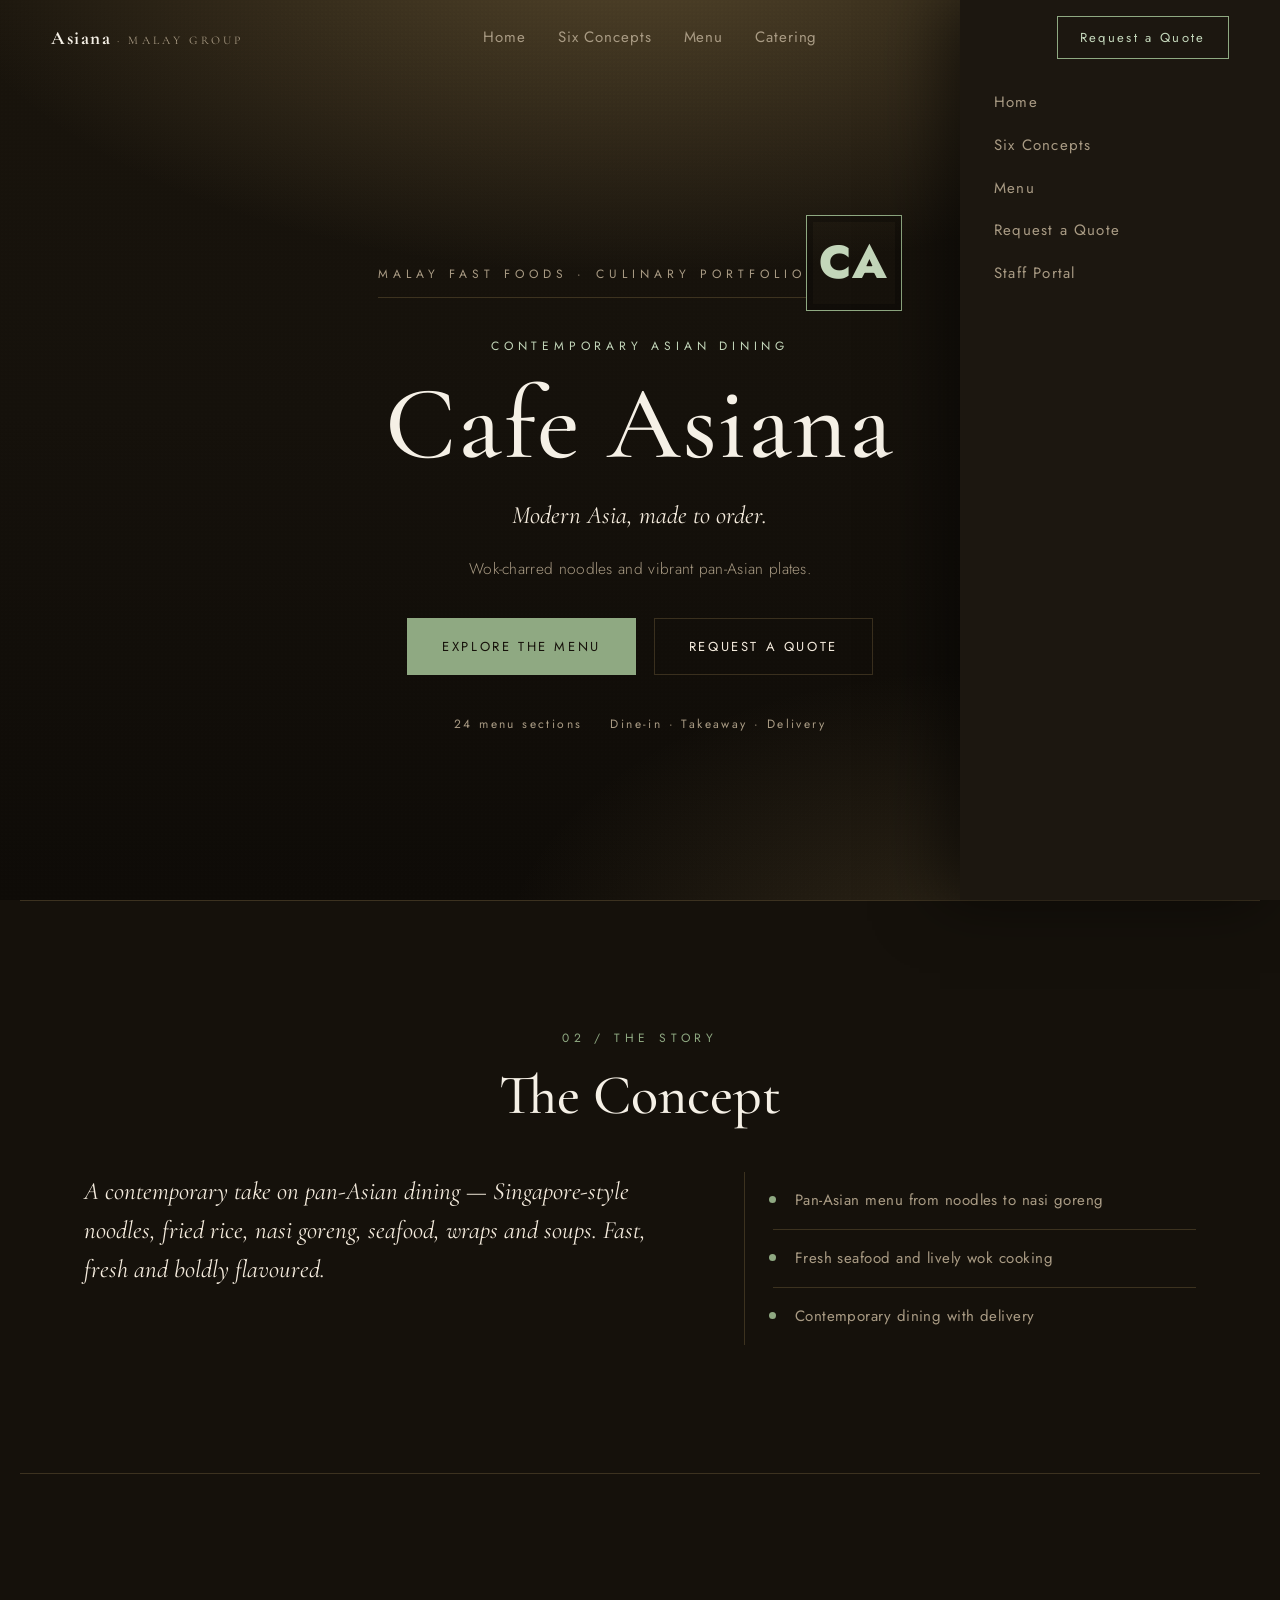
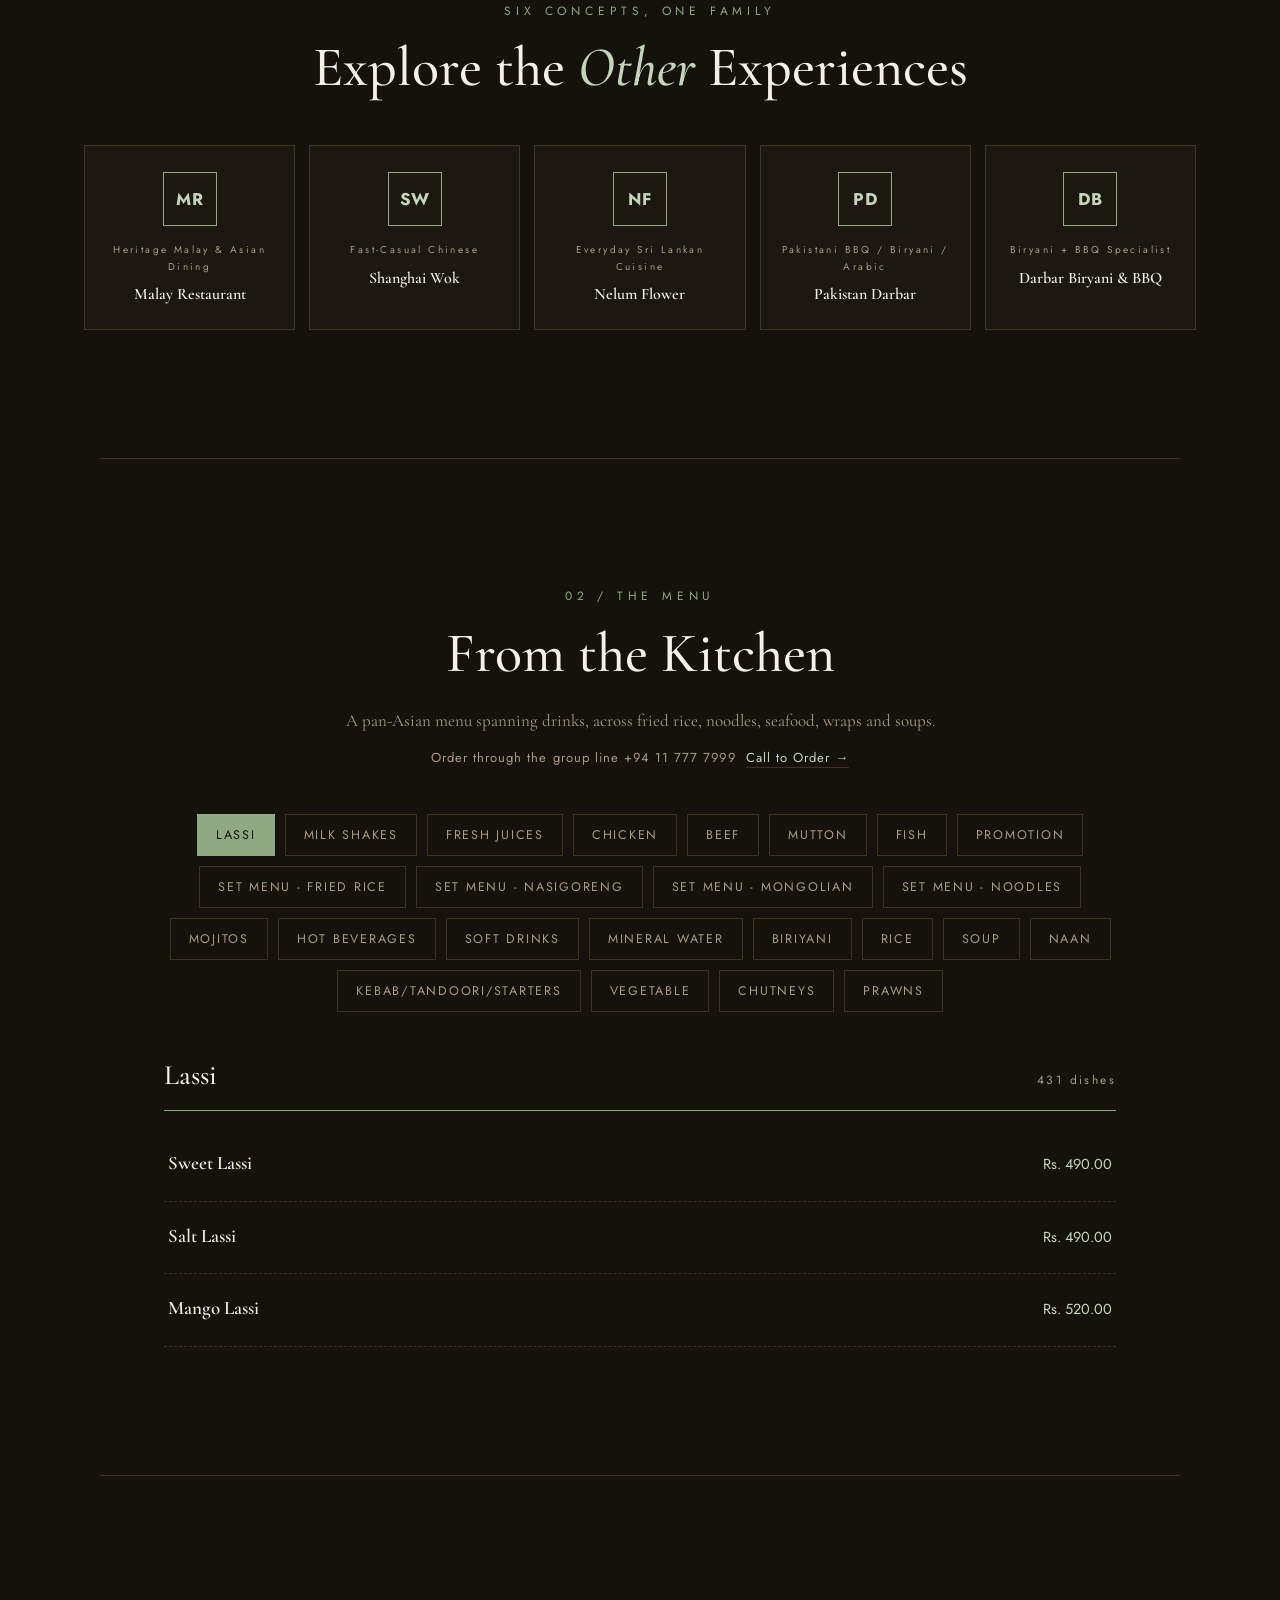
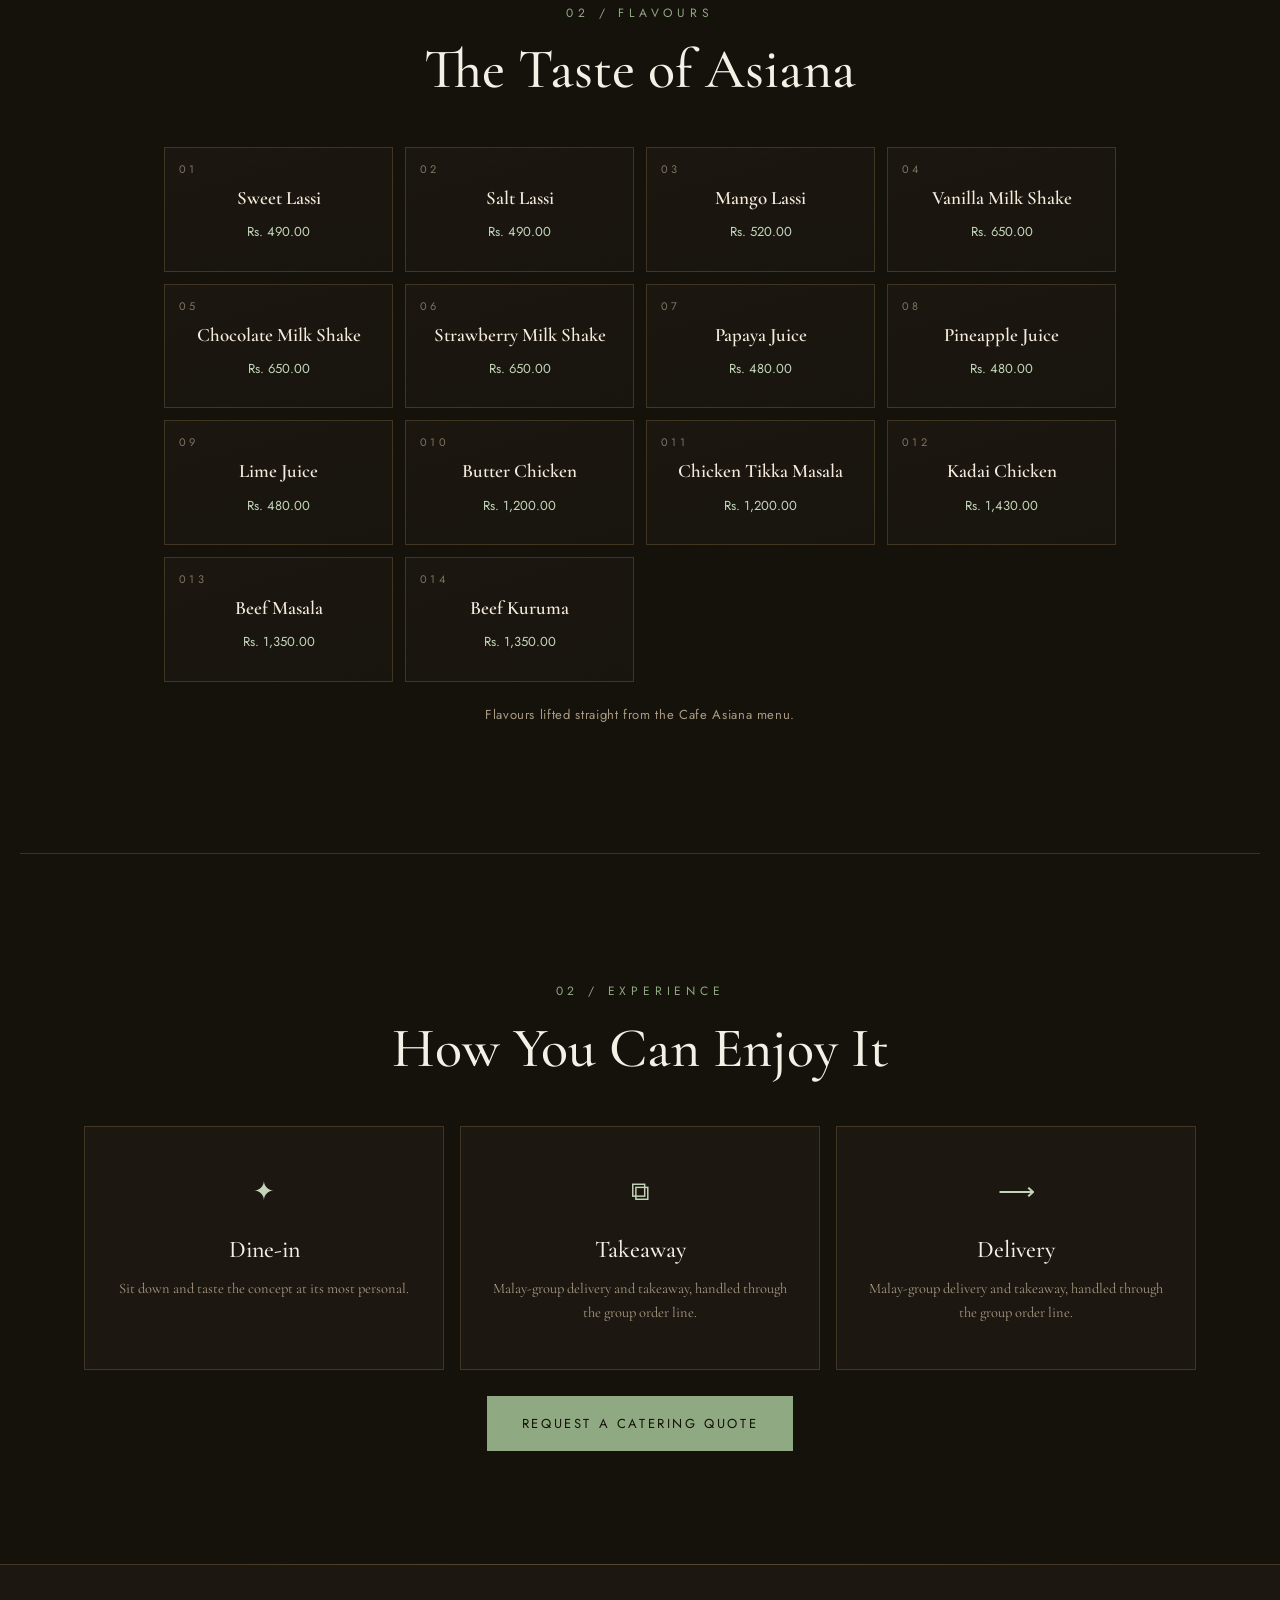
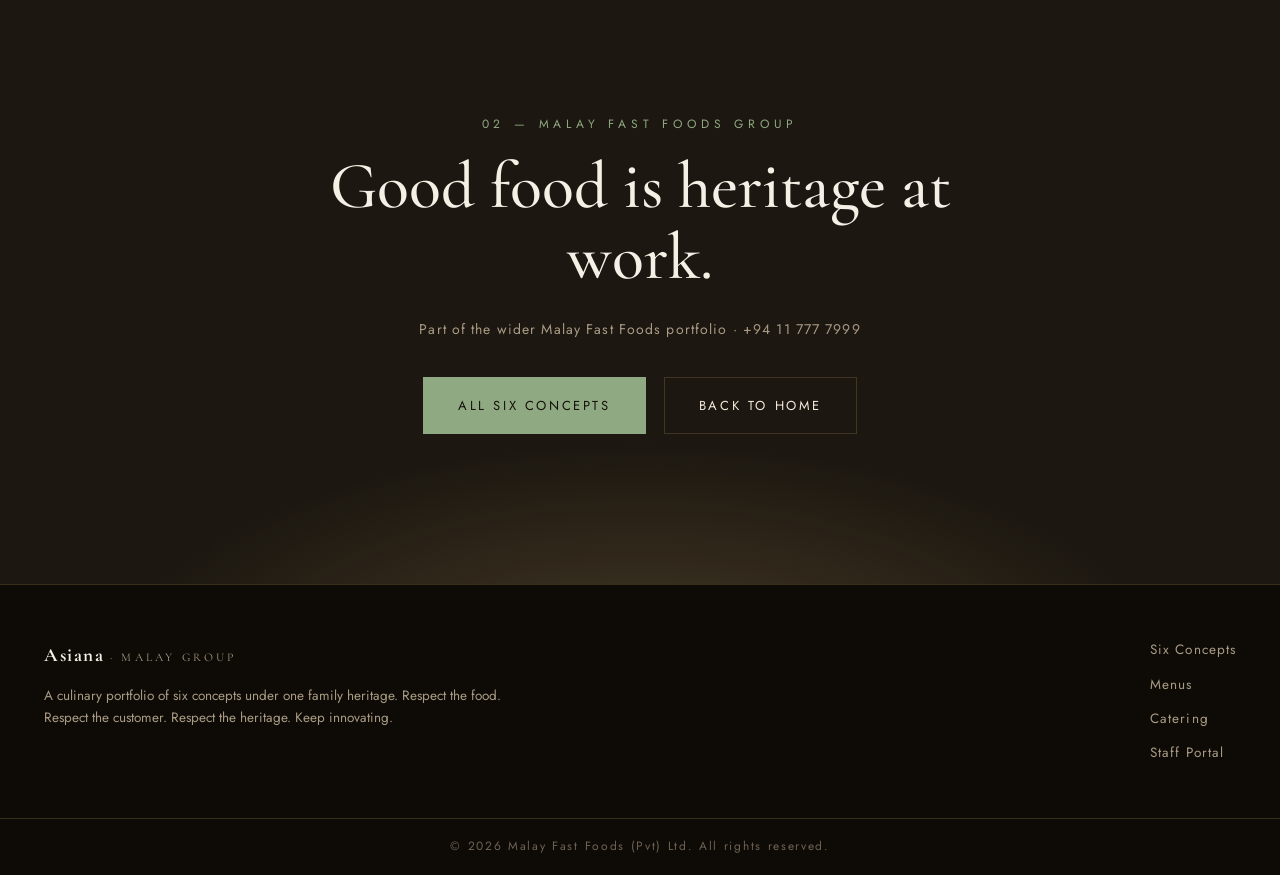
<file: cafe-asiana/index.html>
<!DOCTYPE html>
<html lang="en">
<head>
<meta charset="UTF-8">
<meta name="viewport" content="width=device-width, initial-scale=1.0">
<title>Cafe Asiana — Contemporary Asian Dining | Malay Fast Foods</title>
<meta name="description" content="A contemporary pan-Asian concept from the Malay Fast Foods portfolio — Singapore noodles, nasi goreng, seafood, wraps and soups, cooked fast and fresh.">
<link rel="icon" href="data:image/svg+xml,<svg xmlns='http://www.w3.org/2000/svg' viewBox='0 0 100 100'><text y='.9em' font-size='90'>&#127836;</text></svg>">
<link rel="preconnect" href="https://fonts.googleapis.com">
<link rel="preconnect" href="https://fonts.gstatic.com" crossorigin>
<link rel="stylesheet" href="https://fonts.googleapis.com/css2?family=Cormorant+Garamond:ital,wght@0,400;0,500;0,600;1,400;1,500&family=Jost:wght@300;400;500;600&display=swap">
<link rel="stylesheet" href="/css/brand.css">
<script>window.BRAND = 'cafe-asiana';</script>
<script src="/js/brand-data.js"></script>
<script src="/js/menu-data.js"></script>
<script src="/js/brand.js"></script>
</head>
<body>
<div id="brandRoot"></div>
</body>
</html>
</file>
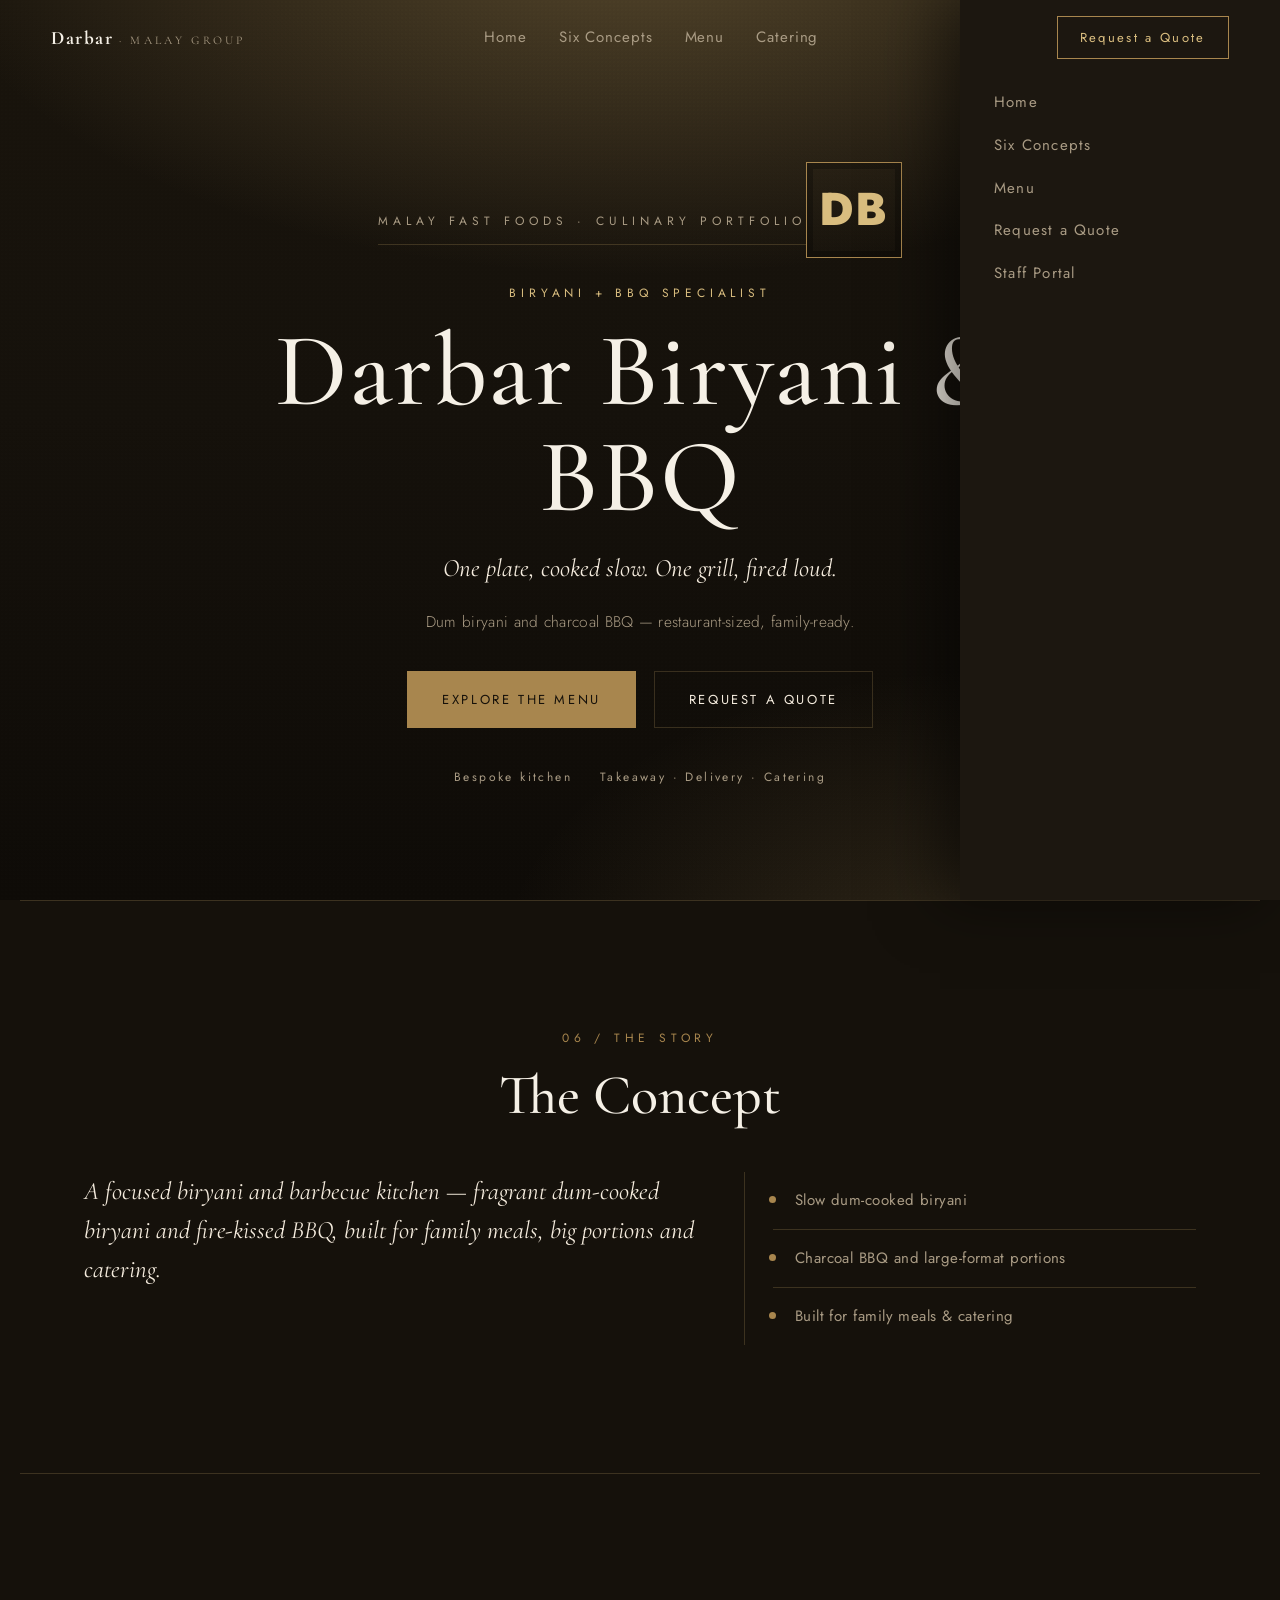
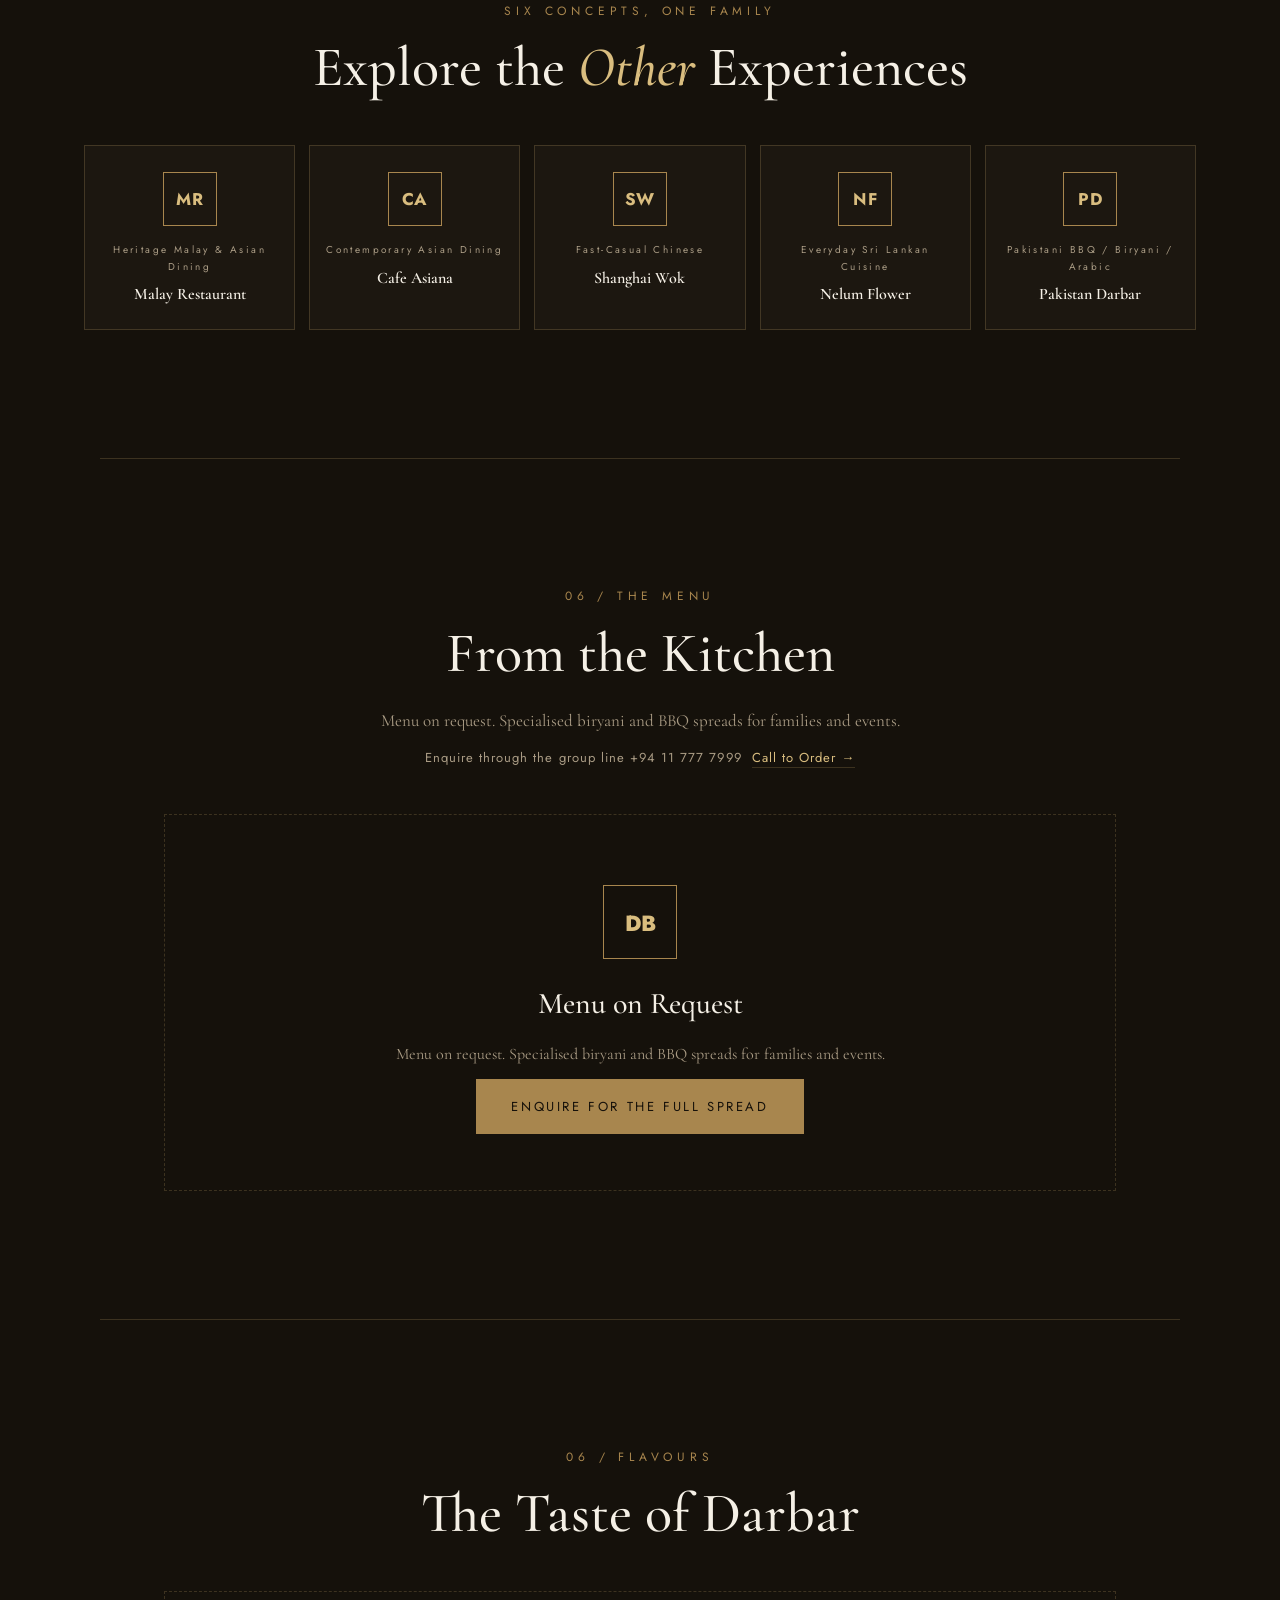
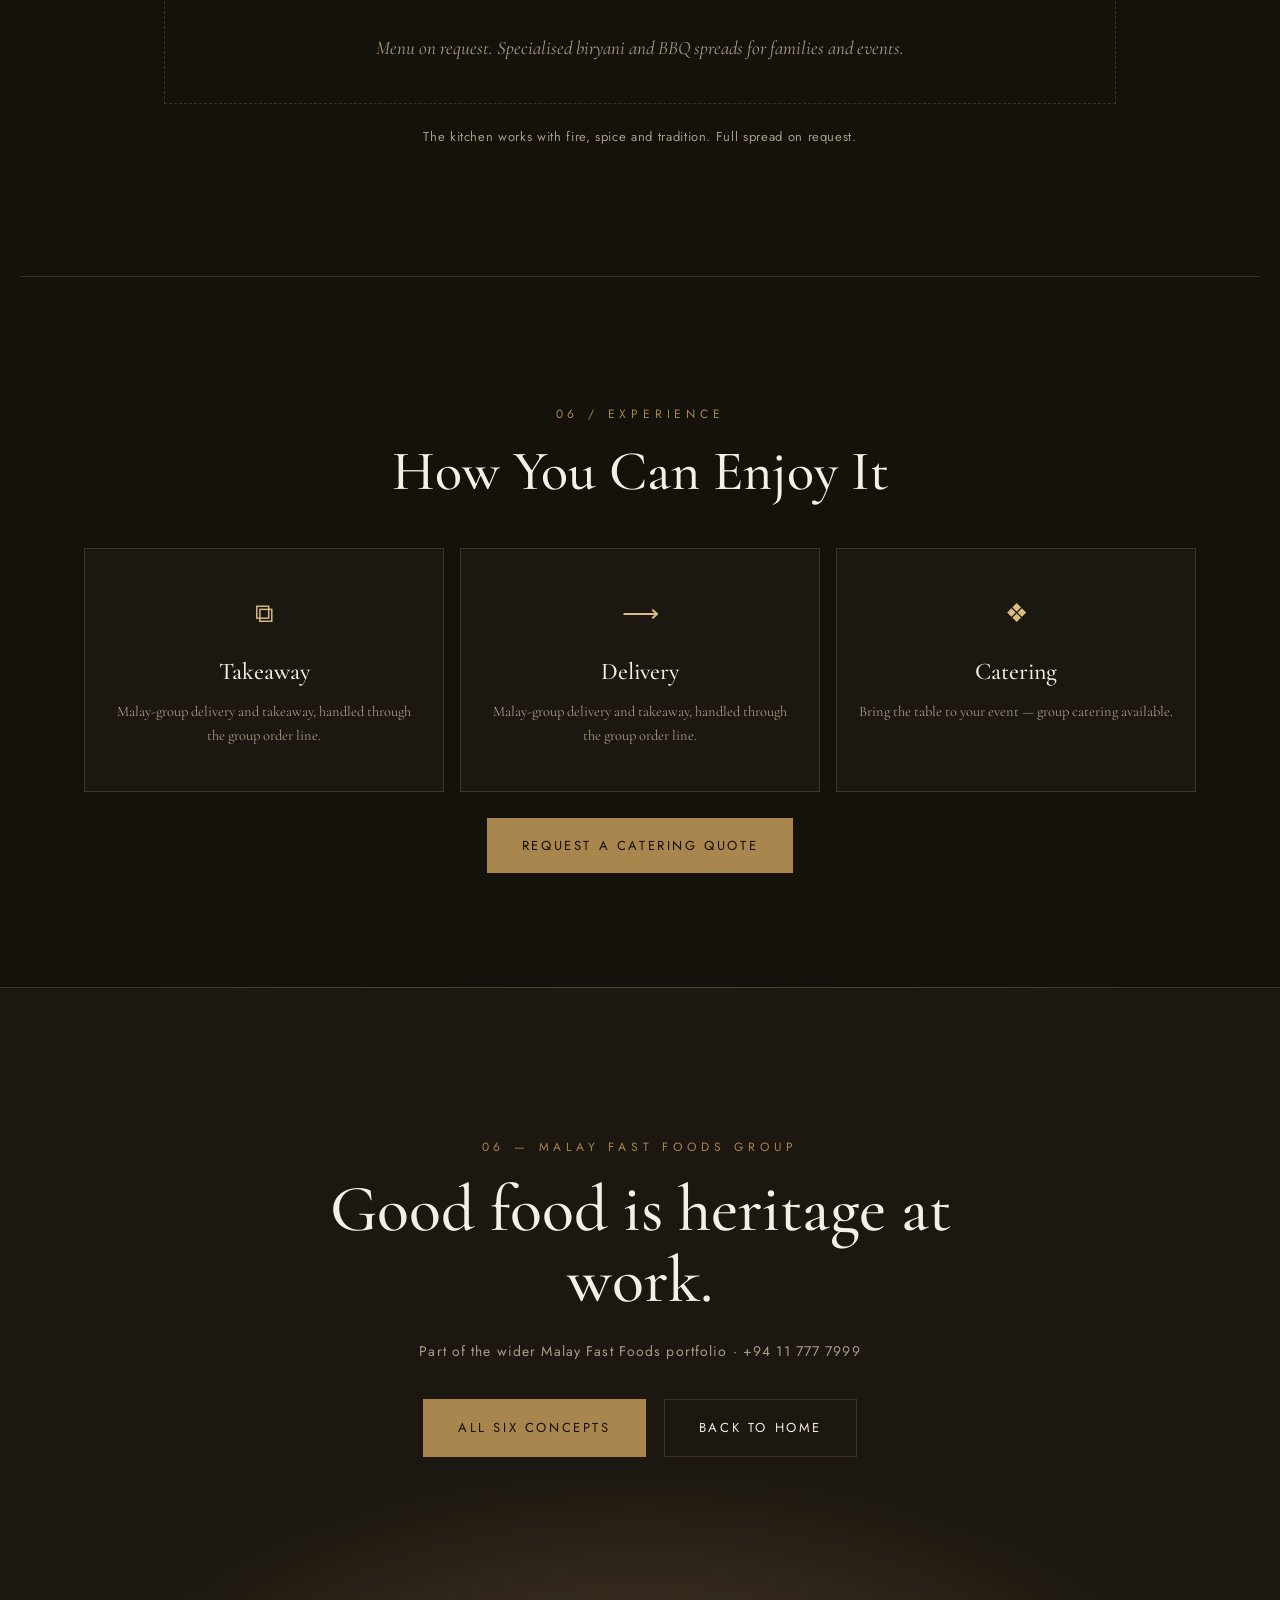
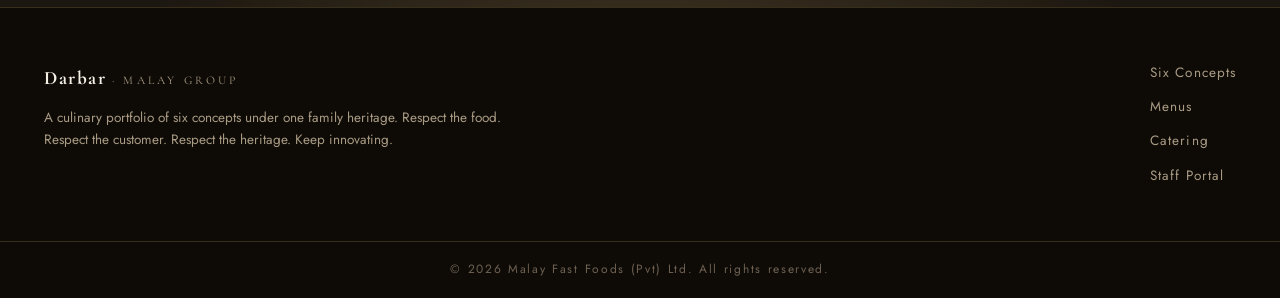
<file: darbar-biryani-bbq/index.html>
<!DOCTYPE html>
<html lang="en">
<head>
<meta charset="UTF-8">
<meta name="viewport" content="width=device-width, initial-scale=1.0">
<title>Darbar Biryani &amp; BBQ — Biryani + BBQ Specialist | Malay Fast Foods</title>
<meta name="description" content="A biryani and barbecue specialist concept from the Malay Fast Foods portfolio — slow dum-cooked biryani and charcoal BBQ for families, big portions and catering.">
<link rel="icon" href="data:image/svg+xml,<svg xmlns='http://www.w3.org/2000/svg' viewBox='0 0 100 100'><text y='.9em' font-size='90'>&#127859;</text></svg>">
<link rel="preconnect" href="https://fonts.googleapis.com">
<link rel="preconnect" href="https://fonts.gstatic.com" crossorigin>
<link rel="stylesheet" href="https://fonts.googleapis.com/css2?family=Cormorant+Garamond:ital,wght@0,400;0,500;0,600;1,400;1,500&family=Jost:wght@300;400;500;600&display=swap">
<link rel="stylesheet" href="/css/brand.css">
<script>window.BRAND = 'darbar-biryani-bbq';</script>
<script src="/js/brand-data.js"></script>
<script src="/js/menu-data.js"></script>
<script src="/js/brand.js"></script>
</head>
<body>
<div id="brandRoot"></div>
</body>
</html>
</file>
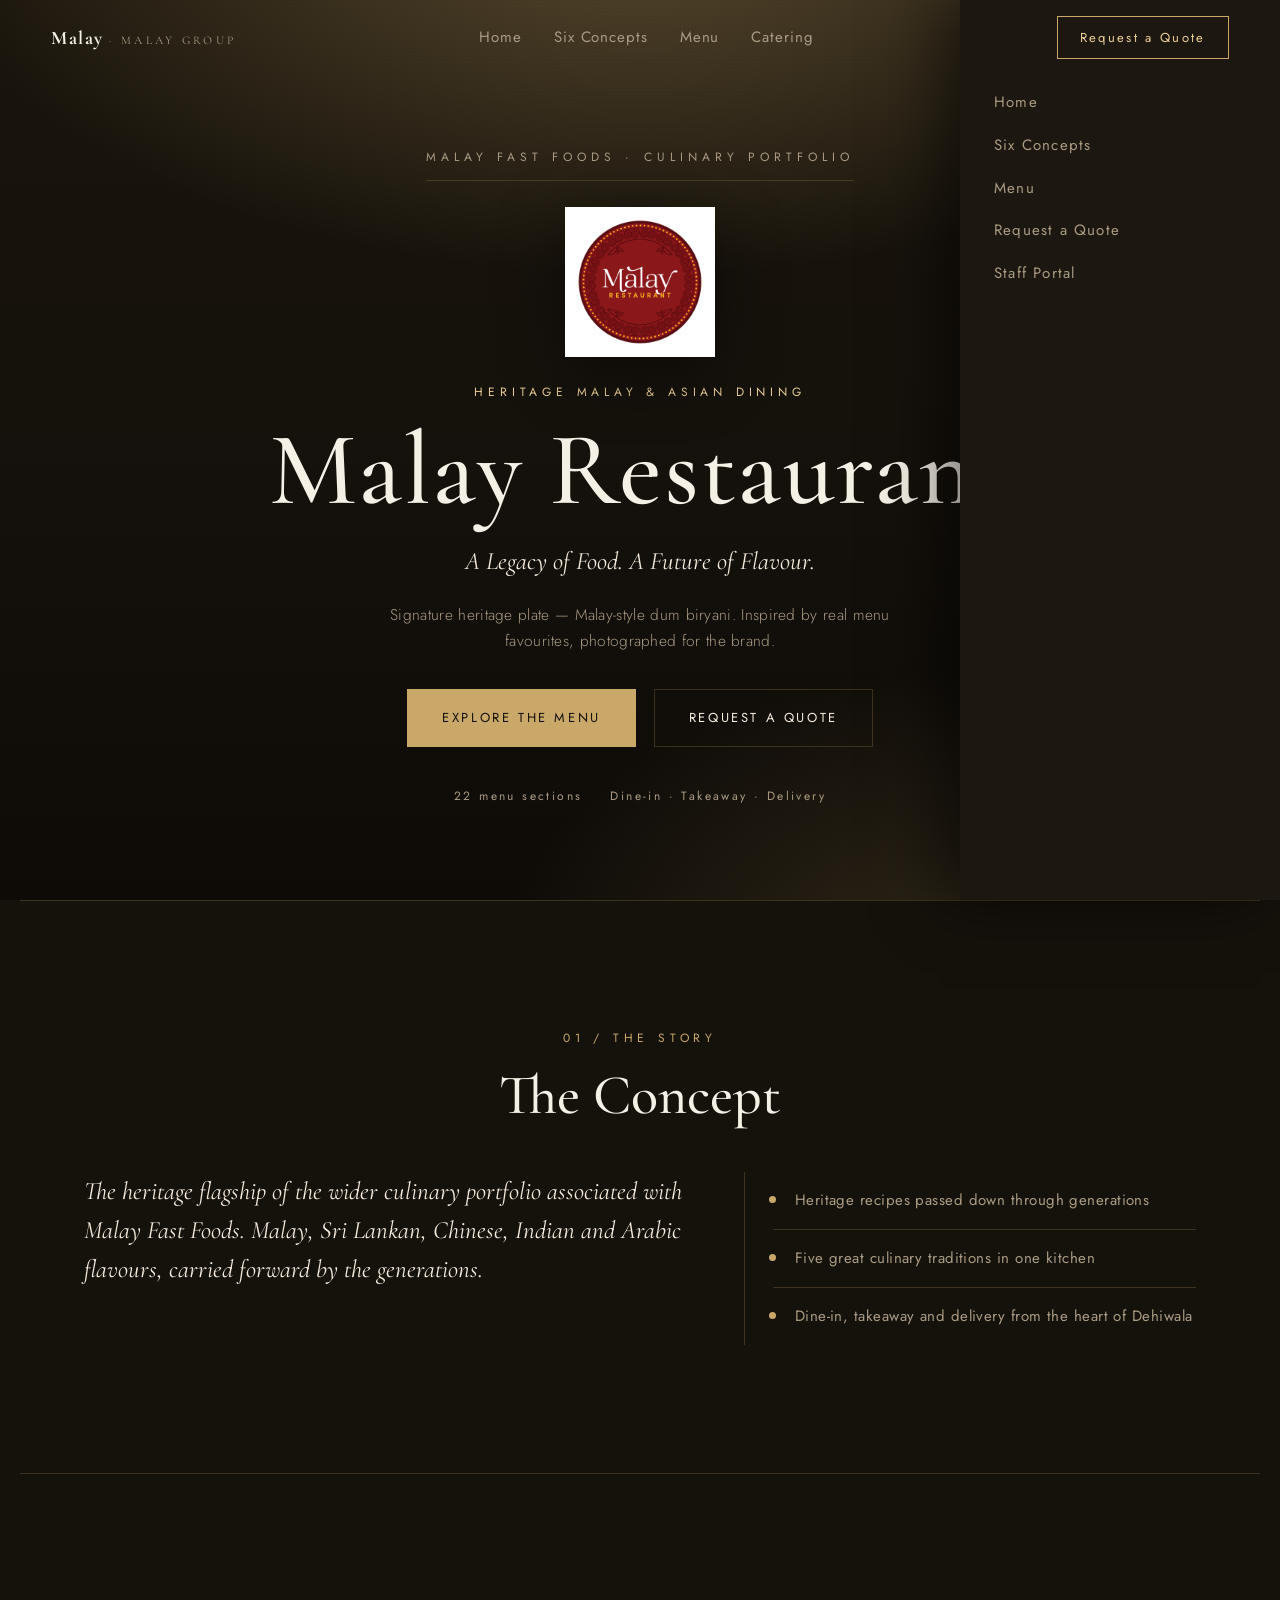
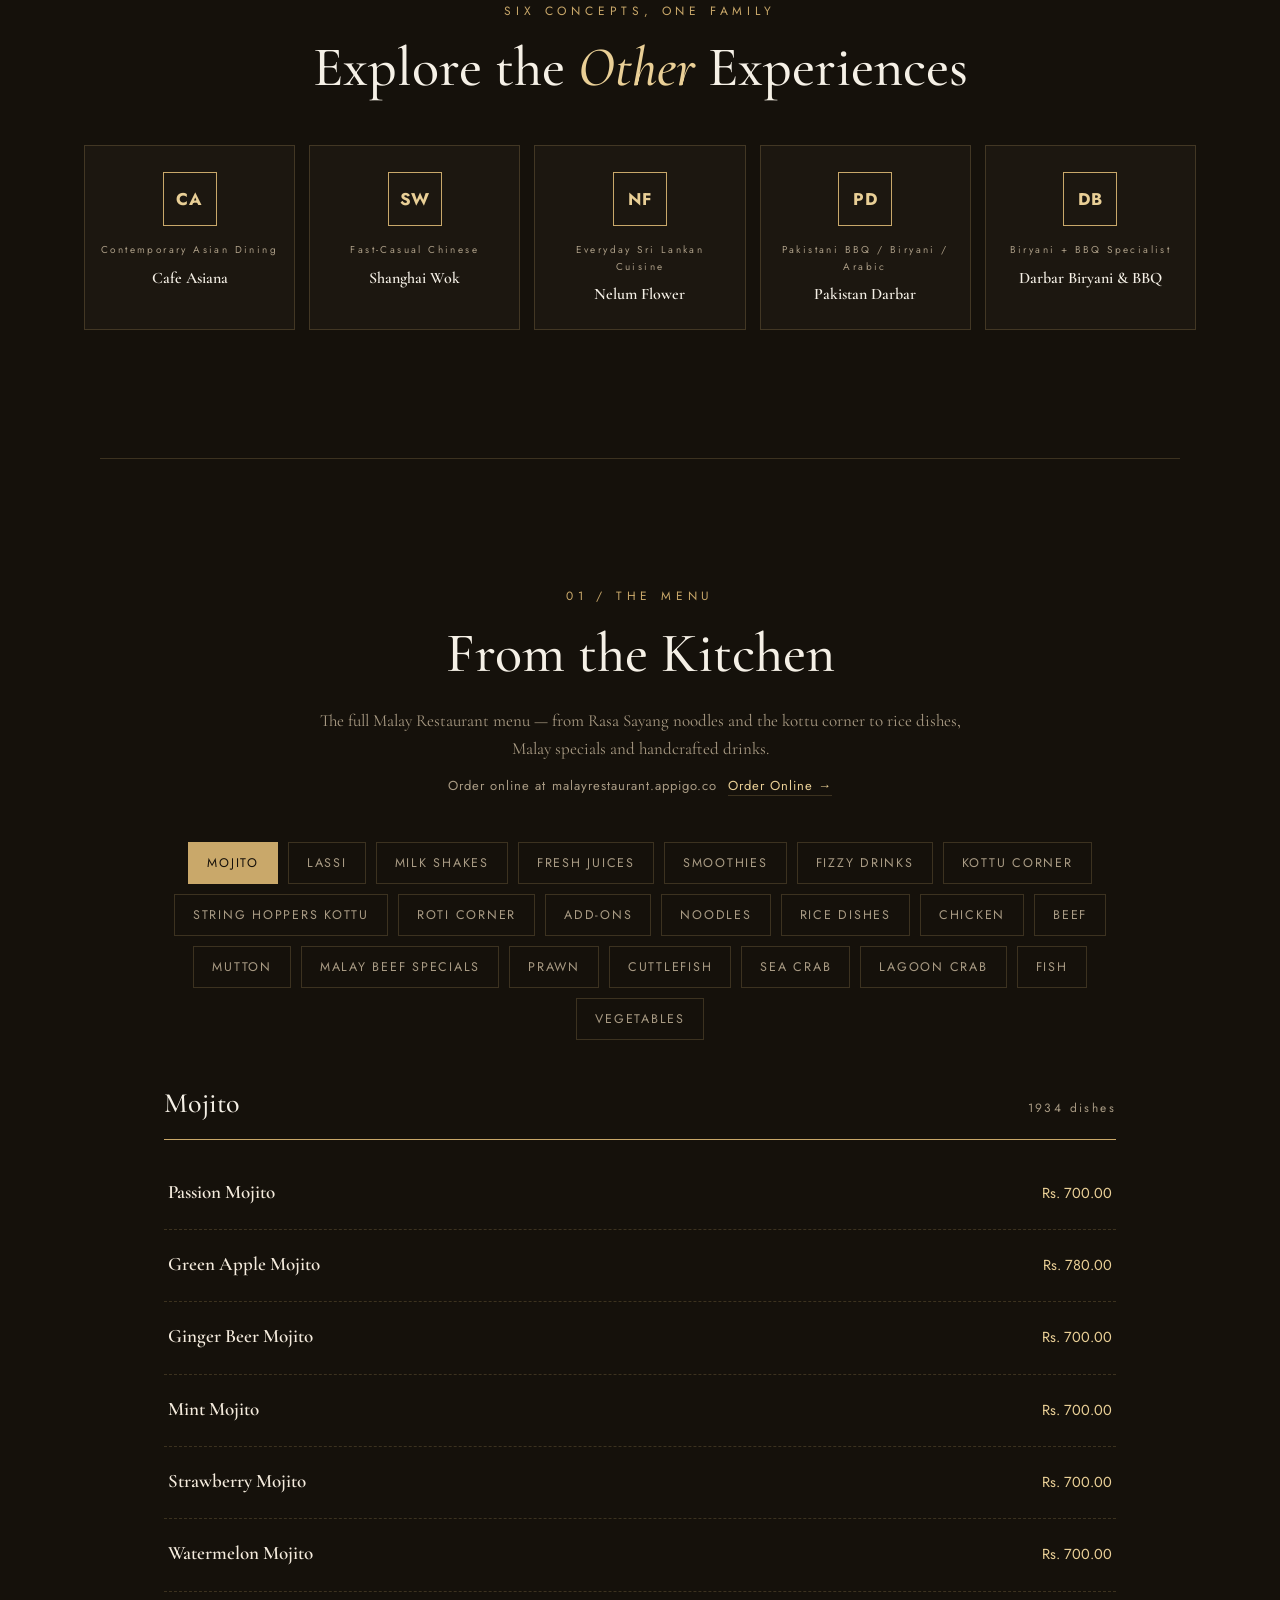
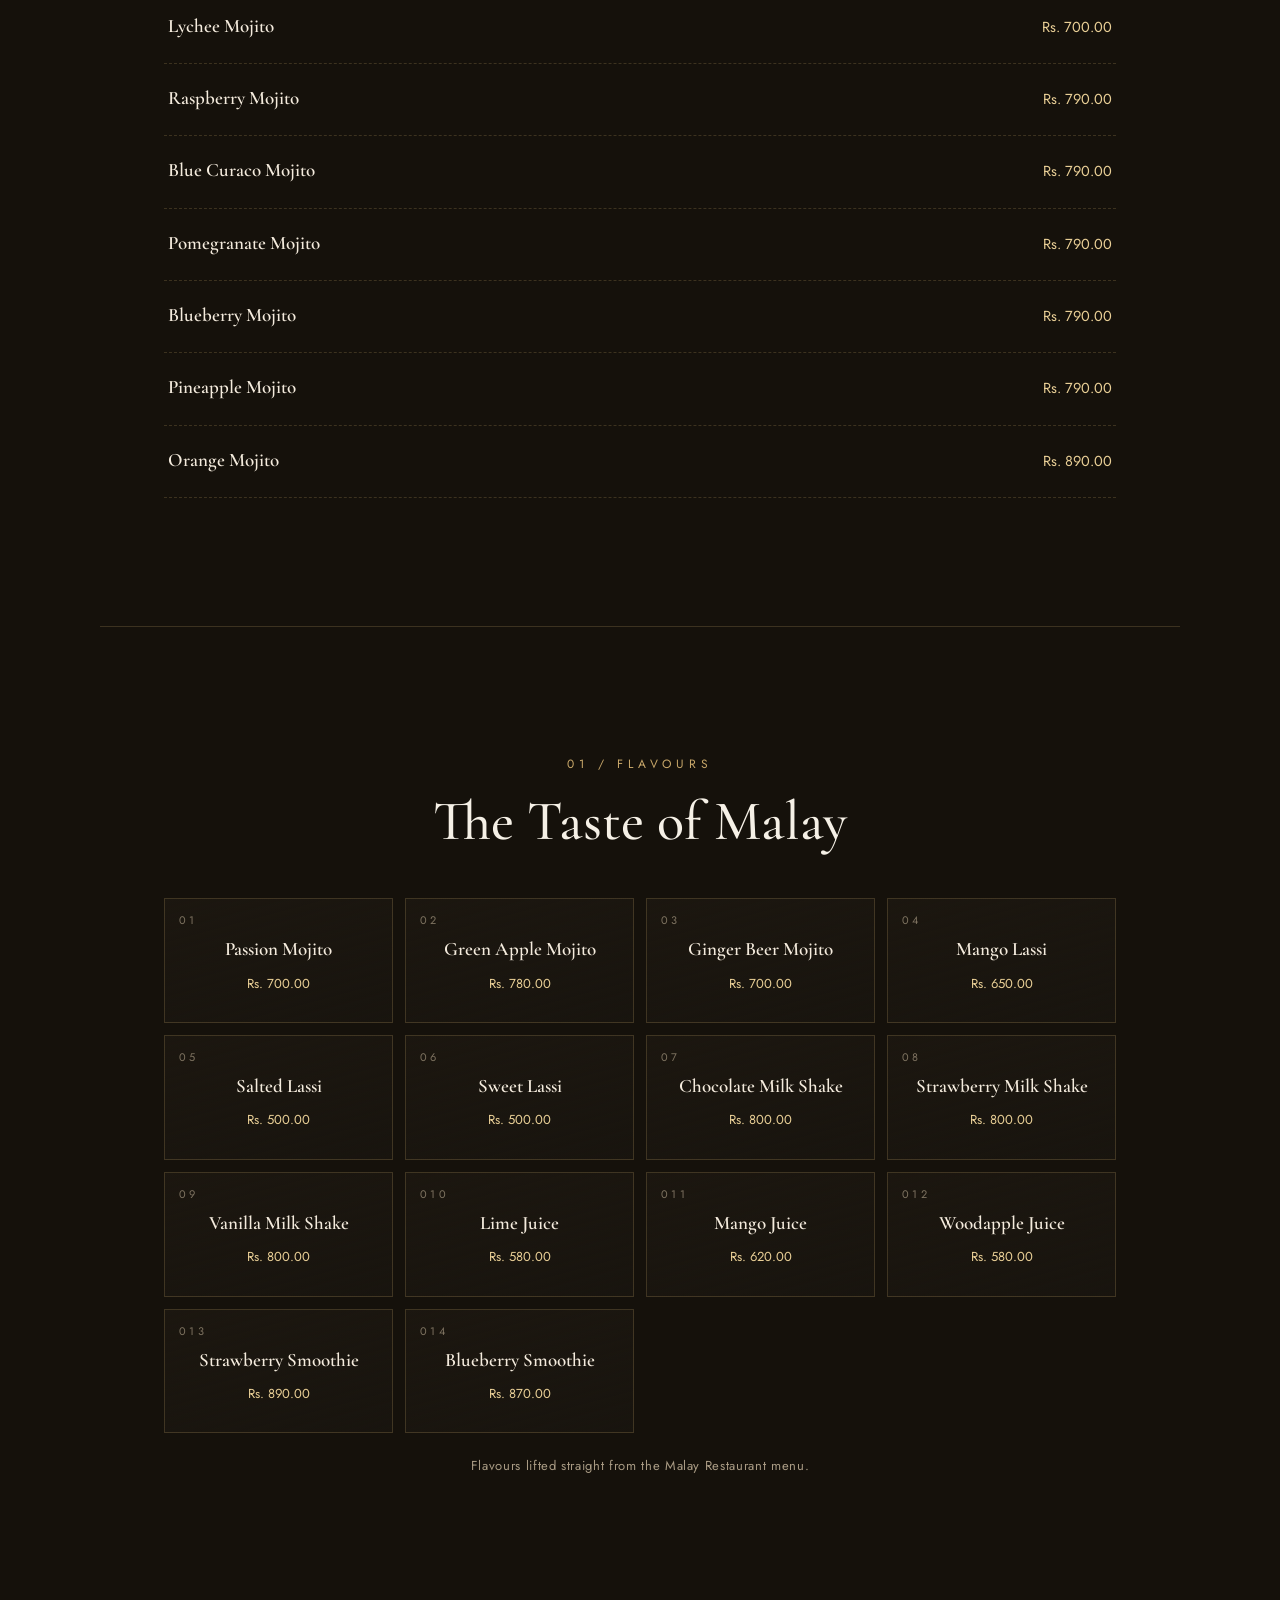
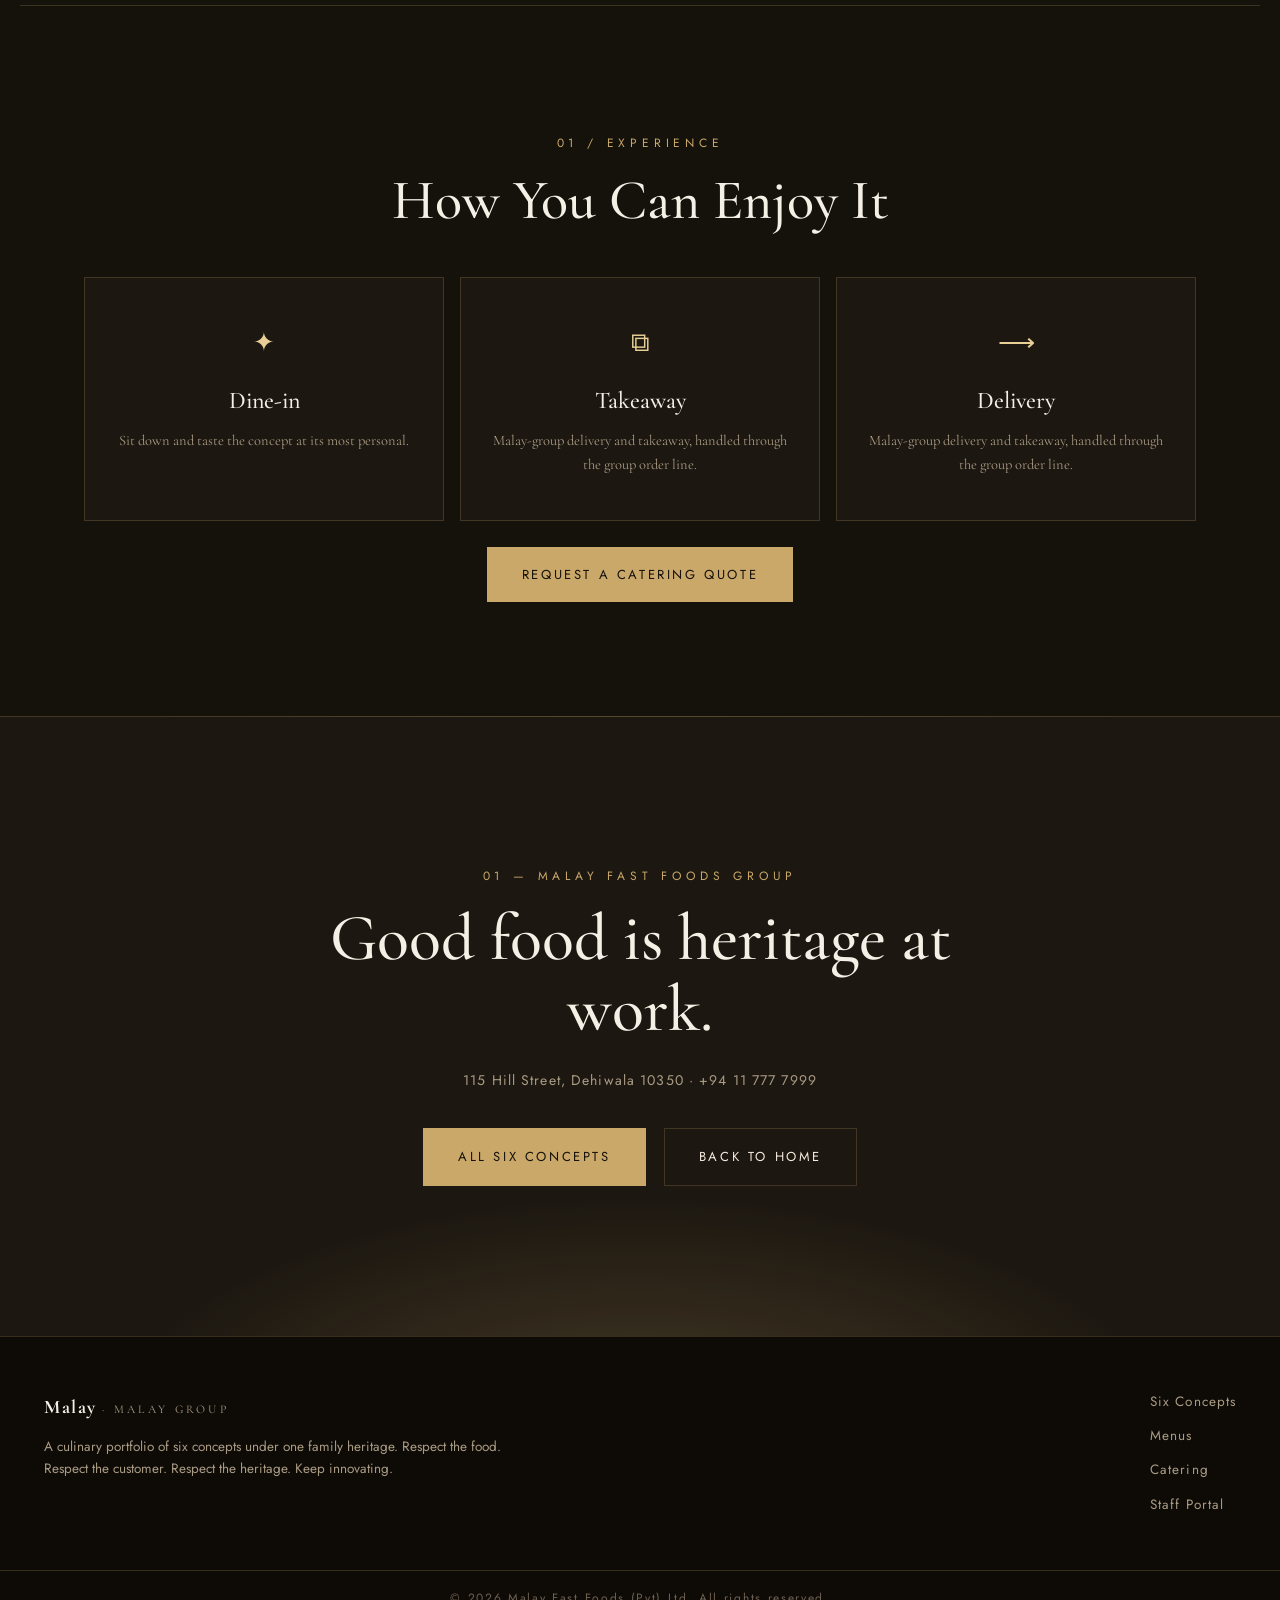
<file: malay-restaurant/index.html>
<!DOCTYPE html>
<html lang="en">
<head>
<meta charset="UTF-8">
<meta name="viewport" content="width=device-width, initial-scale=1.0">
<title>Malay Restaurant — Heritage Malay &amp; Asian Dining | Malay Fast Foods</title>
<meta name="description" content="The heritage flagship of the Malay Fast Foods portfolio. Malay, Sri Lankan, Chinese, Indian and Arabic flavours, served in Dehiwala since the family tradition began.">
<link rel="icon" href="data:image/svg+xml,<svg xmlns='http://www.w3.org/2000/svg' viewBox='0 0 100 100'><text y='.9em' font-size='90'>&#127858;</text></svg>">
<link rel="preconnect" href="https://fonts.googleapis.com">
<link rel="preconnect" href="https://fonts.gstatic.com" crossorigin>
<link rel="stylesheet" href="https://fonts.googleapis.com/css2?family=Cormorant+Garamond:ital,wght@0,400;0,500;0,600;1,400;1,500&family=Jost:wght@300;400;500;600&display=swap">
<link rel="stylesheet" href="/css/brand.css">
<script>window.BRAND = 'malay-restaurant';</script>
<script src="/js/brand-data.js"></script>
<script src="/js/menu-data.js"></script>
<script src="/js/brand.js"></script>
</head>
<body>
<div id="brandRoot"></div>
</body>
</html>
</file>
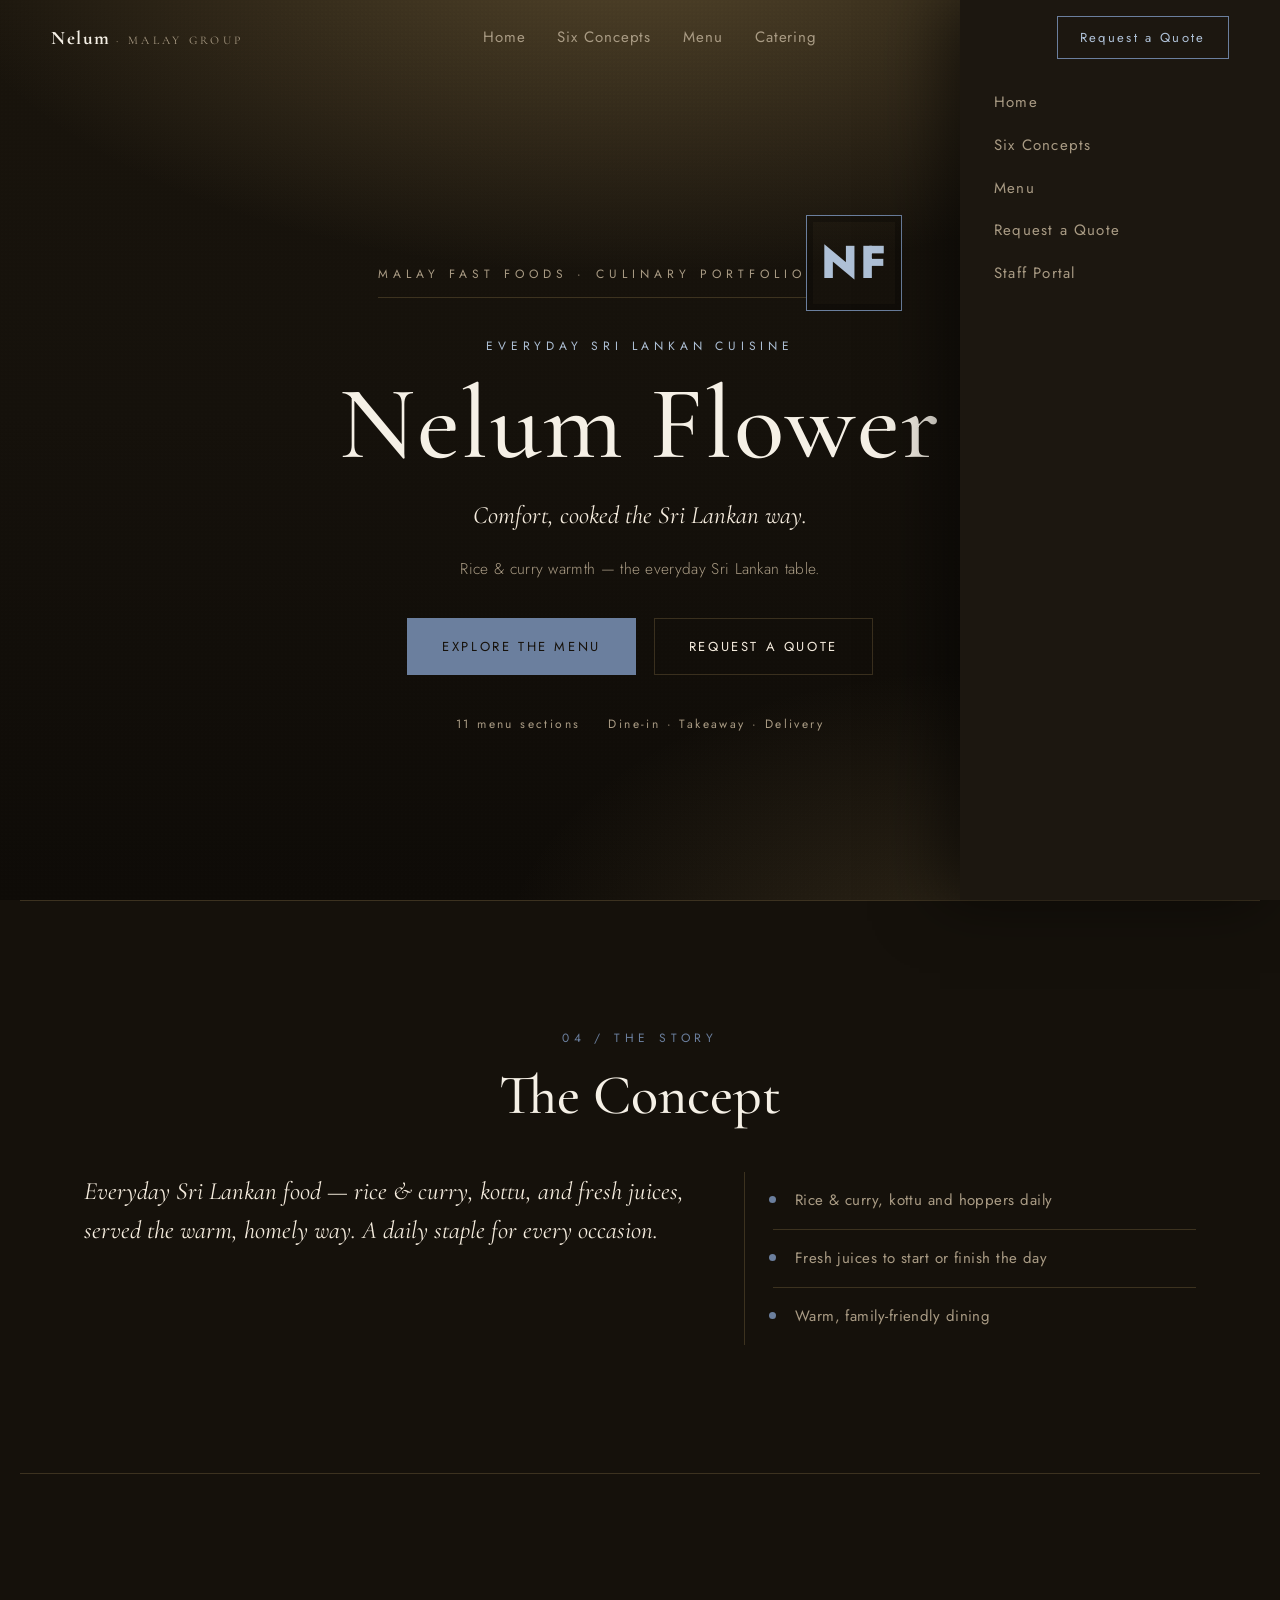
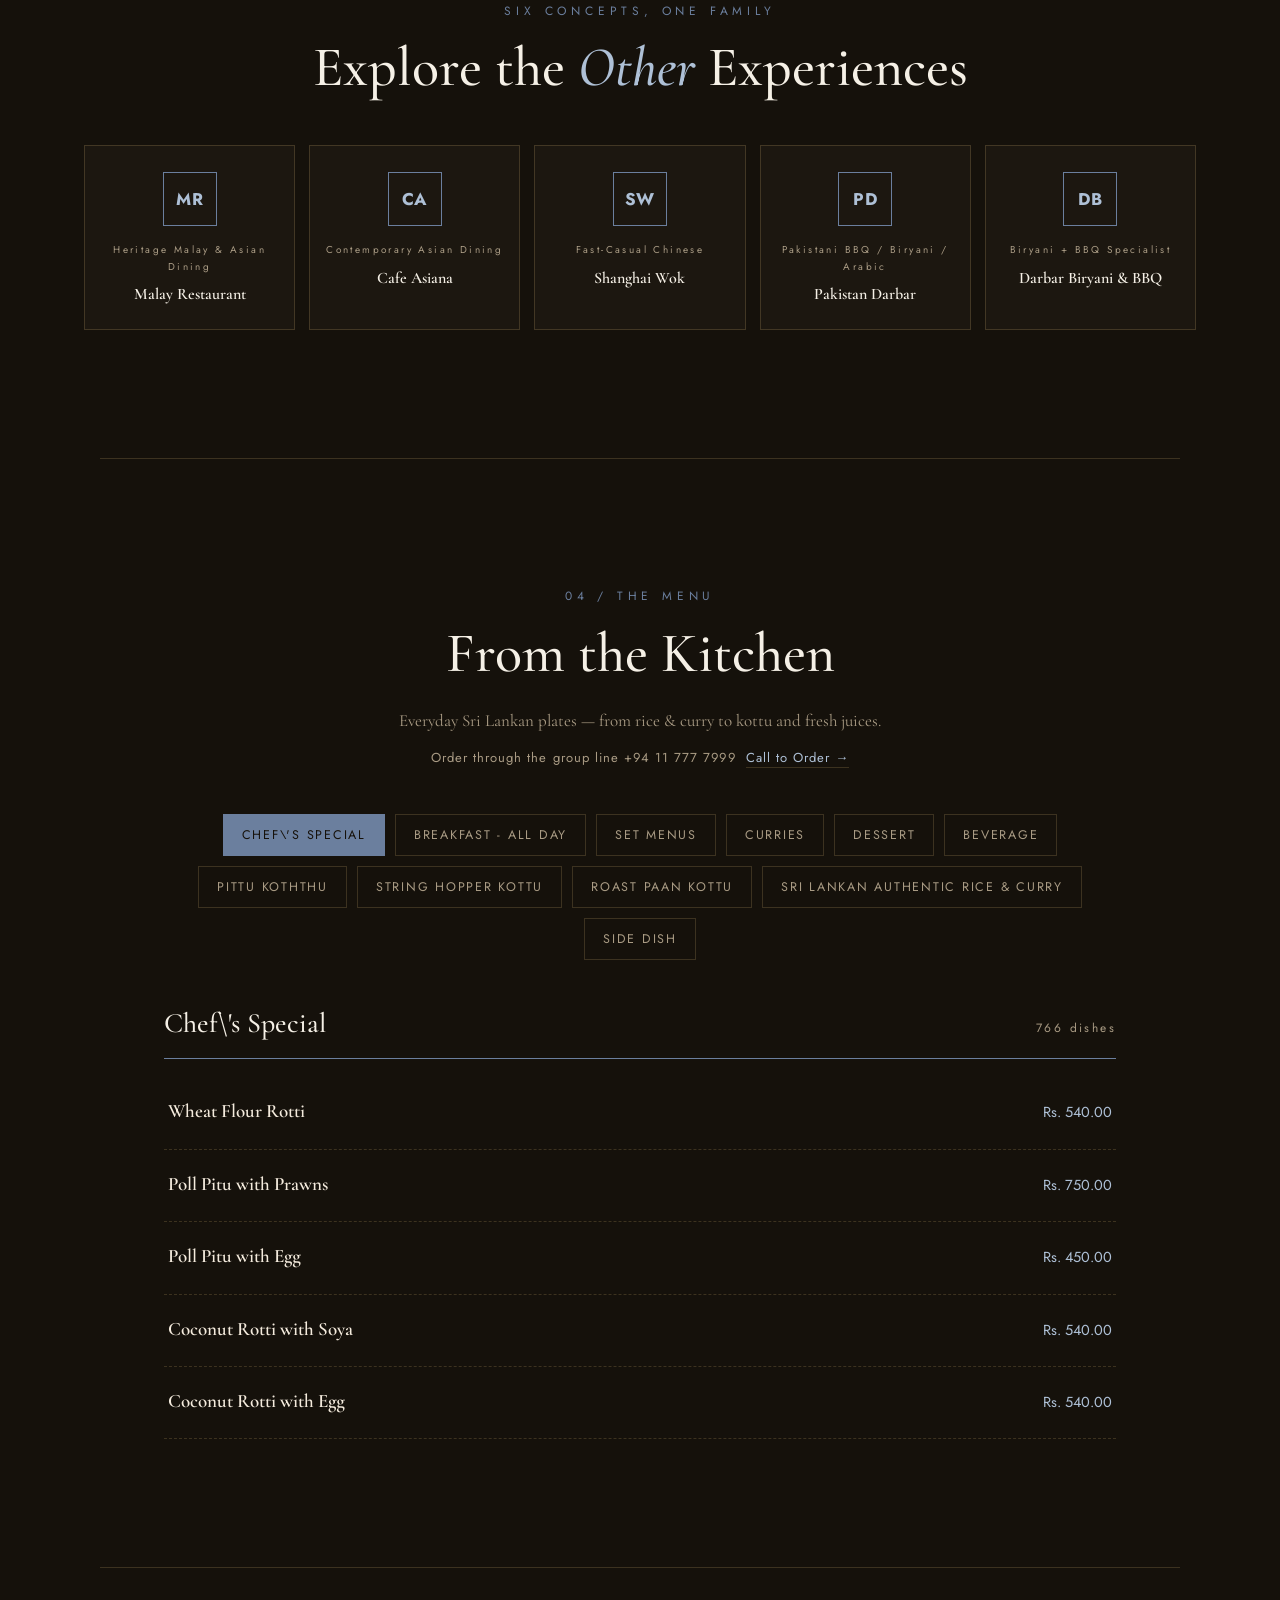
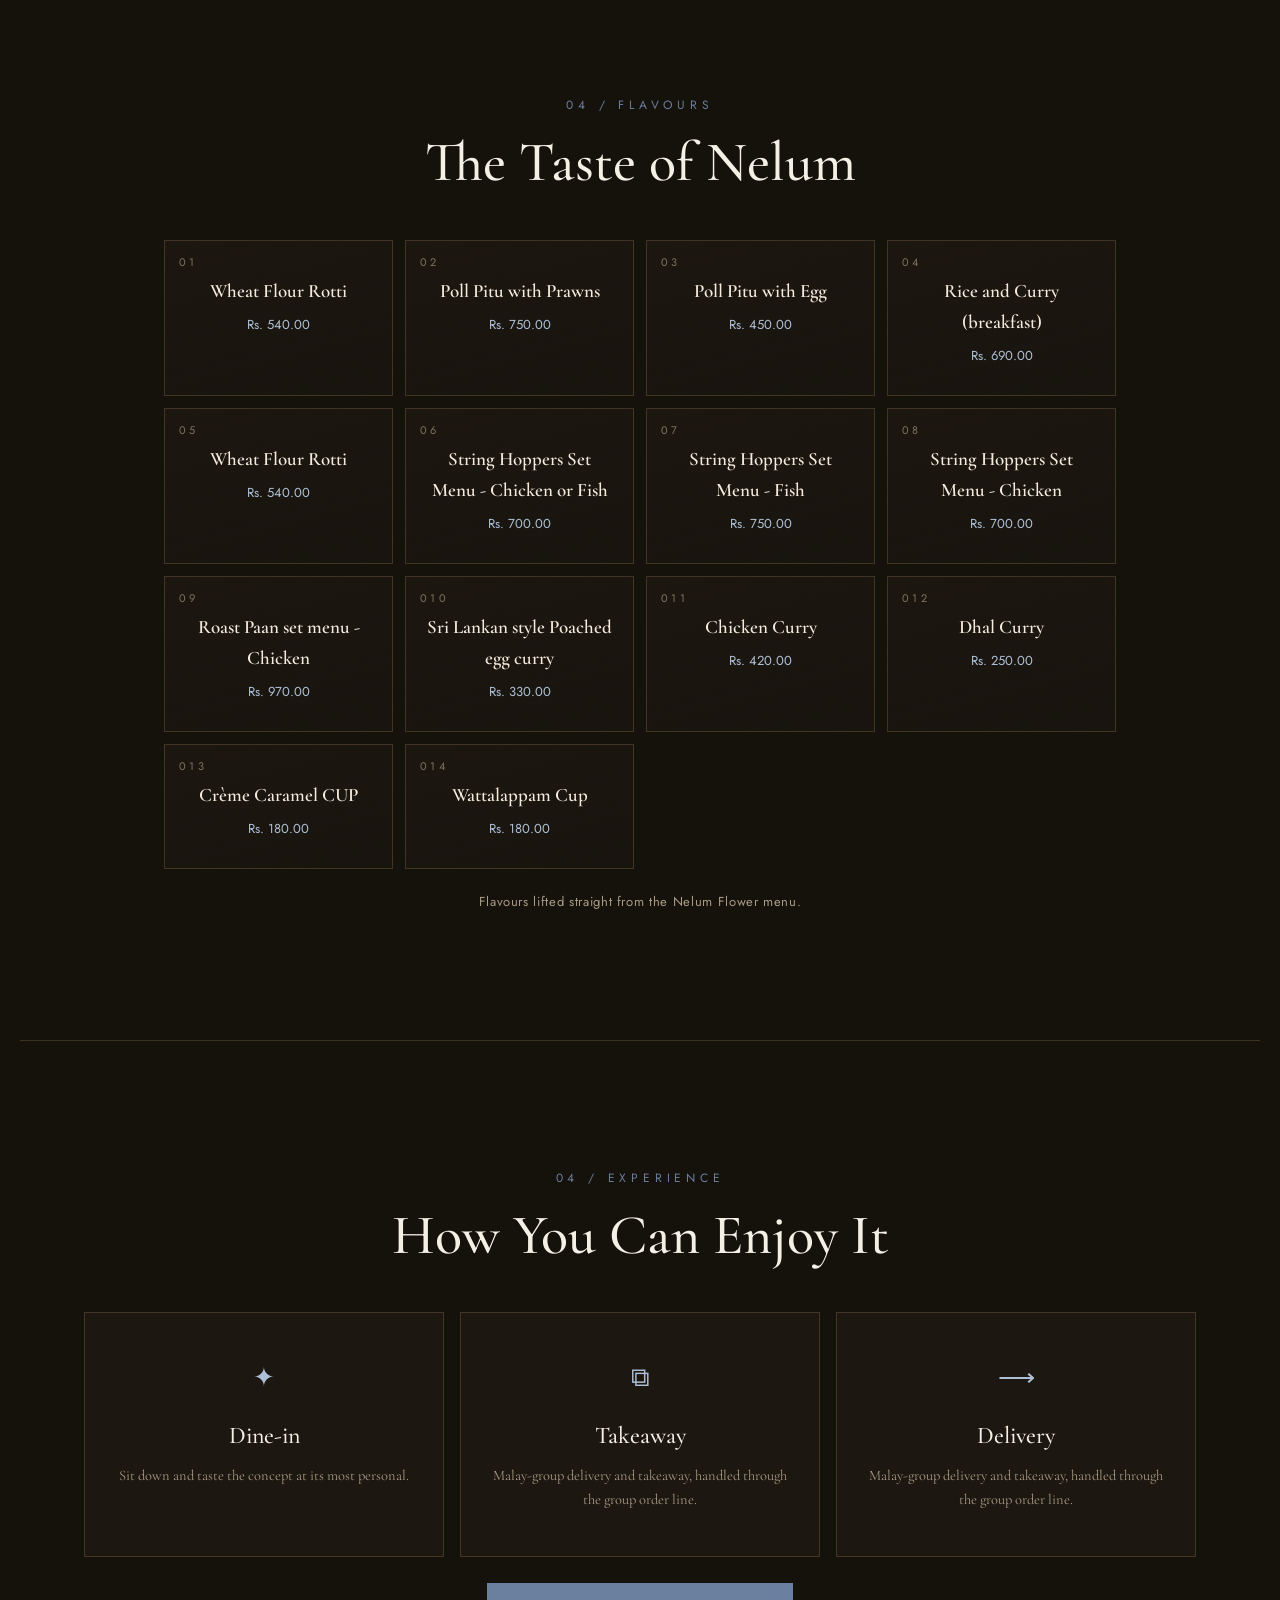
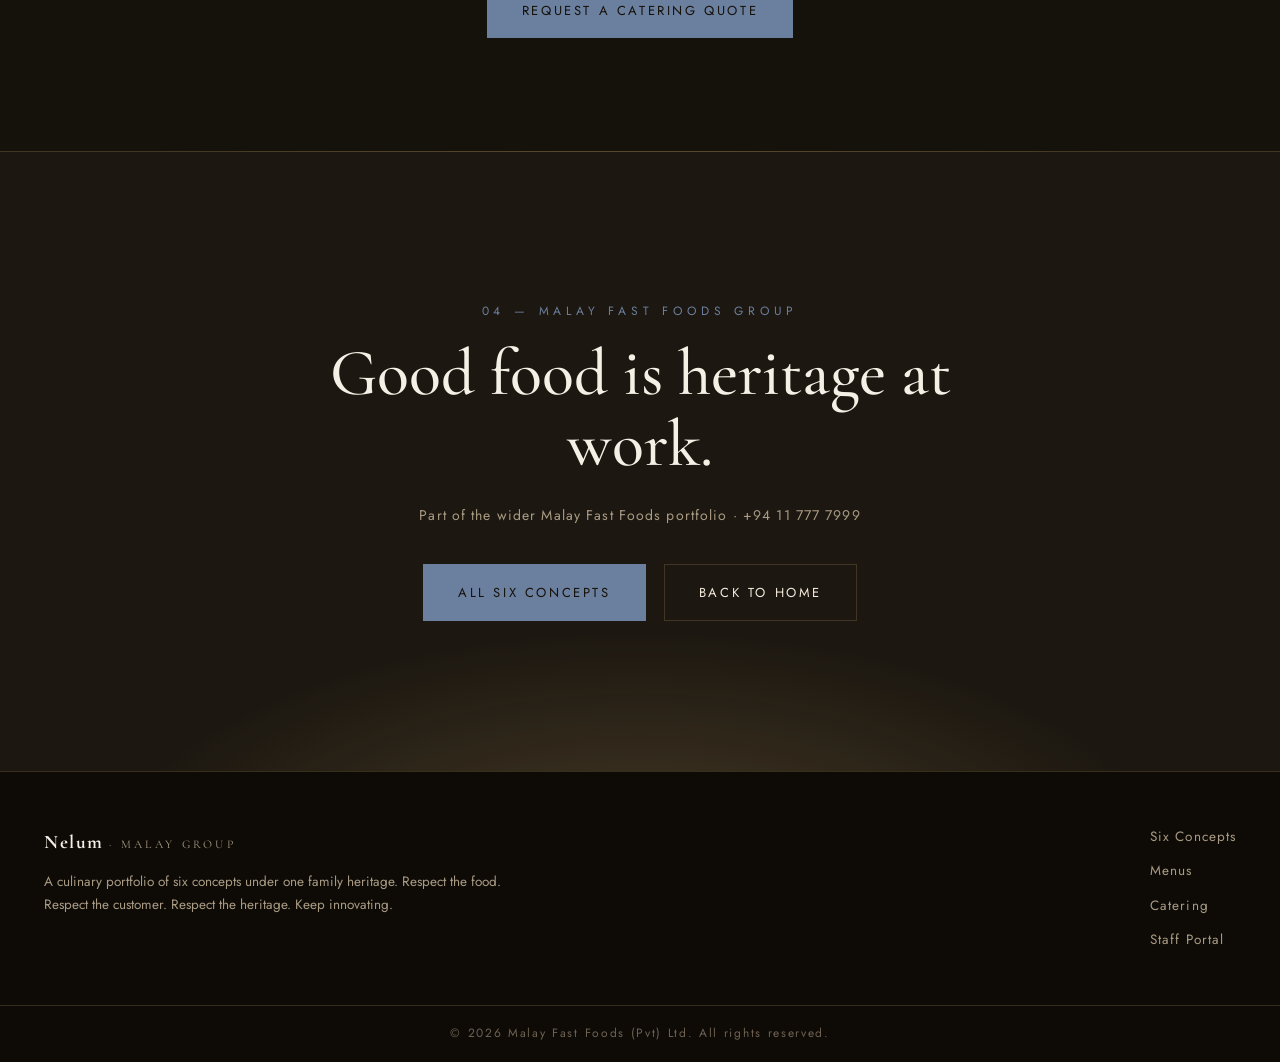
<file: nelum-flower/index.html>
<!DOCTYPE html>
<html lang="en">
<head>
<meta charset="UTF-8">
<meta name="viewport" content="width=device-width, initial-scale=1.0">
<title>Nelum Flower — Everyday Sri Lankan Cuisine | Malay Fast Foods</title>
<meta name="description" content="An everyday Sri Lankan concept from the Malay Fast Foods portfolio — rice &amp; curry, kottu, hoppers and fresh juices, served the warm, homely way.">
<link rel="icon" href="data:image/svg+xml,<svg xmlns='http://www.w3.org/2000/svg' viewBox='0 0 100 100'><text y='.9em' font-size='90'>&#127834;</text></svg>">
<link rel="preconnect" href="https://fonts.googleapis.com">
<link rel="preconnect" href="https://fonts.gstatic.com" crossorigin>
<link rel="stylesheet" href="https://fonts.googleapis.com/css2?family=Cormorant+Garamond:ital,wght@0,400;0,500;0,600;1,400;1,500&family=Jost:wght@300;400;500;600&display=swap">
<link rel="stylesheet" href="/css/brand.css">
<script>window.BRAND = 'nelum-flower';</script>
<script src="/js/brand-data.js"></script>
<script src="/js/menu-data.js"></script>
<script src="/js/brand.js"></script>
</head>
<body>
<div id="brandRoot"></div>
</body>
</html>
</file>
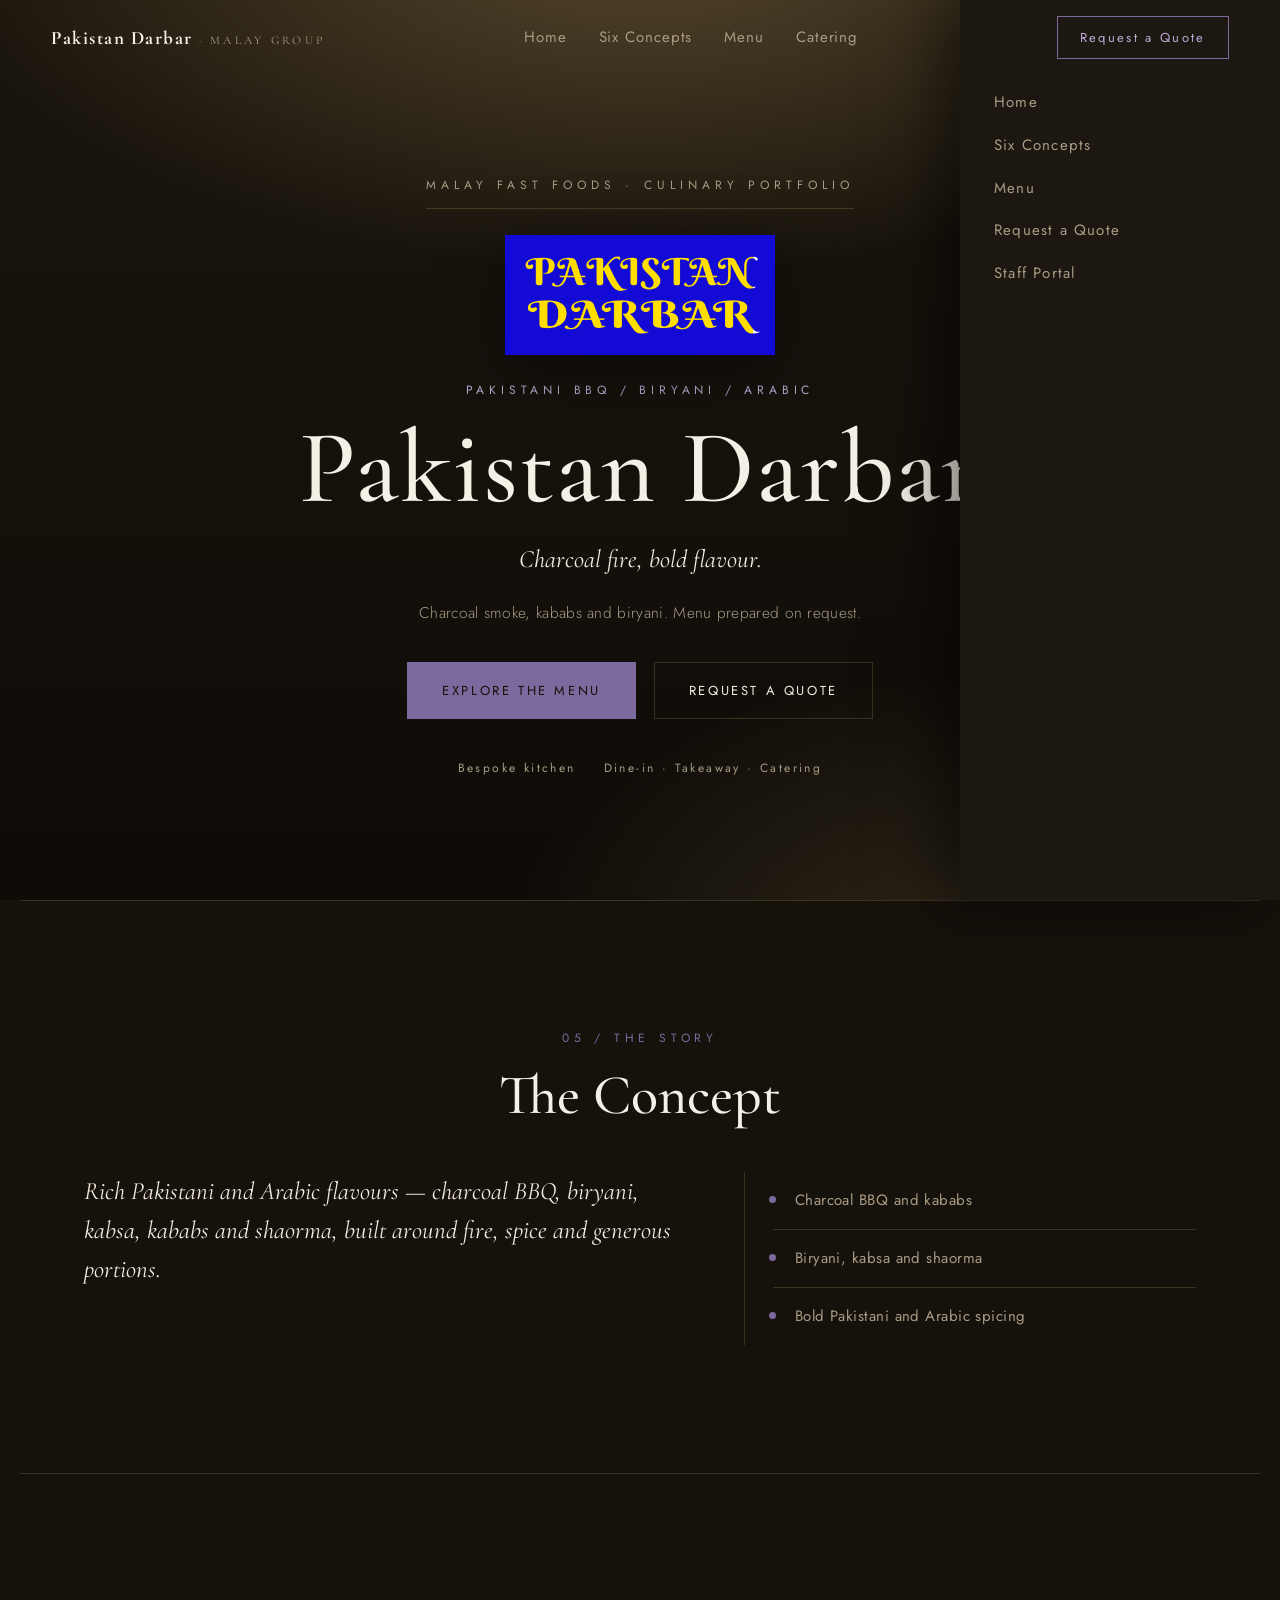
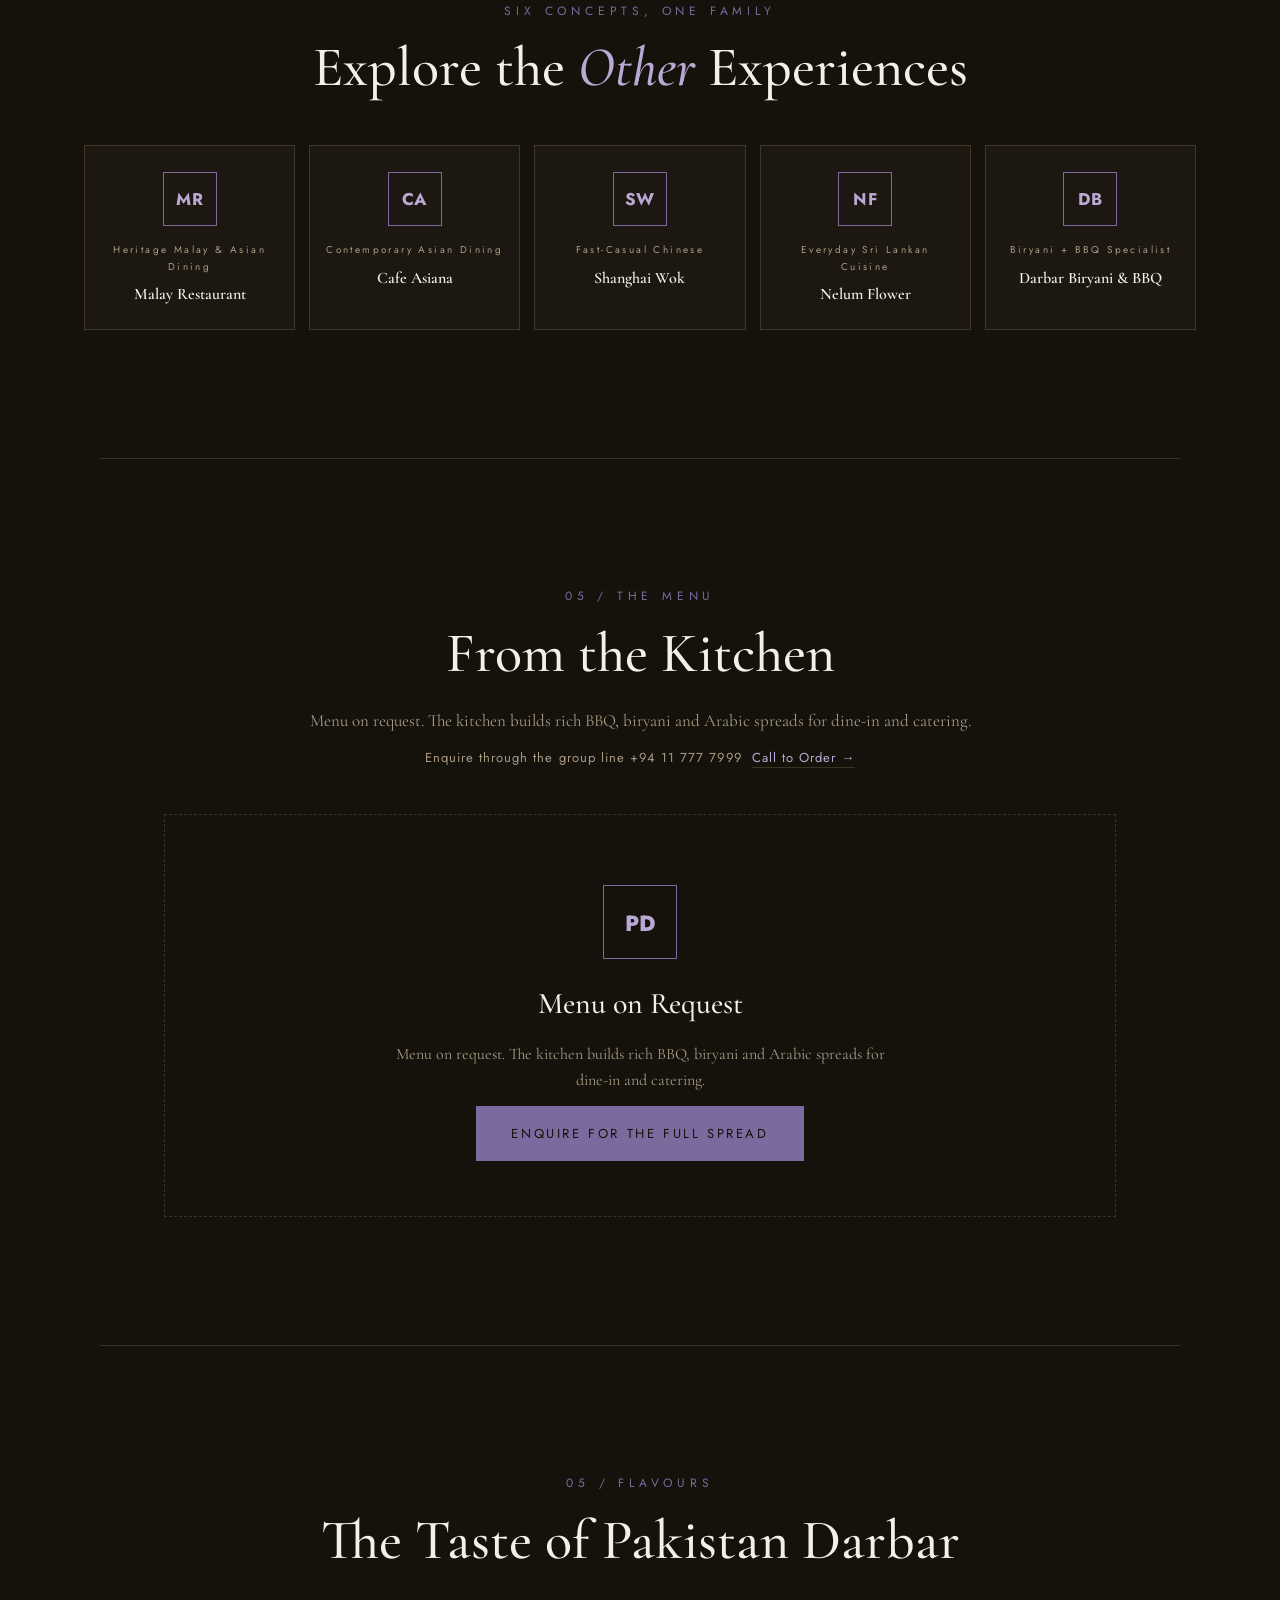
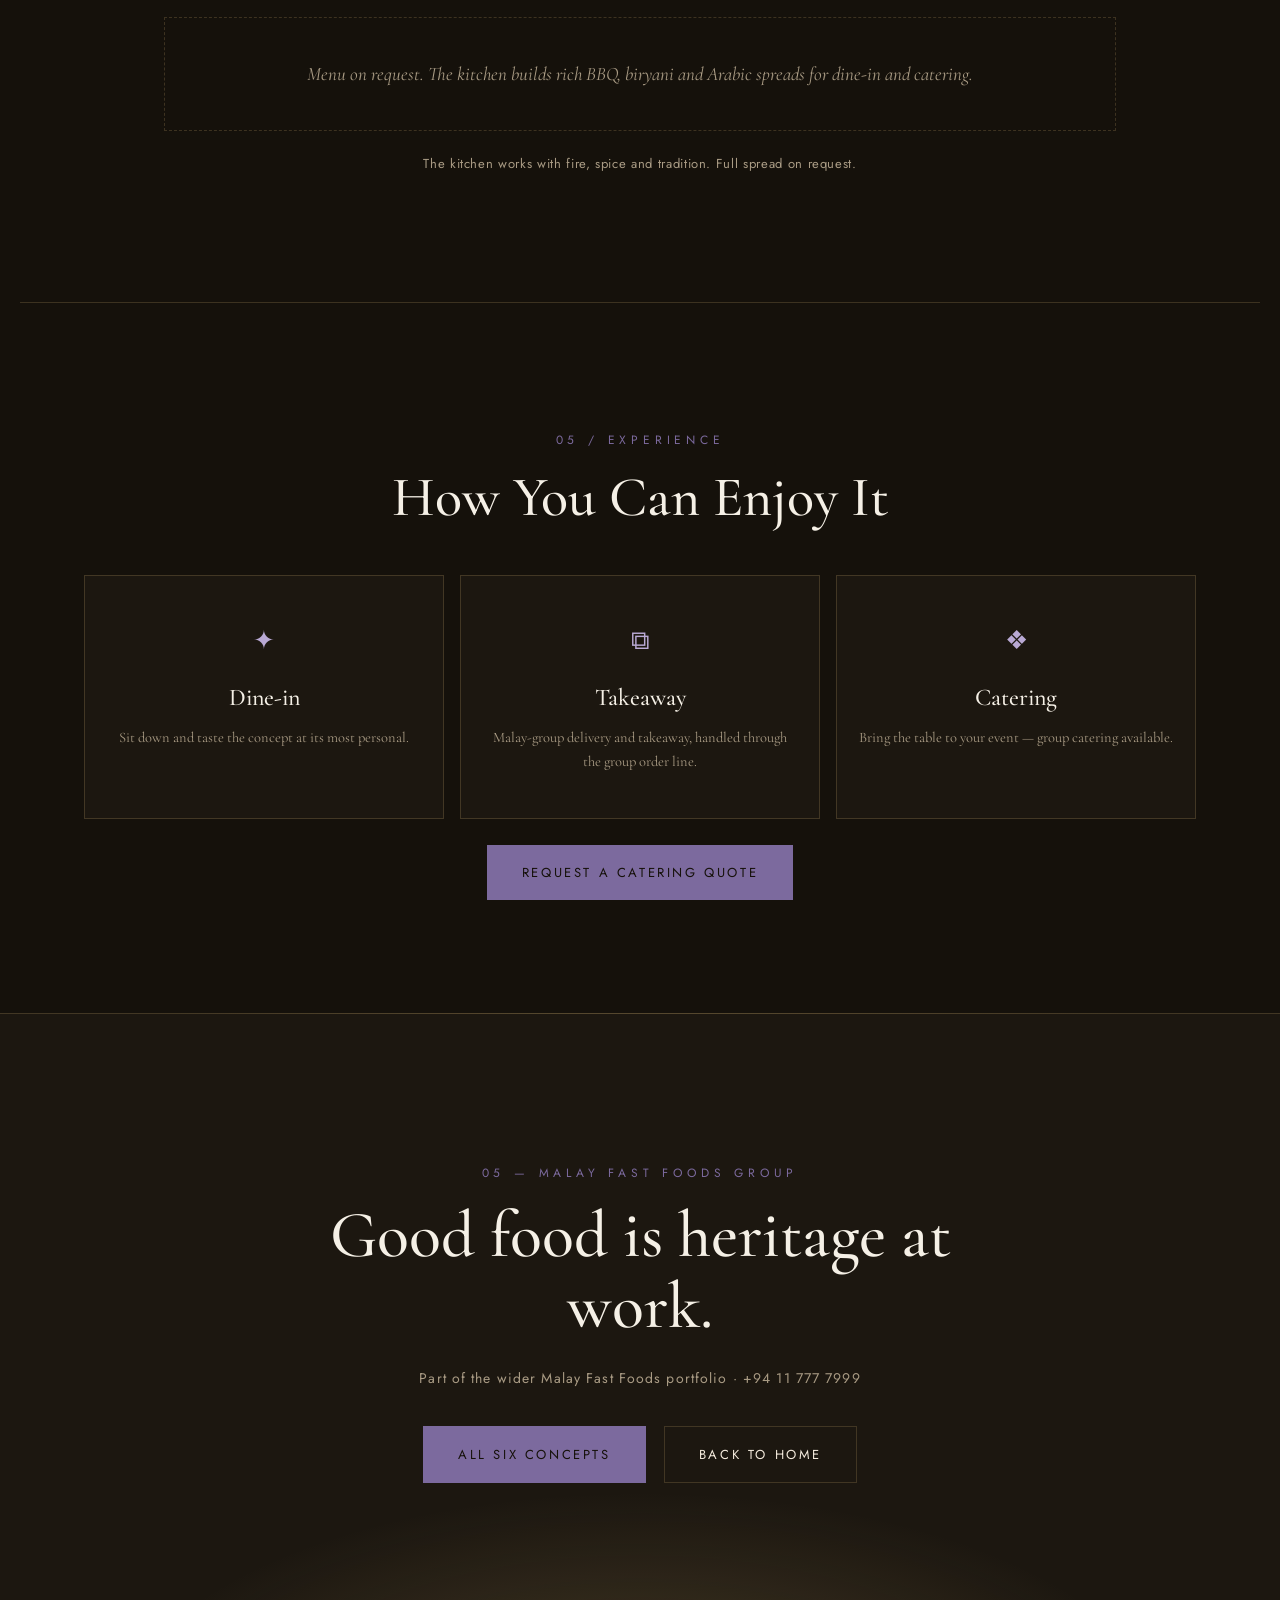
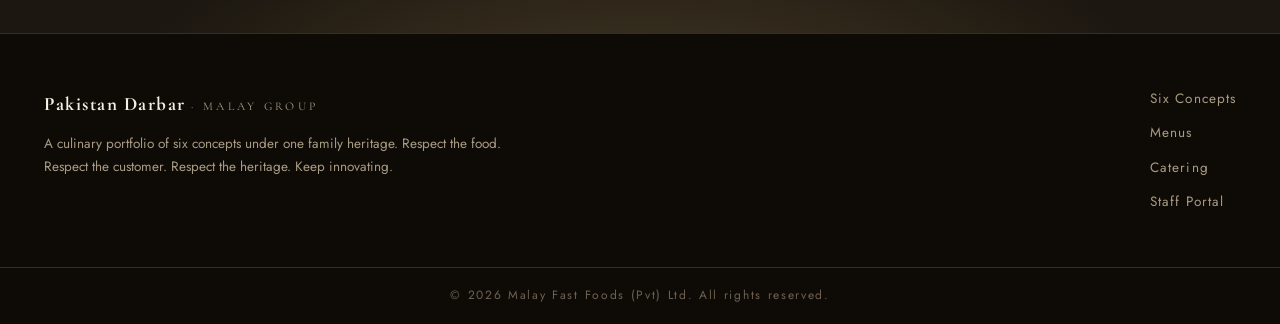
<file: pakistan-darbar/index.html>
<!DOCTYPE html>
<html lang="en">
<head>
<meta charset="UTF-8">
<meta name="viewport" content="width=device-width, initial-scale=1.0">
<title>Pakistan Darbar — BBQ, Biryani &amp; Arabic | Malay Fast Foods</title>
<meta name="description" content="A Pakistani BBQ, biryani and Arabic concept from the Malay Fast Foods portfolio — charcoal fire, kababs, kabsa and shaorma, rich and generous.">
<link rel="icon" href="data:image/svg+xml,<svg xmlns='http://www.w3.org/2000/svg' viewBox='0 0 100 100'><text y='.9em' font-size='90'>&#127869;</text></svg>">
<link rel="preconnect" href="https://fonts.googleapis.com">
<link rel="preconnect" href="https://fonts.gstatic.com" crossorigin>
<link rel="stylesheet" href="https://fonts.googleapis.com/css2?family=Cormorant+Garamond:ital,wght@0,400;0,500;0,600;1,400;1,500&family=Jost:wght@300;400;500;600&display=swap">
<link rel="stylesheet" href="/css/brand.css">
<script>window.BRAND = 'pakistan-darbar';</script>
<script src="/js/brand-data.js"></script>
<script src="/js/menu-data.js"></script>
<script src="/js/brand.js"></script>
</head>
<body>
<div id="brandRoot"></div>
</body>
</html>
</file>
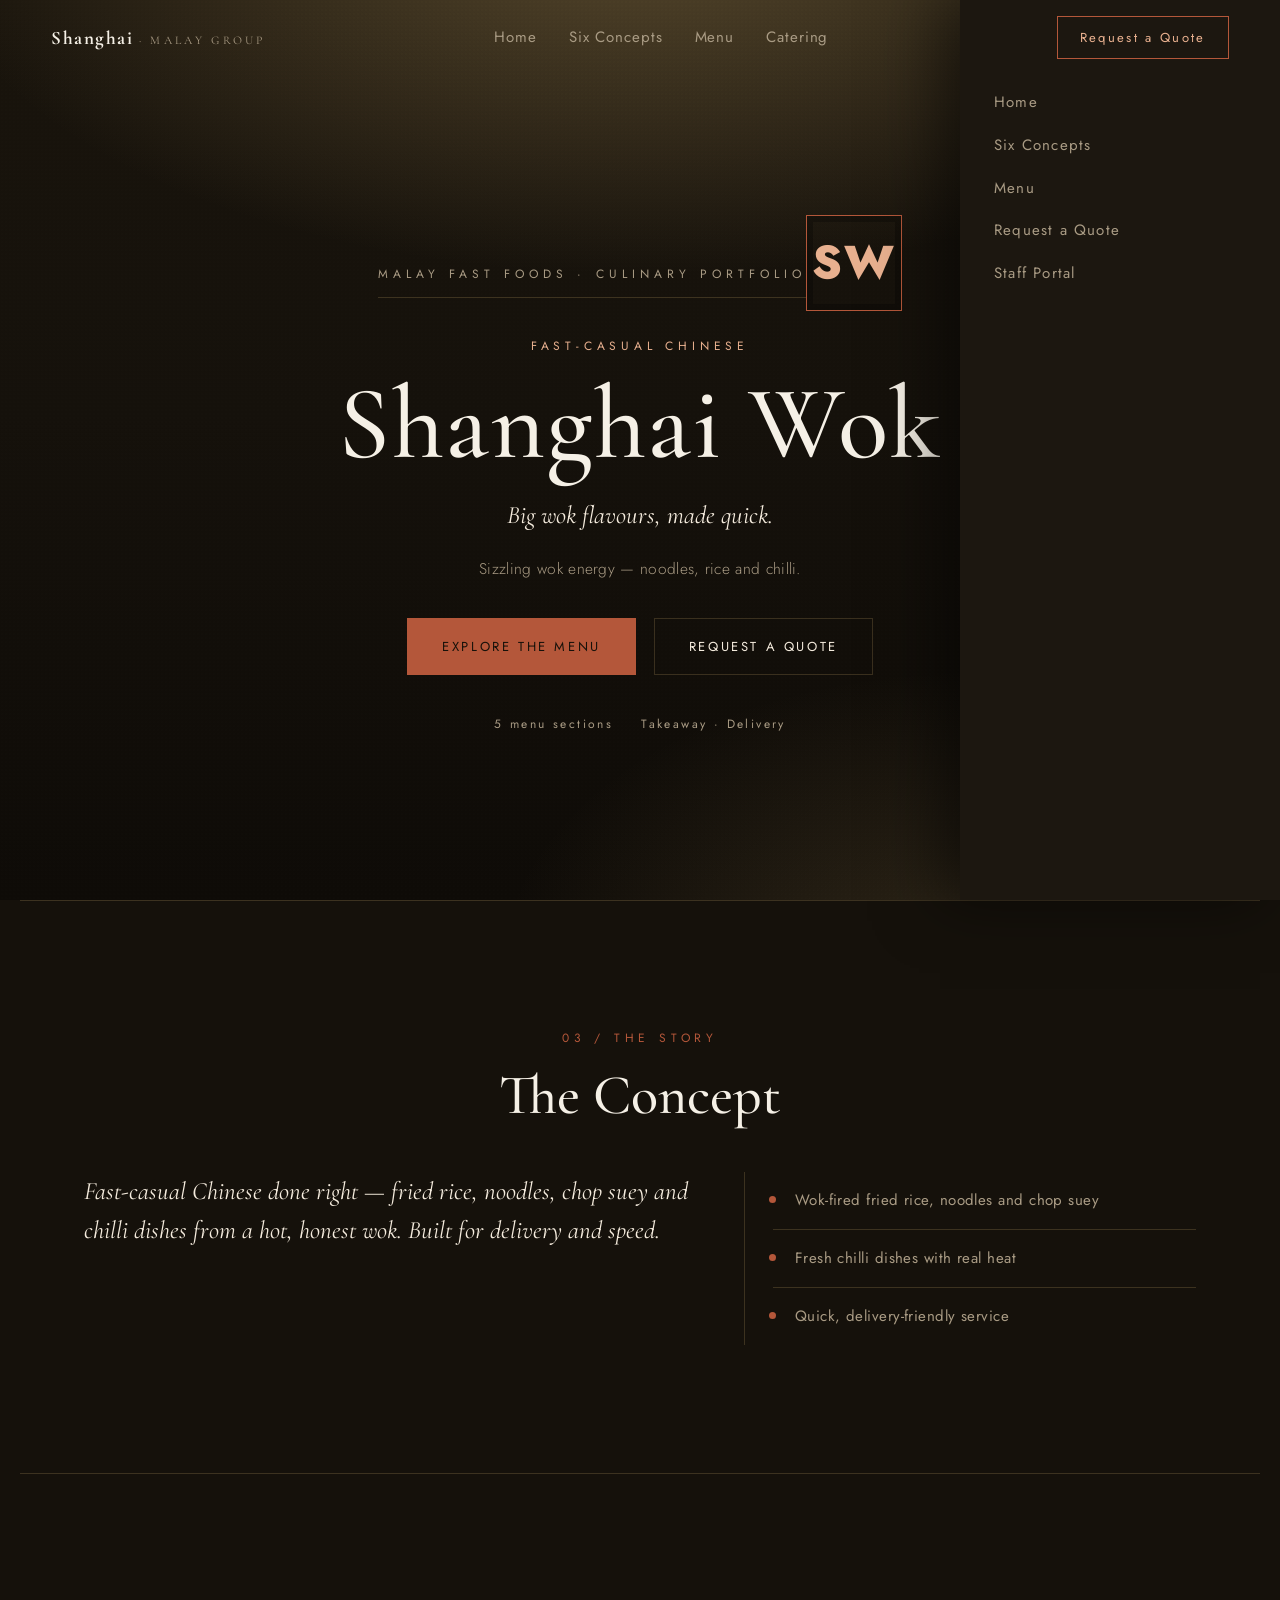
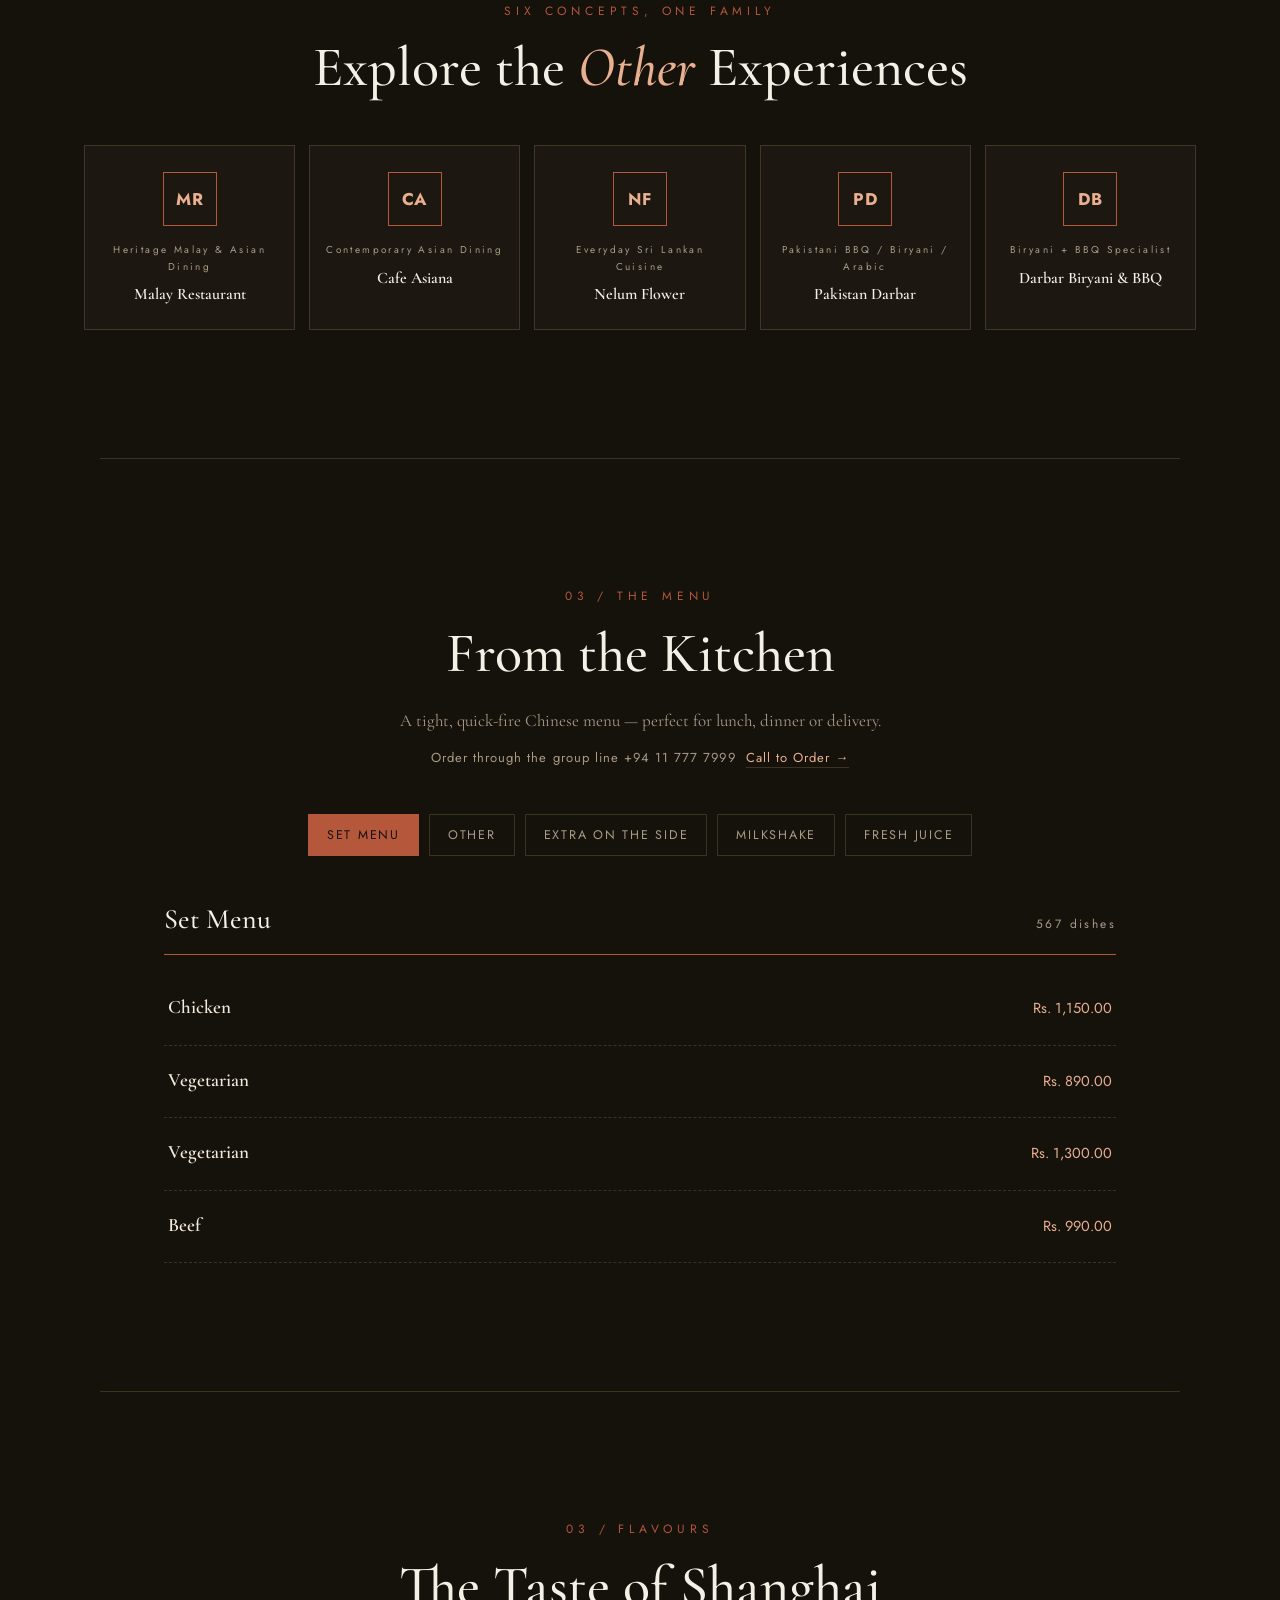
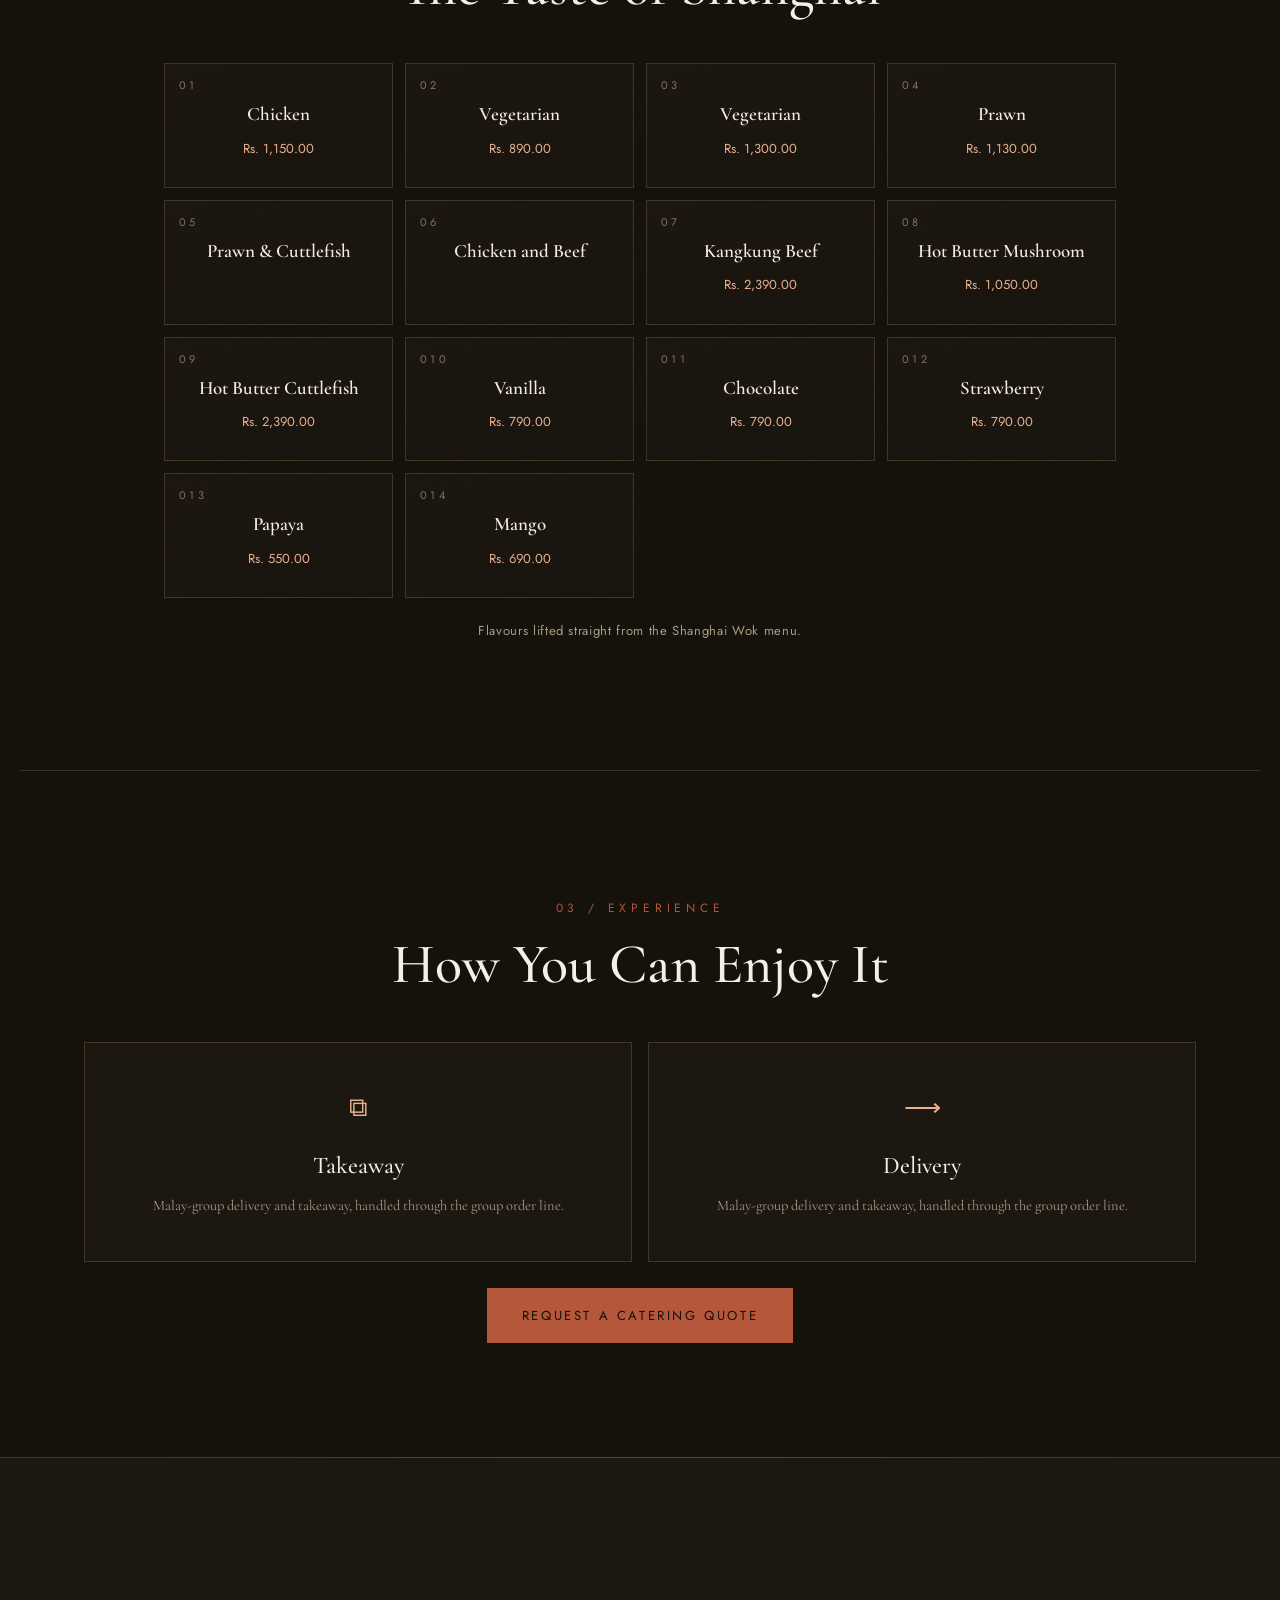
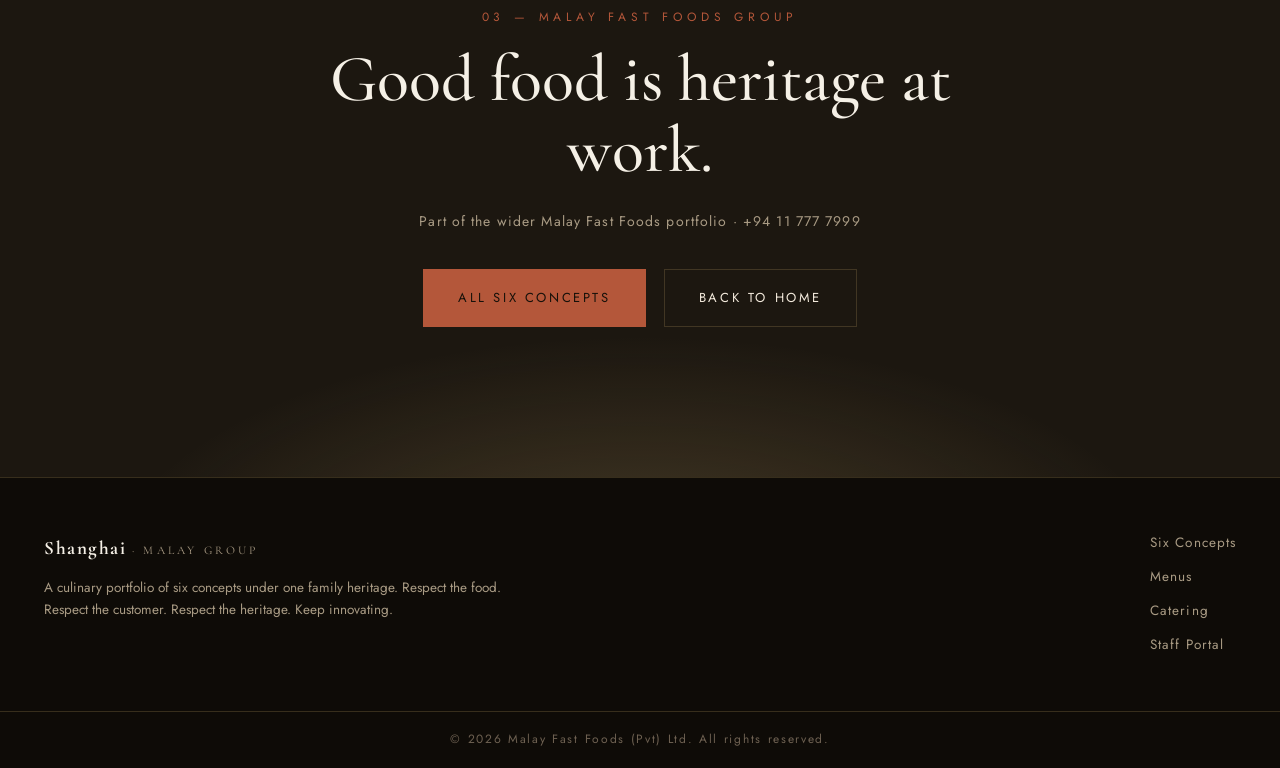
<file: shanghai-wok/index.html>
<!DOCTYPE html>
<html lang="en">
<head>
<meta charset="UTF-8">
<meta name="viewport" content="width=device-width, initial-scale=1.0">
<title>Shanghai Wok — Fast-Casual Chinese | Malay Fast Foods</title>
<meta name="description" content="A fast-casual Chinese concept from the Malay Fast Foods portfolio — wok-fired fried rice, noodles, chop suey and chilli dishes, built for speed and delivery.">
<link rel="icon" href="data:image/svg+xml,<svg xmlns='http://www.w3.org/2000/svg' viewBox='0 0 100 100'><text y='.9em' font-size='90'>&#127857;</text></svg>">
<link rel="preconnect" href="https://fonts.googleapis.com">
<link rel="preconnect" href="https://fonts.gstatic.com" crossorigin>
<link rel="stylesheet" href="https://fonts.googleapis.com/css2?family=Cormorant+Garamond:ital,wght@0,400;0,500;0,600;1,400;1,500&family=Jost:wght@300;400;500;600&display=swap">
<link rel="stylesheet" href="/css/brand.css">
<script>window.BRAND = 'shanghai-wok';</script>
<script src="/js/brand-data.js"></script>
<script src="/js/menu-data.js"></script>
<script src="/js/brand.js"></script>
</head>
<body>
<div id="brandRoot"></div>
</body>
</html>
</file>
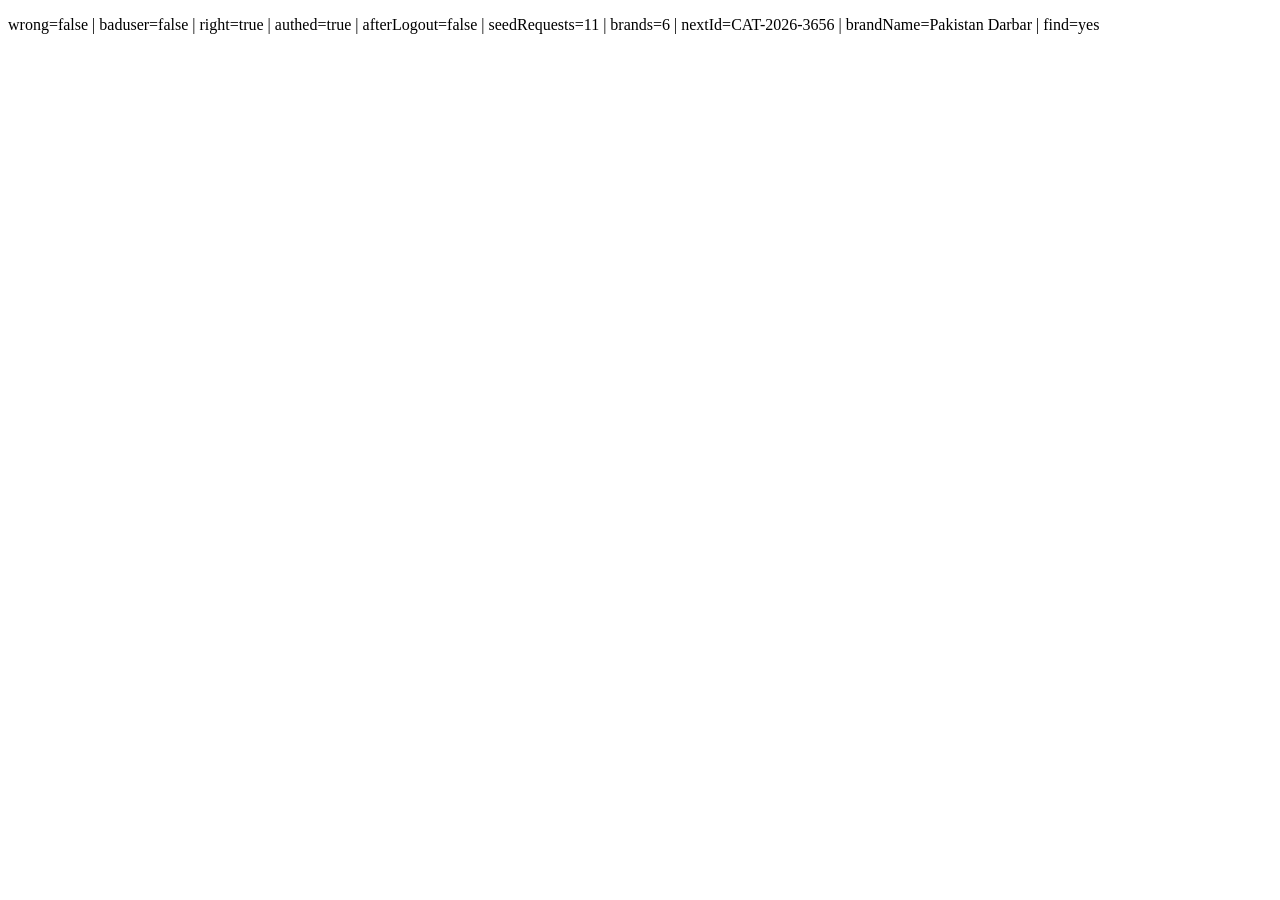
<file: _credtest.html>
<!DOCTYPE html>
<html><head><meta charset="UTF-8"></head>
<body>
<p id="o">pending</p>
<script src="/js/crm-data.js"></script>
<script>
  setTimeout(function () {
    var out = [];
    out.push('wrong=' + CRM.login('admin1234', 'nope'));
    out.push('baduser=' + CRM.login('someone', 'admin321'));
    out.push('right=' + CRM.login('admin1234', 'admin321'));
    out.push('authed=' + CRM.isAuthed());
    CRM.logout();
    out.push('afterLogout=' + CRM.isAuthed());

    var db = CRM.loadDB();
    out.push('seedRequests=' + db.requests.length);
    out.push('brands=' + CRM.BRANDS.length);
    out.push('nextId=' + CRM.genRequestId());
    var bn = CRM.brandName('pdarbar');
    out.push('brandName=' + bn);
    out.push('find=' + (CRM.findRequest('CAT-2026-1000') ? 'yes' : 'no'));

    document.title = out.join(' | ');
    document.getElementById('o').textContent = out.join(' | ');
  }, 50);
</script>
</body></html>
</file>
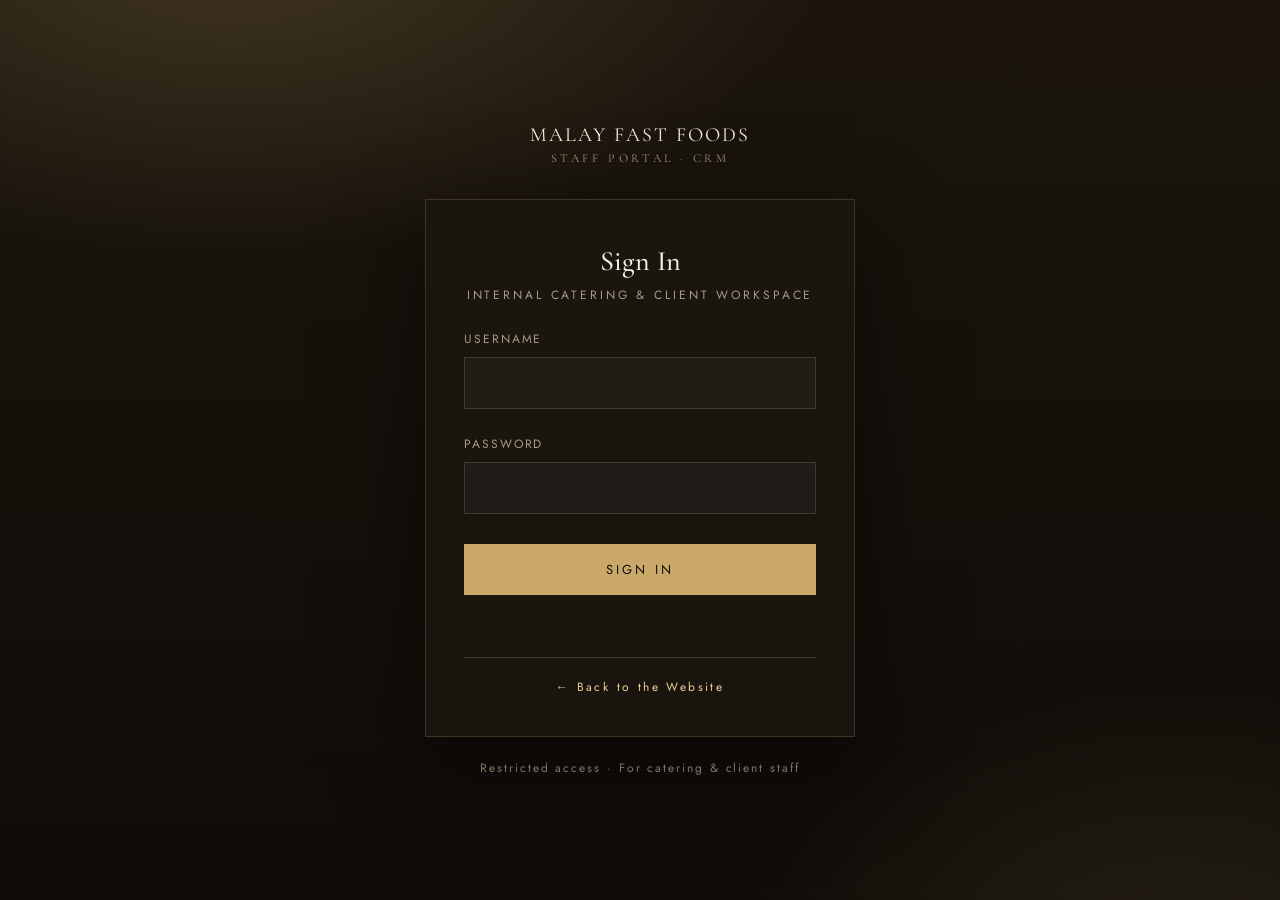
<file: dashboard.html>
<!DOCTYPE html>
<html lang="en">
<head>
<meta charset="UTF-8">
<title>Redirecting…</title>
<meta name="robots" content="noindex,nofollow">
<meta http-equiv="refresh" content="0;url=/admin/login.html">
<script>location.replace('/admin/login.html');</script>
</head>
<body>
<p><a href="/admin/login.html">Continue to the staff portal</a></p>
</body>
</html>
</file>
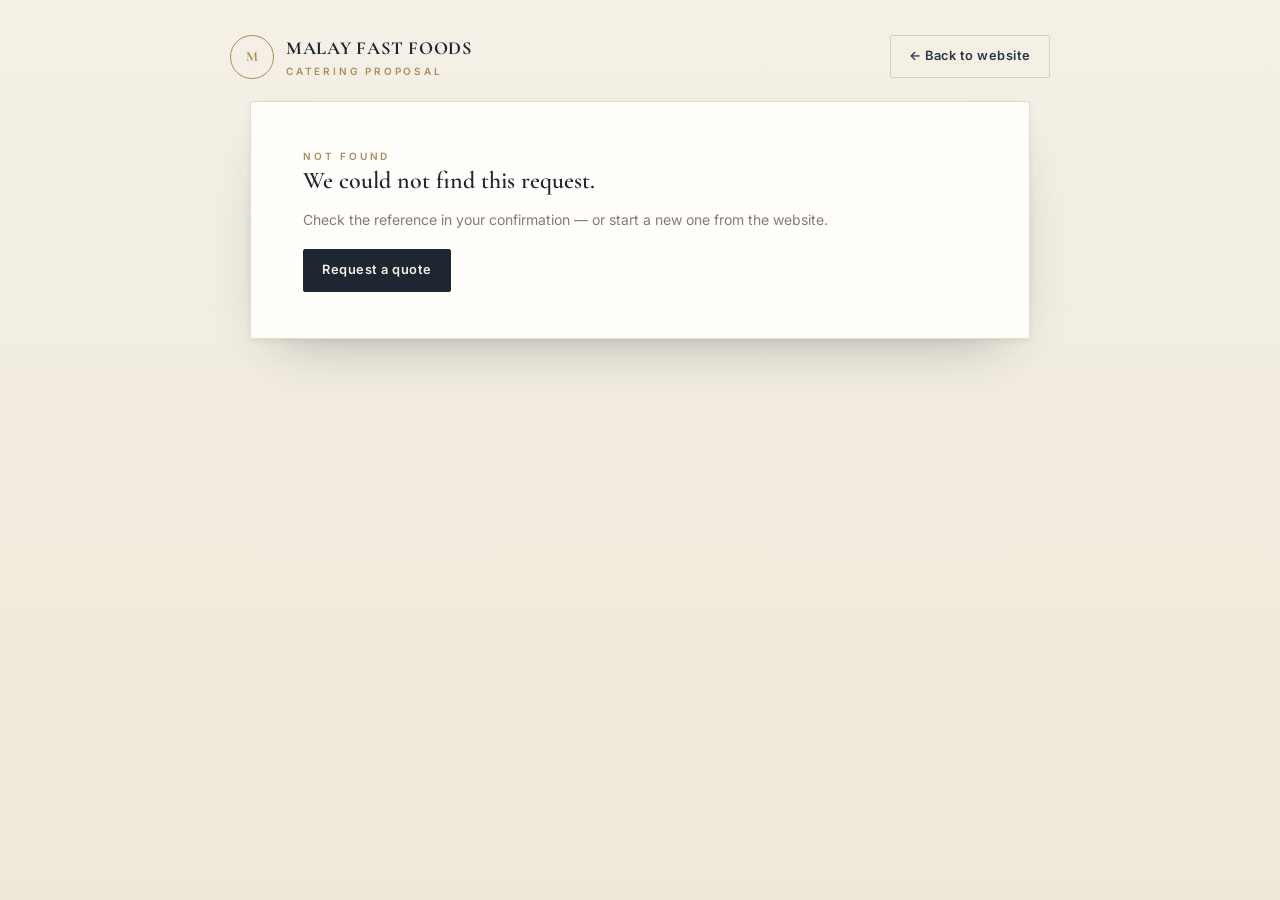
<file: quote.html>
<!DOCTYPE html>
<html lang="en">
<head>
<meta charset="UTF-8">
<meta name="viewport" content="width=device-width, initial-scale=1.0">
<title>Your Catering Proposal — Malay Fast Foods</title>
<meta name="robots" content="noindex,nofollow">
<link rel="stylesheet" href="css/crm.css">
</head>
<body class="portal">
  <div class="portal-main">
    <div class="portal-bar">
      <div style="display:flex;align-items:center;gap:12px">
        <div class="brand-let">M</div>
        <div><b style="font-family:var(--serif);font-size:1.15rem;letter-spacing:.04em">MALAY FAST FOODS</b><br>
        <span class="cap">Catering Proposal</span></div>
      </div>
      <a class="btn-ghost" href="index.html#catering">← Back to website</a>
    </div>

    <div id="portalContent"><p class="muted" style="padding:40px 0;text-align:center">Loading your proposal…</p></div>
  </div>

<script src="js/crm-data.js"></script>
<script>
(function () {
  if (!window.CRM) { document.addEventListener('crm-ready', boot); } else boot();
  function boot() {
    var CRM = window.CRM;
    var ref = new URLSearchParams(location.search).get('ref');
    var host = document.getElementById('portalContent');
    var db = CRM.loadDB();
    var r = CRM.findRequest(ref);
    if (!r) {
      host.innerHTML = '<div class="quote-sheet"><span class="cap">Not found</span><h2>We could not find this request.</h2>' +
        '<p class="muted">Check the reference in your confirmation — or start a new one from the website.</p>' +
        '<div class="portal-actions"><a class="btn" href="index.html#catering">Request a quote</a></div></div>';
      return;
    }
    var cust = CRM.findCustomer(r.customer_id);
    var q = CRM.findQuoteByRequest(r.request_id);
    var esc = function (s) { return String(s || '').replace(/[&<>"]/g, function (c) { return { '&':'&amp;','<':'&lt;','>':'&gt;','"':'&quot;' }[c]; }); };
    var fmt = function (d) { return String(d || '').slice(0, 10); };
    var money = CRM.money;

    var timeline = [
      { s: 'Request Received', done: true },
      { s: 'Requirements Reviewed', done: r.status !== 'New' },
      { s: 'Quote Prepared', done: !!q },
      { s: 'Quote Sent', done: !!q },
      { s: 'Awaiting Confirmation', now: !!q && q.status !== 'Accepted', done: !!q && q.status === 'Accepted' }
    ];

    var itemsRows = q ? q.items.map(function (i) {
      return '<tr><td data-l="Item">' + esc(i.name) + '<br><small class="muted">' + esc(i.brand) + '</small></td>' +
        '<td data-l="Qty" class="ta-r">' + i.qty + '</td>' +
        '<td data-l="Rate" class="ta-r">' + money(i.unit) + '</td>' +
        '<td data-l="Total" class="ta-r"><b>' + money(i.qty * i.unit) + '</b></td></tr>';
    }).join('') : '';

    var html =
      '<div class="quote-sheet">' +
        '<div class="q-head"><span class="cap">CATERING PROPOSAL</span>' +
          '<div class="q-org"><b>MALAY FAST FOODS</b><span>115 Hill Street, Dehiwala 10350<br>+94 11 777 7999 · malayrestaurant.appigo.co</span></div>' +
        '</div><hr>' +
        '<h2 class="q-title">Your Catering Proposal</h2>' +
        '<p class="muted">Prepared for ' + esc(r.customer.name) + '. Please review the details below.</p>' +
        '<div class="q-meta">' +
          '<div><span>Reference</span><b class="mono">' + esc(r.request_id) + '</b></div>' +
          '<div><span>Quote</span><b class="mono">' + esc(q ? q.quote_id : 'Being prepared') + '</b></div>' +
          '<div><span>Event</span><b>' + esc(r.event_type) + '</b></div>' +
          '<div><span>Date</span><b class="mono">' + fmt(r.event_date) + '</b></div>' +
          '<div><span>Venue</span><b>' + esc(r.location) + '</b></div>' +
          '<div><span>Guests</span><b>' + r.guest_count + '</b></div>' +
          '<div><span>Concept</span><b>' + esc(CRM.brandName(r.preferred_brand)) + '</b></div>' +
          '<div><span>Service</span><b>' + esc(r.service_type) + '</b></div>' +
          '<div><span>Budget range</span><b>' + (r.budget ? money(r.budget) : 'Open') + '</b></div>' +
        '</div>' +
        (q ? '<table class="crm-table q-items"><thead><tr><th>Item</th><th class="ta-r">Qty</th><th class="ta-r">Rate</th><th class="ta-r">Total</th></tr></thead><tbody>' + itemsRows + '</tbody></table>' +
        '<div class="tot-row">' +
          '<div><span>Subtotal</span><b>' + money(q.subtotal) + '</b></div>' +
          '<div><span>Service charge</span><b>' + money(q.service_charge) + '</b></div>' +
          '<div><span>Delivery</span><b>' + money(q.delivery) + '</b></div>' +
          (q.discount ? '<div><span>Discount</span><b>− ' + money(q.discount) + '</b></div>' : '') +
          (q.tax ? '<div><span>Tax</span><b>' + money(q.tax) + '</b></div>' : '') +
          '<div class="grand"><span>Total (incl. GST where applicable)</span><b>' + money(q.total) + '</b></div>' +
        '</div>' +
        '<p class="muted small">' + esc(q.notes || '') + '</p>' +
        '<div class="portal-actions">' +
          (q.status === 'Accepted'
            ? '<span class="st st-accepted" style="padding:10px 18px;font-size:.8rem">This proposal has been accepted. Our team will be in touch to confirm final details.</span>'
            : '<button class="btn" id="acceptBtn">Accept proposal</button> <button class="btn-ghost" id="changesBtn">Request changes</button>') +
        '</div>' : '<p class="muted" style="padding:14px 0">Our team is preparing your proposal. A quote will appear here and will be shared with you when ready.</p>') +
        '<div class="q-status"><h3>Status</h3><div class="pipe-vert">' +
          timeline.map(function (t) {
            return '<div class="pv ' + (t.done ? 'done' : t.now ? 'now' : '') + '"><i></i><span>' + t.s + '</span></div>';
          }).join('') +
        '</div></div>' +
        '<p class="muted small" style="margin-top:22px">Questions? Call <a href="tel:+94117777999">+94 11 777 7999</a> or email <a href="mailto:catering@malayfastfoods.lk">catering@malayfastfoods.lk</a>.</p>' +
      '</div>';

    host.innerHTML = html;

    var accept = document.getElementById('acceptBtn');
    if (accept) accept.addEventListener('click', function () {
      if (!q) return;
      q.status = 'Accepted';
      if (CRM.STATUSES.indexOf(r.status) < CRM.STATUSES.indexOf('Confirmed')) r.status = 'Confirmed';
      CRM.save(db);
      location.reload();
    });
    var changes = document.getElementById('changesBtn');
    if (changes) changes.addEventListener('click', function () {
      if (!q) return;
      q.status = 'Changes Requested';
      CRM.save(db);
      alert('Thanks — our team will review your requested changes and follow up shortly.');
      location.reload();
    });
  }
})();
</script>
</body>
</html>
</file>
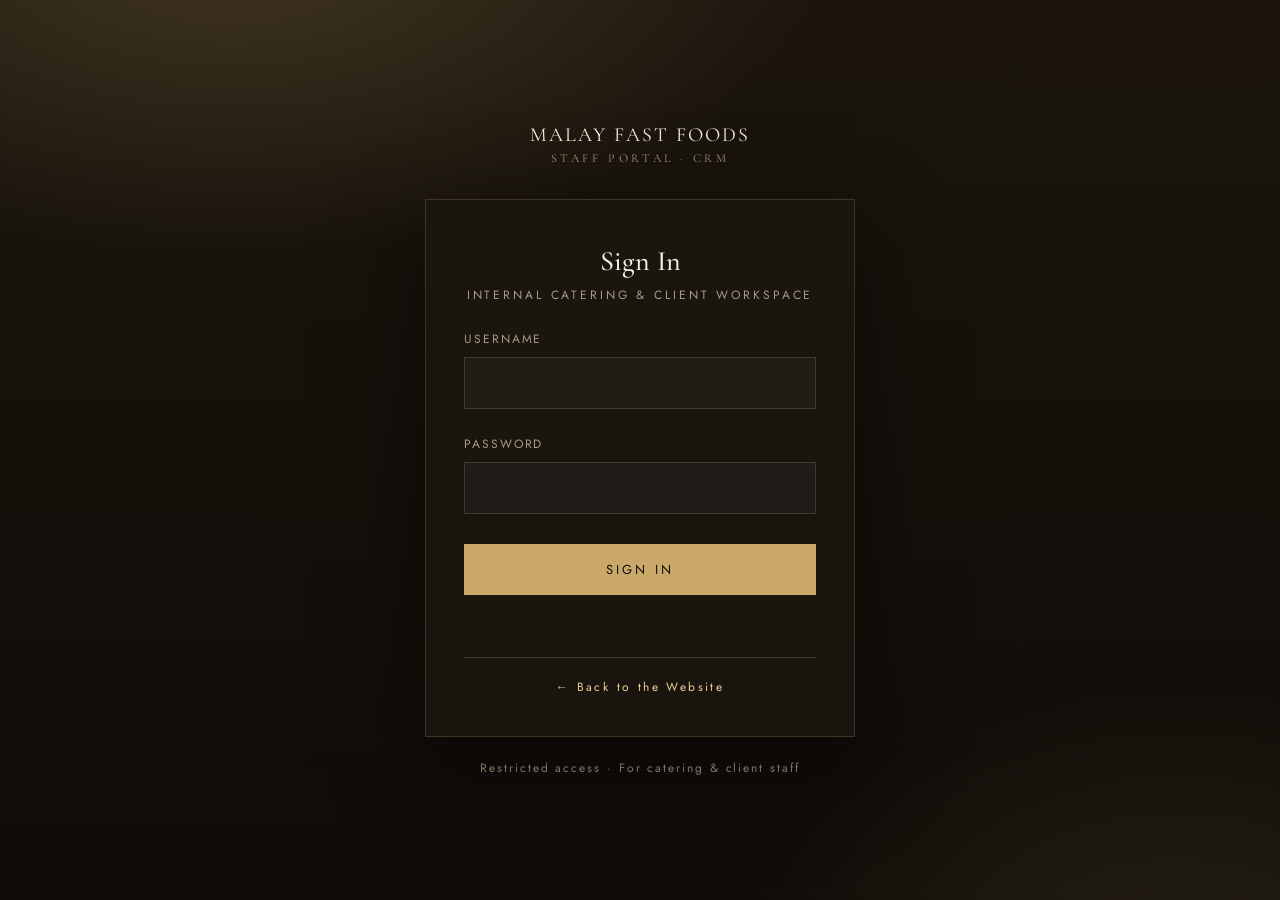
<file: admin/dashboard.html>
<!DOCTYPE html>
<html lang="en">
<head>
<meta charset="UTF-8">
<meta name="viewport" content="width=device-width, initial-scale=1.0">
<title>MALAY — Catering CRM</title>
<meta name="robots" content="noindex,nofollow">
<link rel="stylesheet" href="/css/crm.css">
<script>
  (function () {
    var KEY = 'mff_crm_admin_v1';
    function authed() { try { return sessionStorage.getItem(KEY) === '1'; } catch (e) { return false; } }
    if (!authed() && !/[?&](demo|relay)=1/.test(location.search)) {
      location.replace('/admin/login.html');
    }
  })();
</script>
</head>
<body>

  <!-- LOGIN GATE (fallback for direct access / demo flag) -->
  <div class="gate" id="gate">
    <div class="gate-card">
      <div class="brand-let">M</div>
      <span class="cap">Catering CRM</span>
      <h1>Malay Fast Foods</h1>
      <p class="sub">Staff sign-in for the catering &amp; quotation desk.</p>
      <label>Username</label>
      <input class="in" type="text" id="loginUser" placeholder="Staff username" autocapitalize="none" spellcheck="false">
      <label style="margin-top:14px">Password</label>
      <input class="in" type="password" id="loginPass" placeholder="Password">
      <p class="muted small" id="loginErr" style="color:var(--red);min-height:18px"></p>
      <button class="btn wide" id="loginBtn">Sign in</button>
      <p class="muted small" style="margin-top:18px">Demo build: data is stored in this browser only. Connect a secure backend (with hashed credentials) before production use.</p>
    </div>
  </div>

  <!-- CRM SHELL -->
  <div class="crm-shell">
    <aside class="sidebar" id="crmSidebar">
      <div class="side-logo">
        <div class="mark">M</div>
        <div><b>MALAY</b><span>Catering CRM</span></div>
      </div>
      <nav class="crm-nav">
        <a href="#/dashboard" data-view="dashboard"><span class="ic">&#8962;</span> Dashboard</a>
        <a href="#/requests" data-view="requests"><span class="ic">&#9993;</span> Catering Requests<span class="badge" id="msgCount"></span></a>
        <a href="#/quotes" data-view="quotes"><span class="ic">&#10015;</span> Quotes</a>
        <a href="#/customers" data-view="customers"><span class="ic">&#9783;</span> Customers</a>
        <a href="#/calendar" data-view="calendar"><span class="ic">&#9719;</span> Calendar</a>
        <a href="#/analytics" data-view="analytics"><span class="ic">&#9636;</span> Analytics</a>
        <a href="#/messages" data-view="messages"><span class="ic">&#9776;</span> Messages<span class="badge" id="bellCount"></span></a>
        <a href="#/settings" data-view="settings"><span class="ic">&#9881;</span> Settings</a>
      </nav>
      <div class="side-foot">
        <b id="crmUserName">Admin</b><br>
        <span>Malay Fast Foods (Pvt) Ltd</span><br>
        <a class="link" data-view="log" href="#" style="font-size:.72rem;color:var(--red)">Sign out</a>
      </div>
    </aside>
    <div class="mobile-mask" id="sideMask"></div>

    <main class="main" id="crmMain">
      <div class="header-top">
        <button class="btn-ghost" id="menuBtn">&#9776; Menu</button>
        <div class="mark">M&nbsp; MALAY CRM</div>
        <span class="demo-badge">Demo</span>
      </div>
      <!-- section content injected here -->
    </main>
  </div>

<script src="/js/crm-data.js"></script>
<script src="/js/crm.js"></script>
</body>
</html>
</file>
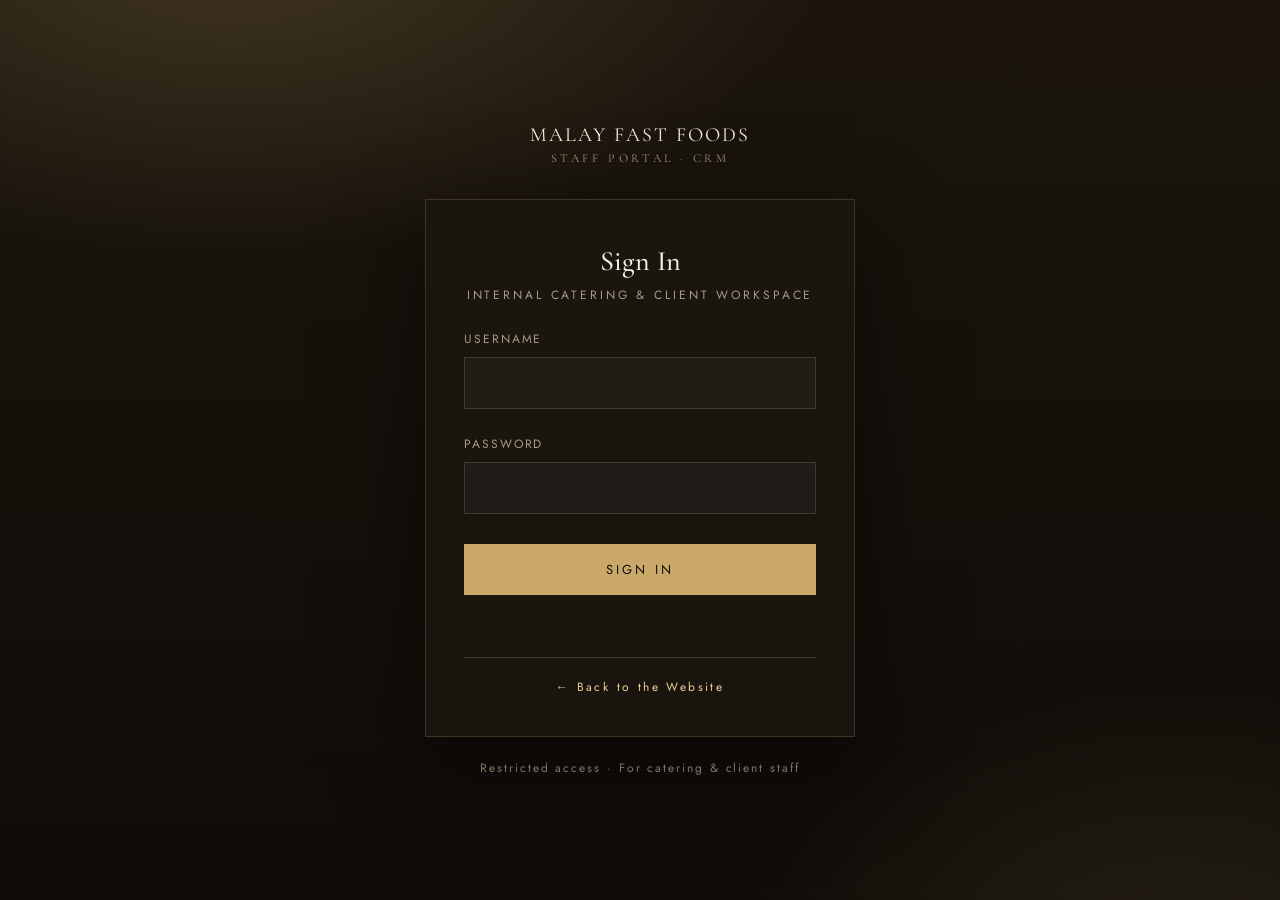
<file: admin/login.html>
<!DOCTYPE html>
<html lang="en">
<head>
<meta charset="UTF-8">
<meta name="viewport" content="width=device-width, initial-scale=1.0">
<title>Staff Portal — Sign In | Malay Fast Foods</title>
<meta name="robots" content="noindex,nofollow">
<link rel="icon" href="data:image/svg+xml,<svg xmlns='http://www.w3.org/2000/svg' viewBox='0 0 100 100'><text y='.9em' font-size='90'>&#127859;</text></svg>">
<link rel="preconnect" href="https://fonts.googleapis.com">
<link rel="preconnect" href="https://fonts.gstatic.com" crossorigin>
<link rel="stylesheet" href="https://fonts.googleapis.com/css2?family=Cormorant+Garamond:ital,wght@0,500;0,600;1,500&family=Jost:wght@300;400;500&display=swap">
<style>
  :root {
    --gold: #C9A86A; --gold2: #E9CF96; --iv: #F5F0E6;
    --bg: #14100B; --panel: rgba(28, 23, 16, 0.82); --ink: #F4EBDD; --mut: #A99B84; --line: rgba(201, 168, 106, 0.22); --red: #D2896B;
  }
  * { box-sizing: border-box; margin: 0; padding: 0; }
  html, body { height: 100%; }
  body {
    font-family: "Cormorant Garamond", "Times New Roman", serif; color: var(--ink);
    background:
      radial-gradient(1000px 520px at 18% -6%, rgba(201, 168, 106, 0.22), transparent 60%),
      radial-gradient(800px 560px at 92% 112%, rgba(201, 168, 106, 0.14), transparent 58%),
      linear-gradient(180deg, #1A140C, #0E0B07);
    min-height: 100vh; display: flex; align-items: center; justify-content: center;
    padding: 24px; position: relative; overflow: hidden;
  }
  body::before {
    content: ""; position: absolute; inset: 0; pointer-events: none; opacity: 0.4;
    background-image: radial-gradient(rgba(255,255,255,0.045) 1px, transparent 1px); background-size: 4px 4px;
  }
  .wrap { position: relative; width: 100%; max-width: 430px; text-align: center; }
  .brand { font-size: 20px; letter-spacing: 0.1em; margin-bottom: 4px; }
  .brand span { color: var(--mut); font-size: 11px; letter-spacing: 0.4em; display: block; margin-top: 6px; }
  .card {
    margin-top: 34px; background: var(--panel); border: 1px solid var(--line);
    padding: 44px 38px 40px; backdrop-filter: blur(12px); -webkit-backdrop-filter: blur(12px);
    box-shadow: 0 30px 80px rgba(0,0,0,0.5);
  }
  h1 { font-size: 28px; font-weight: 500; color: var(--iv); }
  .sub { margin-top: 8px; font-family: "Jost", sans-serif; font-size: 12px; letter-spacing: 0.24em; color: var(--mut); text-transform: uppercase; }
  .field { text-align: left; margin-top: 26px; }
  .field label { font-family: "Jost", sans-serif; font-size: 12px; letter-spacing: 0.16em; text-transform: uppercase; color: var(--mut); display: block; margin-bottom: 9px; }
  .field input {
    width: 100%; background: rgba(255,255,255,0.03); border: 1px solid var(--line); color: var(--ink);
    padding: 14px 15px; font-family: "Jost", sans-serif; font-size: 15px; outline: none; transition: border-color 0.25s;
  }
  .field input:focus { border-color: var(--gold); }
  button {
    margin-top: 30px; width: 100%; background: var(--gold); color: #16110A; border: 0; cursor: pointer;
    padding: 16px; font-family: "Jost", sans-serif; font-size: 13px; letter-spacing: 0.24em; text-transform: uppercase;
    transition: background 0.3s;
  }
  button:hover { background: var(--gold2); }
  .err { margin-top: 16px; min-height: 18px; font-family: "Jost", sans-serif; font-size: 13px; color: var(--red); letter-spacing: 0.04em; }
  .divider { margin: 28px 0 0; border-top: 1px solid var(--line); padding-top: 20px; font-family: "Jost", sans-serif; font-size: 12px; letter-spacing: 0.2em; color: var(--mut); }
  a { color: var(--gold2); text-decoration: none; }
  .foot { margin-top: 22px; font-family: "Jost", sans-serif; font-size: 12px; letter-spacing: 0.16em; color: var(--mut); }
  .back { margin-top: 18px; display: inline-block; font-family: "Jost", sans-serif; font-size: 12px; letter-spacing: 0.24em; color: var(--mut); }
  .back:hover { color: var(--gold2); }
</style>
<script src="/js/crm-data.js"></script>
<script>
  (function () {
    function submit(e) {
      e.preventDefault();
      var u = document.getElementById('u').value;
      var p = document.getElementById('p').value;
      var err = document.getElementById('err');
      if (!CRM.login(u, p)) {
        err.textContent = 'Incorrect username or password.';
        return;
      }
      err.textContent = '';
      location.href = 'dashboard.html';
    }
    window.addEventListener('DOMContentLoaded', function () {
      if (CRM.isAuthed()) { location.replace('dashboard.html'); return; }
      document.getElementById('f').addEventListener('submit', submit);
    });
  })();
</script>
</head>
<body>
  <div class="wrap">
    <div class="brand">MALAY FAST FOODS</div>
    <div class="brand" style="font-size:12px;color:#A99B84;letter-spacing:0.3em;">STAFF PORTAL · CRM</div>
    <div class="card">
      <h1>Sign In</h1>
      <p class="sub">Internal catering &amp; client workspace</p>
      <form id="f" novalidate>
        <div class="field">
          <label for="u">Username</label>
          <input id="u" name="u" type="text" autocomplete="username" autocapitalize="none" spellcheck="false" required>
        </div>
        <div class="field">
          <label for="p">Password</label>
          <input id="p" name="p" type="password" autocomplete="current-password" required>
        </div>
        <button type="submit">Sign In</button>
        <div class="err" id="err" role="alert"></div>
      </form>
      <div class="divider"><a href="/">← Back to the Website</a></div>
    </div>
    <div class="foot">Restricted access · For catering &amp; client staff</div>
  </div>
</body>
</html>
</file>
<file: css/brand.css>
/* ============================================================
   MALAY GROUP — six-concept brand pages design system
   Dark heritage base + per-concept accent (--acc).
   ============================================================ */
:root {
  --acc: #C9A86A;
  --acc2: #E9CF96;
  --accing: #F4EBDD;
  --b-bg: #15110B;
  --b-bg2: #1C1710;
  --b-ink: #F4EBDD;
  --b-mut: #A99B84;
  --b-line: rgba(201, 168, 106, 0.22);
  --b-cream: #F5F0E6;
  --b-gold: #C9A86A;
  --b-char: #231D14;
}

* { box-sizing: border-box; margin: 0; padding: 0; }

html { scroll-behavior: smooth; }

body {
  background: var(--b-bg);
  color: var(--b-ink);
  font-family: "Cormorant Garamond", "Times New Roman", serif;
  line-height: 1.65;
  -webkit-font-smoothing: antialiased;
  overflow-x: hidden;
}

a { color: inherit; text-decoration: none; }
img { display: block; max-width: 100%; }
em { font-style: italic; color: var(--acc); }

/* ---------- top bar ---------- */
.b-top {
  position: fixed; top: 0; left: 0; right: 0; z-index: 60;
  display: flex; align-items: center; justify-content: space-between;
  padding: 22px clamp(18px, 4vw, 56px);
  transition: background 0.35s, padding 0.35s, box-shadow 0.35s;
}
.b-top.scrolled {
  background: rgba(21, 17, 11, 0.92);
  -webkit-backdrop-filter: blur(10px); backdrop-filter: blur(10px);
  padding-top: 14px; padding-bottom: 14px;
  box-shadow: 0 1px 0 var(--b-line);
}
.b-top-brand {
  font-weight: 700; font-size: 19px; letter-spacing: 0.08em;
  color: var(--b-cream);
}
.b-top-brand span { color: var(--b-mut); font-weight: 400; font-size: 0.62em; letter-spacing: 0.28em; }
.b-top-nav a {
  margin: 0 16px; font-size: 15px; color: var(--b-mut);
  letter-spacing: 0.06em; font-family: "Jost", "Futura", sans-serif;
  transition: color 0.25s;
}
.b-top-nav a:hover { color: var(--acc2); }
.b-req {
  font-family: "Jost", "Futura", sans-serif; font-size: 13px; letter-spacing: 0.18em;
  border: 1px solid var(--acc); color: var(--acc2);
  padding: 11px 22px; transition: background 0.3s, color 0.3s;
}
.b-req:hover { background: var(--acc); color: #16110A; }
.b-burger { display: none; flex-direction: column; gap: 6px; padding: 8px; margin-left: 18px; }
.b-burger span { width: 26px; height: 1px; background: var(--b-cream); }
.b-drawer {
  position: fixed; inset: 0 0 0 auto; z-index: 59; width: min(320px, 82vw);
  background: var(--b-bg2); padding: 90px 34px 34px; display: flex; flex-direction: column; gap: 18px;
  box-shadow: -20px 0 60px rgba(0,0,0,0.5);
}
.b-drawer a { font-family: "Jost", sans-serif; letter-spacing: 0.08em; color: var(--b-mut); font-size: 15px; }

/* ---------- hero ---------- */
.b-hero {
  position: relative; min-height: 100vh;
  display: flex; align-items: center; justify-content: center;
  text-align: center; overflow: hidden;
  background:
    radial-gradient(1150px 560px at 50% -8%, rgba(201, 168, 106, 0.34), transparent 62%),
    radial-gradient(820px 520px at 76% 108%, rgba(201, 168, 106, 0.18), transparent 58%),
    linear-gradient(180deg, #19140C 0%, var(--b-bg) 46%, #0E0B07 100%);
  padding: 120px 22px 70px;
}
.b-grain {
  position: absolute; inset: 0; pointer-events: none; opacity: 0.5;
  background-image: radial-gradient(rgba(255,255,255,0.05) 1px, transparent 1px);
  background-size: 4px 4px;
  mix-blend-mode: overlay;
}
.b-hero-inner { position: relative; z-index: 2; max-width: 880px; }
.b-eyebrow {
  display: inline-block; font-family: "Jost", sans-serif; font-size: 12px; letter-spacing: 0.42em;
  color: var(--b-mut); margin-bottom: 26px; border-bottom: 1px solid var(--b-line); padding-bottom: 12px;
}
.b-logo { height: 120px; width: auto; margin: 0 auto 26px; filter: drop-shadow(0 12px 34px rgba(0,0,0,0.45)); }
.b-logo-lg { height: 150px; }
.b-mark {
  --acc: #C9A86A;
  font-size: 46px; font-weight: 800;
  display: inline-flex; align-items: center; justify-content: center;
  width: 96px; height: 96px; margin: 0 auto 26px;
  border: 1px solid var(--acc); color: var(--acc2);
  letter-spacing: 0.04em; font-family: "Jost", sans-serif;
  box-shadow: inset 0 0 0 6px rgba(0,0,0,0.25);
}
.b-pos {
  font-family: "Jost", sans-serif; font-size: 12px; letter-spacing: 0.4em; text-transform: uppercase;
  color: var(--acc2); margin-bottom: 14px;
}
.b-title {
  font-size: clamp(54px, 9vw, 104px); font-weight: 500; line-height: 1.02;
  color: var(--b-cream); letter-spacing: 0.015em;
}
.b-tag { margin-top: 18px; font-size: clamp(19px, 2.6vw, 25px); color: var(--b-ink); font-style: italic; }
.b-note {
  margin: 20px auto 0; max-width: 560px; color: var(--b-mut); font-size: 15.5px;
  font-family: "Jost", "Futura", sans-serif; font-weight: 300; letter-spacing: 0.02em;
}
.b-cta { margin-top: 36px; display: flex; gap: 18px; justify-content: center; flex-wrap: wrap; }
.btn {
  font-family: "Jost", "Futura", sans-serif; font-size: 13px; letter-spacing: 0.2em; text-transform: uppercase;
  padding: 17px 34px; border: 1px solid transparent; transition: all 0.3s; cursor: pointer;
}
.b-btn-primary { background: var(--acc); color: #16110A; }
.b-btn-primary:hover { background: var(--acc2); }
.b-btn-ghost { border-color: var(--b-line); color: var(--b-ink); }
.b-btn-ghost:hover { border-color: var(--acc2); color: var(--acc2); }
.b-meta {
  margin-top: 40px; display: flex; gap: 28px; justify-content: center; flex-wrap: wrap;
  font-family: "Jost", sans-serif; font-size: 12px; letter-spacing: 0.2em; color: var(--b-mut);
}

/* ---------- sections ---------- */
.b-sec { padding: clamp(70px, 10vw, 128px) clamp(20px, 5vw, 64px); max-width: 1240px; margin: 0 auto; }
.b-sec-head { margin-bottom: 46px; text-align: center; }
.kicker {
  font-family: "Jost", sans-serif; font-size: 12px; letter-spacing: 0.4em; text-transform: uppercase;
  color: var(--acc); display: block; margin-bottom: 16px;
}
.b-sec-head h2 { font-size: clamp(34px, 5vw, 56px); font-weight: 500; line-height: 1.1; color: var(--b-cream); }
.b-sec-head h2 em { color: var(--acc2); }
.b-lead { margin: 22px auto 0; max-width: 680px; color: var(--b-mut); font-size: 17px; }
.b-order { margin-top: 12px; font-family: "Jost", sans-serif; font-size: 13px; letter-spacing: 0.08em; color: var(--b-mut); }
.b-order-link { color: var(--acc2); margin-left: 10px; border-bottom: 1px solid var(--b-line); }

/* story */
.b-story { border-top: 1px solid var(--b-line); }
.b-story-grid { display: grid; grid-template-columns: 1.15fr 0.85fr; gap: 48px; align-items: start; }
.b-story-p { font-size: clamp(19px, 2.4vw, 25px); line-height: 1.55; color: var(--b-ink); font-style: italic; }
.b-story-points { list-style: none; border-left: 1px solid var(--b-line); padding-left: 28px; }
.b-story-points li {
  position: relative; padding: 16px 0 16px 22px; color: var(--b-mut);
  font-family: "Jost", sans-serif; font-size: 15px; letter-spacing: 0.03em; border-bottom: 1px solid var(--b-line);
}
.b-story-points li::before {
  content: ""; position: absolute; left: -4px; top: 24px; width: 7px; height: 7px;
  background: var(--acc); border-radius: 50%;
}
.b-story-points li:last-child { border-bottom: 0; }

/* other concepts */
.b-others { border-top: 1px solid var(--b-line); }
.b-others-grid { display: grid; grid-template-columns: repeat(5, 1fr); gap: 14px; }
.other-brand {
  position: relative; padding: 26px 16px 22px; text-align: center;
  border: 1px solid var(--b-line); background: var(--b-bg2);
  transition: transform 0.3s, border-color 0.3s, box-shadow 0.3s;
}
.other-brand:hover { transform: translateY(-6px); border-color: var(--acc2); box-shadow: 0 18px 40px rgba(0,0,0,0.4); }
.ob-mark {
  display: inline-flex; align-items: center; justify-content: center;
  width: 54px; height: 54px; font-family: "Jost", sans-serif; font-weight: 700; font-size: 17px;
  border: 1px solid var(--acc); color: var(--acc2); margin-bottom: 16px; letter-spacing: 0.04em;
}
.ob-meta em { display: block; font-style: normal; font-family: "Jost", sans-serif; font-size: 10px; letter-spacing: 0.24em; color: var(--b-mut); margin-bottom: 6px; }
.ob-meta strong { font-size: 16px; font-weight: 600; color: var(--b-cream); }

/* menu */
.b-menu { border-top: 1px solid var(--b-line); max-width: 1080px; }
.b-menu-body { margin-top: 8px; }
.cat-tabs { display: flex; flex-wrap: wrap; gap: 10px; justify-content: center; margin-bottom: 40px; }
.cat-tab {
  font-family: "Jost", sans-serif; font-size: 12.5px; letter-spacing: 0.14em; text-transform: uppercase;
  padding: 11px 18px; border: 1px solid var(--b-line); background: transparent; color: var(--b-mut);
  cursor: pointer; transition: all 0.25s;
}
.cat-tab:hover { color: var(--acc2); border-color: var(--acc); }
.cat-tab.active { background: var(--acc); border-color: var(--acc); color: #16110A; }
.cat-block { display: none; }
.cat-block.active { display: block; animation: fadeUp 0.5s ease both; }
.cat-head { display: flex; align-items: baseline; justify-content: space-between; border-bottom: 1px solid var(--acc); padding-bottom: 12px; margin-bottom: 18px; }
.cat-head h3 { font-size: 28px; font-weight: 500; color: var(--b-cream); }
.cat-count { font-family: "Jost", sans-serif; font-size: 12px; letter-spacing: 0.2em; color: var(--b-mut); }
.dish-list { list-style: none; }
.dish { padding: 18px 4px; border-bottom: 1px dashed var(--b-line); }
.dish-t { display: flex; justify-content: space-between; gap: 20px; align-items: baseline; }
.dish-t strong { font-size: 19px; font-weight: 600; color: var(--b-ink); }
.dish-price { font-family: "Jost", sans-serif; font-size: 14.5px; color: var(--acc2); white-space: nowrap; }
.dish-d { margin-top: 4px; color: var(--b-mut); font-size: 14px; }

.menu-on-request {
  text-align: center; padding: 70px 24px; border: 1px dashed var(--b-line); margin-top: 20px;
}
.mor-mark {
  display: inline-block; width: 74px; height: 74px; line-height: 74px; font-family: "Jost", sans-serif; font-weight: 800; font-size: 22px;
  border: 1px solid var(--acc); color: var(--acc2); margin-bottom: 20px;
}
.menu-on-request h3 { font-size: 30px; font-weight: 500; color: var(--b-cream); margin-bottom: 12px; }
.menu-on-request p { color: var(--b-mut); max-width: 520px; margin: 0 auto 26px; font-size: 16px; }

/* flavour wall */
.b-flavour { border-top: 1px solid var(--b-line); max-width: 1080px; }
.flavour-wall {
  display: grid; grid-template-columns: repeat(auto-fill, minmax(190px, 1fr)); gap: 12px;
  counter-reset: fw;
}
.fw-tile {
  position: relative; padding: 34px 20px 26px; text-align: center;
  border: 1px solid var(--b-line); background: linear-gradient(165deg, var(--b-bg2), rgba(255,255,255,0.015));
  transition: transform 0.3s, border-color 0.3s;
}
.fw-tile::before {
  counter-increment: fw; content: "0" counter(fw);
  font-family: "Jost", sans-serif; font-size: 11px; letter-spacing: 0.3em; color: var(--b-mut);
  position: absolute; top: 12px; left: 14px; opacity: 0.7;
}
.fw-tile:hover { transform: translateY(-4px); border-color: var(--acc); }
.fw-n { display: block; font-size: 19px; color: var(--b-ink); font-weight: 600; }
.fw-p { display: inline-block; margin-top: 8px; font-family: "Jost", sans-serif; font-size: 13px; color: var(--acc2); }
.flavour-note {
  text-align: center; font-size: 19px; color: var(--b-mut); font-style: italic;
  padding: 40px 10px; border: 1px dashed var(--b-line);
}
.flavour-caption { text-align: center; margin-top: 22px; color: var(--b-mut); font-family: "Jost", sans-serif; font-size: 13px; letter-spacing: 0.05em; }

/* experience */
.b-exp { border-top: 1px solid var(--b-line); }
.b-exp-grid { display: grid; grid-template-columns: repeat(auto-fit, minmax(220px, 1fr)); gap: 16px; }
.exp-tile {
  text-align: center; padding: 44px 22px; border: 1px solid var(--b-line); background: var(--b-bg2);
}
.exp-i { display: block; font-size: 26px; color: var(--acc2); margin-bottom: 16px; }
.exp-tile h3 { font-size: 24px; font-weight: 500; color: var(--b-cream); margin-bottom: 8px; }
.exp-tile p { color: var(--b-mut); font-size: 14.5px; }
.b-exp-cta { text-align: center; margin-top: 40px; }

/* closing */
.b-closing { max-width: none; text-align: center; border-top: 1px solid var(--b-line); padding: clamp(90px, 12vw, 150px) 24px;
  background:
    radial-gradient(900px 420px at 50% 118%, rgba(201, 168, 106, 0.26), transparent 60%),
    var(--b-bg2);
}
.b-closing-in { max-width: 760px; margin: 0 auto; }
.b-closing-in h2 { font-size: clamp(38px, 6vw, 66px); font-weight: 500; color: var(--b-cream); line-height: 1.08; }
.b-addr { margin: 24px 0 0; color: var(--b-mut); font-family: "Jost", sans-serif; letter-spacing: 0.08em; font-size: 14px; }

/* footer */
.b-foot { border-top: 1px solid var(--b-line); background: #0E0B07; }
.b-foot-inner {
  max-width: 1240px; margin: 0 auto; padding: 54px 24px;
  display: flex; justify-content: space-between; gap: 40px; flex-wrap: wrap;
}
.b-foot-p { margin-top: 14px; color: var(--b-mut); font-family: "Jost", sans-serif; font-size: 13.5px; max-width: 460px; }
.b-foot-links { display: flex; flex-direction: column; gap: 12px; }
.b-foot-links a { font-family: "Jost", sans-serif; font-size: 13.5px; letter-spacing: 0.08em; color: var(--b-mut); }
.b-foot-links a:hover { color: var(--acc2); }
.b-foot-bar {
  border-top: 1px solid var(--b-line); padding: 18px 24px; text-align: center;
  font-family: "Jost", sans-serif; font-size: 12px; letter-spacing: 0.14em; color: #6E6152;
}

/* reveal animation */
.b-sec-head, .b-story-p, .b-story-points, .fw-tile, .exp-tile, .other-brand, .cat-block, .b-closing-in, .menu-on-request {
  opacity: 0; transform: translateY(26px);
}
.in { animation: fadeUp 0.7s ease both; }
@keyframes fadeUp {
  from { opacity: 0; transform: translateY(26px); }
  to { opacity: 1; transform: translateY(0); }
}

@media (max-width: 960px) {
  .b-top-nav, .b-req { display: none; }
  .b-burger { display: flex; }
  .b-story-grid { grid-template-columns: 1fr; gap: 30px; }
  .b-others-grid { grid-template-columns: repeat(2, 1fr); }
  .b-foot-inner { flex-direction: column; }
}
@media (max-width: 520px) {
  .b-others-grid { grid-template-columns: 1fr; }
  .b-logo { height: 92px; } .b-logo-lg { height: 110px; }
  .b-meta { gap: 14px; flex-direction: column; }
}
</file>
<file: css/crm.css>
@import url('https://fonts.googleapis.com/css2?family=Cormorant+Garamond:ital,wght@0,500;0,600;0,700;1,500&family=Inter:wght@400;500;600;700&display=swap');

/* ============================================================
   MALAY — premium hospitality CRM / quote portal design system
   Warm ivory editorial + luxury SaaS. Shared aesthetic with the
   catering quote section on the website.
   ============================================================ */
:root{
  --iv: #F5F0E6; --iv-2:#EFE9DA; --panel:#FFFDF8; --white:#FFFEFB;
  --ink:#1D2631; --ink-2:#2C3744; --mut:#837D6F; --gold:#A98E5F; --gold-2:#8C7448;
  --line:#E4DCCB; --line-2:#D9CFBA;
  --green:#3F7D5B; --sage:#8FA982; --red:#B4573A; --blue:#6B7F9E;
  --serif:'Cormorant Garamond',Georgia,'Times New Roman',serif;
  --sans:'Inter',system-ui,-apple-system,Segoe UI,Roboto,sans-serif;
  --shadow:0 1px 2px rgba(29,38,49,.05),0 10px 30px -18px rgba(29,38,49,.25);
  --shadow-2:0 2px 6px rgba(29,38,49,.06),0 26px 60px -28px rgba(29,38,49,.35);
}

*{box-sizing:border-box}
html,body{margin:0;padding:0}
body{
  font-family:var(--sans);background:var(--iv);color:var(--ink);
  font-size:14px;line-height:1.6;-webkit-font-smoothing:antialiased;
}
.cap{display:block;font-size:10px;letter-spacing:.28em;text-transform:uppercase;color:var(--gold);font-weight:600}
h1,h2,h3{font-family:var(--serif);font-weight:600;color:var(--ink);line-height:1.1;margin:4px 0}
h1{font-size:2rem}
h2{font-size:1.5rem}
h3{font-size:1.1rem}
.sub{color:var(--mut);margin:6px 0 0;font-size:.88rem}
.muted{color:var(--mut)}
.small{font-size:.8rem}
.mono{font-family:ui-monospace,SFMono-Regular,Menlo,Consolas,monospace;font-size:.85em;letter-spacing:.02em}
.ta-r{text-align:right}
a{color:inherit}
.link{color:var(--gold-2);text-decoration:none;font-size:.85rem;font-weight:600}
.link:hover{text-decoration:underline}

/* ---------- login gate ---------- */
.gate{position:fixed;inset:0;z-index:200;display:none;align-items:center;justify-content:center;background:
  radial-gradient(1200px 600px at 20% -10%,rgba(169,142,95,.18),transparent 55%),var(--iv);padding:20px}
.gate.show{display:flex}
.gate-card{background:var(--panel);border:1px solid var(--line);box-shadow:var(--shadow-2);max-width:400px;width:100%;padding:44px 40px;text-align:center;border-radius:2px}
.gate-card .brand-let{width:64px;height:64px;border:1px solid var(--line-2);border-radius:50%;display:flex;align-items:center;justify-content:center;font-family:var(--serif);font-size:1.6rem;color:var(--gold);margin:0 auto 18px;background:var(--white)}
.gate-card .sub{margin-bottom:22px}

/* ---------- inputs ---------- */
.in{
  width:100%;background:var(--white);border:1px solid var(--line-2);border-radius:2px;
  padding:10px 12px;font-family:inherit;font-size:.9rem;color:var(--ink);
  transition:border-color .15s,box-shadow .15s;
}
.in:focus{outline:none;border-color:var(--gold);box-shadow:0 0 0 3px rgba(169,142,95,.15)}
select.in{appearance:none;background-image:url("data:image/svg+xml;charset=utf8,%3Csvg xmlns='http://www.w3.org/2000/svg' width='10' height='6'%3E%3Cpath d='M1 1l4 4 4-4' stroke='%23837D6F' stroke-width='1.5' fill='none'/%3E%3C/svg%3E");background-repeat:no-repeat;background-position:right 12px center;padding-right:30px}
textarea.in{resize:vertical;min-height:80px}
label{display:block;font-weight:600;font-size:.8rem;color:var(--ink-2);margin-bottom:4px}
label .in{margin-top:6px}

/* ---------- buttons ---------- */
.btn,.btn-ghost,.qa{
  font-family:var(--sans);font-size:.8rem;font-weight:600;letter-spacing:.04em;cursor:pointer;
  border-radius:2px;padding:10px 18px;transition:all .18s;text-decoration:none;display:inline-block;border:1px solid transparent;
}
.btn{background:var(--ink);color:var(--iv);border-color:var(--ink)}
.btn:hover{background:var(--gold-2);border-color:var(--gold-2);color:#fff}
.btn-ghost{background:transparent;color:var(--ink-2);border-color:var(--line-2)}
.btn-ghost:hover{border-color:var(--gold);color:var(--gold-2)}
.btn.wide{width:100%;margin-top:10px}
.qa{
  background:var(--white);border-color:var(--line-2);color:var(--ink-2);font-size:.7rem;letter-spacing:.12em;padding:8px 12px;
}
.qa:hover{border-color:var(--gold);color:var(--gold-2)}
.demo-badge{
  display:inline-block;font-size:.62rem;letter-spacing:.24em;color:var(--gold-2);text-transform:uppercase;
  border:1px solid var(--line-2);border-radius:20px;padding:6px 12px;background:var(--white);
}

/* ---------- layout ---------- */
.crm-shell{display:flex;min-height:100vh}
.sidebar{
  width:248px;background:var(--panel);border-right:1px solid var(--line);
  padding:0 0 20px;display:flex;flex-direction:column;position:fixed;inset:0 auto 0 0;z-index:90;transition:width .25s;
}
.side-logo{display:flex;align-items:center;gap:12px;padding:24px 22px;border-bottom:1px solid var(--line);margin-bottom:10px}
.side-logo .mark{width:38px;height:38px;border:1px solid var(--gold);border-radius:50%;display:flex;align-items:center;justify-content:center;font-family:var(--serif);font-weight:700;color:var(--gold);flex:0 0 auto}
.side-logo b{font-family:var(--serif);font-size:1.15rem;letter-spacing:.04em;white-space:nowrap}
.side-logo span{display:block;font-family:var(--sans);font-size:.6rem;letter-spacing:.3em;color:var(--mut);text-transform:uppercase;white-space:nowrap}
.crm-nav{flex:1;overflow-y:auto;padding:0 12px}
.crm-nav a{
  display:flex;align-items:center;gap:12px;padding:9px 12px;border-radius:2px;color:var(--ink-2);
  text-decoration:none;font-size:.88rem;font-weight:500;margin-bottom:2px;position:relative;white-space:nowrap;
}
.crm-nav a .ic{width:16px;text-align:center;color:var(--mut);flex:0 0 auto}
.crm-nav a:hover{background:var(--iv);color:var(--ink)}
.crm-nav a.active{background:var(--iv);color:var(--gold-2)}
.crm-nav a.active::before{content:"";position:absolute;left:0;top:8px;bottom:8px;width:3px;background:var(--gold)}
.crm-nav .badge{margin-left:auto;background:var(--gold);color:#fff;font-size:.6rem;font-weight:700;border-radius:20px;padding:2px 7px;min-width:18px;text-align:center}
.badge.show{display:inline-block}
.side-foot{padding:14px 22px 6px;border-top:1px solid var(--line);font-size:.72rem;color:var(--mut);white-space:nowrap}

.main{flex:1;margin-left:248px;padding:28px 36px 60px;min-width:0}
.main.side-closed{margin-left:0;padding-left:96px}
.crm-head{display:flex;align-items:flex-end;justify-content:space-between;gap:18px;margin-bottom:22px;flex-wrap:wrap}
.head-btns{display:flex;gap:10px;align-items:center;flex-wrap:wrap}
.header-top{display:none;align-items:center;justify-content:space-between;padding:14px 18px;background:var(--panel);border-bottom:1px solid var(--line)}
.header-top .mark{display:flex;align-items:center;gap:10px;font-family:var(--serif);font-weight:700;color:var(--gold)}

/* ---------- cards / panels ---------- */
.stat-grid{display:grid;grid-template-columns:repeat(6,1fr);gap:12px;margin-bottom:18px}
.stat{background:var(--panel);border:1px solid var(--line);border-radius:2px;padding:16px;box-shadow:var(--shadow)}
.stat .stat-cap{display:block;font-size:.62rem;letter-spacing:.18em;text-transform:uppercase;color:var(--mut);margin-bottom:8px}
.stat b{font-family:var(--serif);font-size:1.55rem;font-weight:700;color:var(--ink)}
.stat.gold b{color:var(--gold-2)}
.stat.green b{color:var(--green)}
.panel{background:var(--panel);border:1px solid var(--line);border-radius:2px;padding:20px 22px;box-shadow:var(--shadow);margin-bottom:18px;width:100%}
.panel-head{display:flex;align-items:center;justify-content:space-between;gap:12px;margin-bottom:14px;flex-wrap:wrap}
.panel-head h3{margin:0}
.dash-cols{display:grid;grid-template-columns:1fr 1fr;gap:18px}

/* ---------- tables ---------- */
.crm-table{width:100%;border-collapse:collapse;font-size:.86rem}
.crm-table th{
  text-align:left;font-size:.64rem;letter-spacing:.16em;text-transform:uppercase;color:var(--mut);
  font-weight:600;padding:10px 12px;border-bottom:1px solid var(--line-2);
}
.crm-table td{padding:12px;border-bottom:1px solid var(--line);vertical-align:top}
.crm-table tbody tr{cursor:pointer;transition:background .15s}
.crm-table tbody tr:hover{background:var(--iv)}
.crm-table .q-items tbody tr{cursor:default}

/* ---------- filters ---------- */
.filter-bar{display:grid;grid-template-columns:2fr 1fr 1fr 1fr 1fr auto;gap:10px;margin-bottom:18px}
.filter-bar .in{padding:9px 12px;font-size:.85rem}

/* ---------- statuses ---------- */
.st{display:inline-block;font-size:.66rem;font-weight:600;letter-spacing:.08em;padding:4px 9px;border-radius:20px;border:1px solid var(--line-2);background:var(--white);color:var(--ink-2);white-space:nowrap}
.st-new{background:#FBF4E0;border-color:#E7D9AE;color:#96762E}
.st-contacted,.st-requirements-confirmed,.st-quote-preparing,.st-pending{background:#ECF1EE;border-color:#CDD9D2;color:#4A7A5F}
.st-quote-sent{background:#EBF0F6;border-color:#CBDAE8;color:#3E5C7C}
.st-negotiation{background:#F5EAE2;border-color:#E3C9B8;color:#96572E}
.st-confirmed{background:#E4F0EA;border-color:#BFD8CB;color:#2E6E4E}
.st-completed{background:#E1EDF2;border-color:#C3DCE7;color:#24566E}
.st-cancelled,.st-rejected{background:#F1E9E6;border-color:#E0CFC9;color:#9A5B45}
.st-accepted{background:#E4F0EA;border-color:#BFD8CB;color:#2E6E4E}
.st-sent{background:#EBF0F6;border-color:#CBDAE8;color:#3E5C7C}
.st-low{color:var(--mut)} .st-normal{color:var(--ink-2)} .st-high{color:#96572E} .st-urgent{color:var(--red);font-weight:700}
.urg-dot{display:inline-flex;width:16px;height:16px;border-radius:50%;background:var(--red);color:#fff;font-size:.6rem;font-weight:700;align-items:center;justify-content:center;margin-left:6px;animation:pulse 1.6s infinite}
@keyframes pulse{0%,100%{box-shadow:0 0 0 0 rgba(180,87,58,.4)}50%{box-shadow:0 0 0 5px rgba(180,87,58,0)}}

/* ---------- pipeline ---------- */
.pipe{display:flex;flex-direction:column;gap:10px}
.pipe-row{display:grid;grid-template-columns:150px 1fr 28px;gap:12px;align-items:center}
.pipe-lab{font-size:.78rem;color:var(--ink-2);white-space:nowrap;overflow:hidden;text-overflow:ellipsis}
.pipe-bar{height:8px;background:var(--iv-2);border-radius:20px;overflow:hidden}
.pipe-bar i{display:block;height:100%;background:linear-gradient(90deg,var(--gold),#C9B583);border-radius:20px;transition:width .6s}
.pipe-bar.sm{height:6px}
.pipe-row b{font-size:.8rem;color:var(--ink)}
.pipe-vert{display:flex;flex-direction:column;gap:4px;border-left:1px solid var(--line-2);padding-left:16px}
.pv{display:flex;gap:10px;align-items:center;color:var(--mut);font-size:.82rem;opacity:.6;position:relative}
.pv i{width:9px;height:9px;border-radius:50%;border:2px solid var(--line-2);background:var(--panel);flex:0 0 auto;margin-left:-21.5px}
.pv.done{opacity:.9}
.pv.done i{background:var(--gold);border-color:var(--gold)}
.pv.now{opacity:1;font-weight:700;color:var(--ink)}
.pv.now i{background:var(--gold);border-color:var(--gold);box-shadow:0 0 0 4px rgba(169,142,95,.18)}

/* ---------- detail ---------- */
.detail-grid{display:grid;grid-template-columns:repeat(3,1fr);gap:18px}
.span2{grid-column:span 2}
.kv{display:flex;flex-direction:column;gap:2px}
.kv > div{display:flex;justify-content:space-between;gap:12px;padding:9px 0;border-bottom:1px dashed var(--line)}
.kv > div:last-child{border-bottom:none}
.kv span{color:var(--mut);font-size:.78rem;flex:0 0 44%}
.kv b{font-weight:600;font-size:.86rem;text-align:right}
.kv a{color:var(--gold-2);text-decoration:none}
.kv a:hover{text-decoration:underline}
.kv-actions{display:flex;gap:8px;margin-top:14px;flex-wrap:wrap}
.quote-blob{font-family:var(--serif);font-style:italic;font-size:1.15rem;line-height:1.5;color:var(--ink-2);margin:0}
.manage-row{display:grid;grid-template-columns:1fr 1fr 1fr 1fr auto;gap:12px;align-items:end;flex-wrap:wrap}
.manage-row > *{min-width:150px}
.note{border-left:2px solid var(--gold);background:var(--iv);padding:10px 14px;margin-bottom:10px;border-radius:0 2px 2px 0}
.note p{margin:0 0 4px}
.note span{font-size:.7rem;color:var(--mut);letter-spacing:.04em}
.mini-row{display:flex;justify-content:space-between;align-items:center;gap:10px;padding:10px 0;border-bottom:1px solid var(--line);cursor:pointer;flex-wrap:wrap}
.mini-row:hover b{color:var(--gold-2)}
.mini-row b{font-size:.86rem}
.mini-row span{font-size:.78rem;color:var(--mut)}
.mini-row em{font-style:normal;font-size:.66rem;color:var(--gold-2);font-weight:700;letter-spacing:.06em}
.mini-row .urg-em{color:var(--red)}

/* ---------- calendar ---------- */
.cal-grid{display:grid;grid-template-columns:repeat(7,1fr);gap:1px;background:var(--line);border:1px solid var(--line);border-radius:2px;overflow:hidden}
.cal-h{background:var(--iv-2);padding:8px;font-size:.64rem;letter-spacing:.1em;text-transform:uppercase;color:var(--mut);text-align:center}
.cal-cell{background:var(--panel);min-height:96px;padding:8px;position:relative}
.cal-cell.off{background:var(--iv)}
.cal-cell.today{box-shadow:inset 0 0 0 1px var(--gold)}
.cal-cell > b{font-size:.78rem;color:var(--mut);font-weight:600}
.cal-cell.has{background:var(--white)}
.cal-ev{display:block;width:100%;text-align:left;font-size:.6rem;font-weight:600;letter-spacing:.03em;border:none;background:transparent;color:var(--ink-2);cursor:pointer;padding:3px 6px;margin-top:4px;border-radius:2px;white-space:nowrap;overflow:hidden;text-overflow:ellipsis}
.cal-ev.st-quote-sent,.cal-ev.st-new,.cal-ev.st-contacted,.cal-ev.st-requirements-confirmed,.cal-ev.st-quote-preparing,.cal-ev.st-negotiation,.cal-ev.st-pending{background:#E7DCA6;color:#6D5A26}
.cal-ev.st-confirmed{background:#BFD8CB;color:#24563F}
.cal-ev.st-completed{background:#C3DCE7;color:#1F4E64}
.cal-ev.st-cancelled{background:#E0CFC9;color:#7E4B38}
.legend{display:flex;gap:18px;margin-top:14px;flex-wrap:wrap}
.legend span{font-size:.72rem;color:var(--mut);display:flex;align-items:center;gap:6px}
.legend i,.dot{width:10px;height:10px;border-radius:50%;display:inline-block}
.legend i.st-Pending{background:#E7DCA6} .legend i.st-Confirmed{background:#BFD8CB} .legend i.st-Completed{background:#C3DCE7} .legend i.st-Cancelled{background:#E0CFC9}
.dot{flex:0 0 auto}

/* ---------- charts ---------- */
.bars{display:flex;align-items:flex-end;gap:14px;height:190px;padding-top:10px}
.bar-col{flex:1;display:flex;flex-direction:column;align-items:center;justify-content:flex-end;gap:4px;height:100%}
.bar{width:100%;max-width:46px;height:100%;display:flex;align-items:flex-end;background:var(--iv-2);border-radius:2px 2px 0 0;overflow:hidden}
.bar i{display:block;width:100%;background:linear-gradient(180deg,var(--gold),#B49A65);border-radius:2px 2px 0 0;transition:height .6s}
.bar-col span{font-size:.72rem;font-weight:700;color:var(--ink)}
.bar-col em{font-style:normal;font-size:.62rem;color:var(--mut);letter-spacing:.05em}
.doughnut{width:150px;height:150px;border-radius:50%;position:relative;margin:0 auto 16px;background:var(--iv-2);overflow:hidden}
.doughnut i{position:absolute;inset:0;clip-path:inset(0)}
.doughnut .hole{position:absolute;inset:38px;background:var(--panel);border-radius:50%;display:flex;flex-direction:column;align-items:center;justify-content:center;box-shadow:0 0 0 1px var(--line)}
.doughnut .hole b{font-family:var(--serif);font-size:1.4rem;color:var(--ink)}
.doughnut .hole span{font-size:.6rem;letter-spacing:.14em;text-transform:uppercase;color:var(--mut)}
.legend-v{display:flex;flex-direction:column;gap:7px}
.lead-row{display:flex;align-items:center;gap:10px;font-size:.78rem}
.lead-row span.lbl{display:flex;align-items:center;gap:7px;min-width:130px}
.lead-row b{color:var(--ink)}
.lead-row .pipe-bar{flex:1}

/* ---------- overlays ---------- */
.overlay{position:fixed;inset:0;z-index:150;background:rgba(29,38,49,.55);display:flex;align-items:flex-start;justify-content:center;padding:40px 20px;overflow-y:auto;animation:fadeIn .2s}
.ov-card{background:var(--panel);border:1px solid var(--line);box-shadow:var(--shadow-2);width:100%;max-width:840px;padding:34px 38px;border-radius:2px;position:relative;animation:slideUp .25s}
.ov-card.wide{max-width:980px}
.ov-x{position:absolute;top:14px;right:16px;background:none;border:none;font-size:1.4rem;color:var(--mut);cursor:pointer;line-height:1}
@keyframes fadeIn{from{opacity:0}}
@keyframes slideUp{from{opacity:0;transform:translateY(14px)}}
body.ov-open{overflow:hidden}

/* ---------- quote builder ---------- */
.qb-cols{display:grid;grid-template-columns:1.4fr 1fr;gap:26px;margin-top:18px}
.qb-head{display:flex;justify-content:space-between;align-items:center;gap:10px;margin-bottom:12px}
.qb-head h3{margin:0}
.qb-item{display:grid;grid-template-columns:1.3fr 1fr 70px 90px auto auto;gap:8px;margin-bottom:8px;align-items:center}
.qb-item .in{padding:8px 10px;font-size:.82rem}
.qb-item .qty{padding:8px}
.line-tot{font-size:.8rem;color:var(--ink-2);white-space:nowrap}
.btn-ghost.del{color:var(--red);border-color:transparent;padding:6px 8px;font-size:.9rem}
.tot-box{margin:14px 0;border:1px solid var(--line-2);background:var(--white);padding:14px 16px;border-radius:2px}
.tot-box > div{display:flex;justify-content:space-between;padding:4px 0;font-size:.85rem;color:var(--ink-2)}
.tot-box .grand{border-top:1px solid var(--line-2);margin-top:6px;padding-top:8px}
.tot-box .grand span,.tot-box .grand b{font-family:var(--serif);font-size:1.15rem;color:var(--ink)}
.lb{margin-bottom:12px}

/* ---------- quote sheet / portal ---------- */
.quote-sheet{background:var(--white);border:1px solid var(--line);box-shadow:var(--shadow-2);max-width:780px;margin:0 auto;padding:46px 52px;border-radius:2px}
.q-head{display:flex;justify-content:space-between;align-items:flex-end;gap:18px;flex-wrap:wrap}
.q-org b{font-family:var(--serif);font-size:1.5rem;letter-spacing:.05em;display:block}
.q-org span{font-size:.72rem;color:var(--mut);letter-spacing:.04em}
.quote-sheet hr{border:none;border-top:1px solid var(--gold);margin:22px 0}
.q-title{font-size:1.8rem}
.q-meta{display:grid;grid-template-columns:repeat(3,1fr);gap:10px 22px;margin:18px 0}
.q-meta > div{display:flex;justify-content:space-between;gap:10px;border-bottom:1px dashed var(--line);padding:6px 0}
.q-meta span{color:var(--mut);font-size:.74rem}
.q-meta b{font-size:.85rem}
.tot-row{max-width:380px;margin:16px 0 0 0;display:flex;flex-direction:column;gap:4px}
.tot-row > div{display:flex;justify-content:space-between;font-size:.88rem;color:var(--ink-2)}
.tot-row .grand{border-top:1px solid var(--line-2);padding-top:8px}
.tot-row .grand span,.tot-row .grand b{font-family:var(--serif);font-size:1.25rem;color:var(--ink)}
.q-status{margin-top:26px;border-top:1px solid var(--line);padding-top:18px}

/* ---------- portal body ---------- */
.portal{background:linear-gradient(180deg,#F5F0E6,#EFE9DA);min-height:100vh;padding:34px 18px 60px}
.portal-main{max-width:820px;margin:0 auto}
.portal-bar{display:flex;justify-content:space-between;align-items:flex-center;align-items:center;gap:14px;margin-bottom:22px;flex-wrap:wrap}
.portal-bar .brand-let{width:44px;height:44px;border:1px solid var(--gold);border-radius:50%;display:flex;align-items:center;justify-content:center;font-family:var(--serif);font-weight:700;color:var(--gold)}
.portal-actions{display:flex;gap:10px;margin-top:18px;flex-wrap:wrap}

/* ---------- roles ---------- */
.roles-grid{display:grid;grid-template-columns:repeat(4,1fr);gap:10px;margin-top:16px}
.role-card{border:1px solid var(--line-2);border-radius:2px;padding:12px;background:var(--white)}
.role-card b{display:block;font-size:.86rem}
.role-card span{font-size:.7rem;color:var(--mut)}
.role-card.on{border-color:var(--gold);box-shadow:0 0 0 1px var(--gold)}

/* ---------- messages / channels ---------- */
.chan-row{display:flex;justify-content:space-between;align-items:center;padding:10px 0;border-bottom:1px solid var(--line);font-size:.86rem}
.chan-row:last-child{border:none}

/* ---------- misc ---------- */
.empty-state{text-align:center;padding:44px 20px;color:var(--mut)}
.empty-state h3{color:var(--ink)}
.toast{position:fixed;bottom:24px;right:24px;z-index:300;background:var(--ink);color:var(--iv);padding:14px 20px;border-radius:2px;font-size:.86rem;box-shadow:var(--shadow-2);opacity:0;transform:translateY(12px);transition:all .3s;max-width:420px}
.toast.show{opacity:1;transform:none}
.toast.hide{opacity:0}
code{background:var(--iv-2);padding:2px 6px;border-radius:2px;font-size:.8em}

/* ---------- responsive ---------- */
@media (max-width:1200px){
  .stat-grid{grid-template-columns:repeat(3,1fr)}
  .qb-cols{grid-template-columns:1fr}
}
@media (max-width:960px){
  .sidebar{transform:translateX(-100%);transition:transform .25s;box-shadow:var(--shadow-2);width:260px}
  body.side-open .sidebar{transform:none}
  .mobile-mask{position:fixed;inset:0;background:rgba(29,38,49,.4);z-index:80;display:none}
  body.side-open .mobile-mask{display:block}
  .main{margin-left:0;padding:20px 16px 48px}
  .header-top{display:flex}
  .filter-bar{grid-template-columns:1fr 1fr}
  .dash-cols,.detail-grid{grid-template-columns:1fr}
  .span2{grid-column:span 1}
  .q-meta{grid-template-columns:1fr 1fr}
  .roles-grid{grid-template-columns:repeat(2,1fr)}
  .manage-row{grid-template-columns:1fr 1fr}
}
@media (max-width:640px){
  .stat-grid{grid-template-columns:repeat(2,1fr)}
  .crm-table thead{display:none}
  .crm-table,.crm-table tbody,.crm-table tr,.crm-table td{display:block;width:100%}
  .crm-table tr{margin-bottom:12px;border:1px solid var(--line);border-radius:2px;padding:4px 10px}
  .crm-table td{border:none;padding:6px 4px;text-align:left}
  .crm-table td::before{content:attr(data-l);display:block;font-size:.6rem;letter-spacing:.14em;text-transform:uppercase;color:var(--mut)}
  .filter-bar{grid-template-columns:1fr}
  .q-meta{grid-template-columns:1fr}
  .quote-sheet{padding:26px 20px}
  .ov-card{padding:24px 18px}
  .qb-item{grid-template-columns:1fr 1fr;gap:6px}
  .manage-row{grid-template-columns:1fr}
}
</file>
